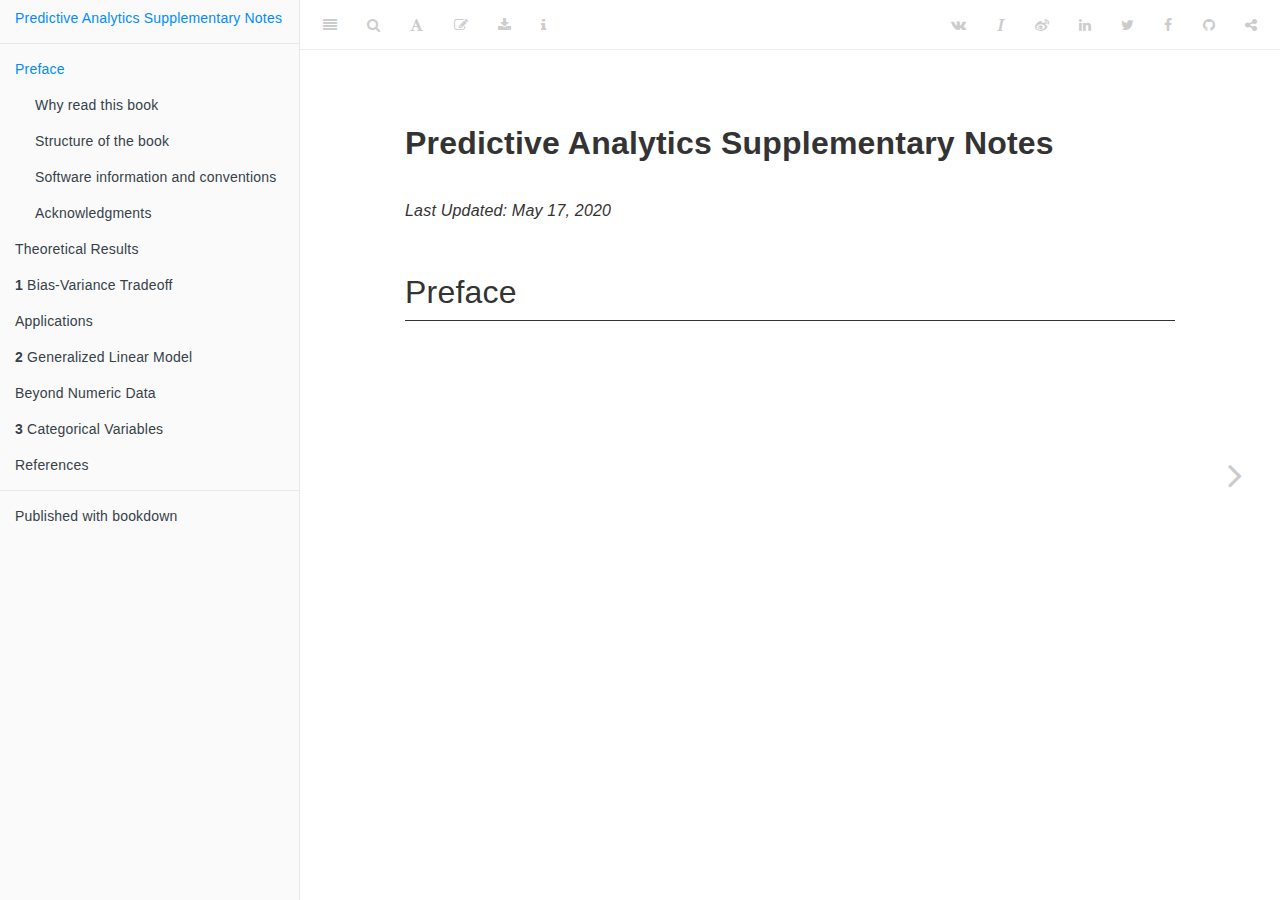
<file: index.html>
<!DOCTYPE html>
<html lang="" xml:lang="">
<head>

  <meta charset="utf-8" />
  <meta http-equiv="X-UA-Compatible" content="IE=edge" />
  <title>Predictive Analytics Supplementary Notes</title>
  <meta name="description" content="Supplementary notes to Daniel Linders’s lectures on predictive analytics with insurance and actuarial science applications" />
  <meta name="generator" content="bookdown 0.19 and GitBook 2.6.7" />

  <meta property="og:title" content="Predictive Analytics Supplementary Notes" />
  <meta property="og:type" content="book" />
  <meta property="og:url" content="https://daniellinders.github.io/predictive-analytics-supplementary-notes/" />
  
  <meta property="og:description" content="Supplementary notes to Daniel Linders’s lectures on predictive analytics with insurance and actuarial science applications" />
  <meta name="github-repo" content="daniellinders/predictive-analytics-supplementary-notes" />

  <meta name="twitter:card" content="summary" />
  <meta name="twitter:title" content="Predictive Analytics Supplementary Notes" />
  
  <meta name="twitter:description" content="Supplementary notes to Daniel Linders’s lectures on predictive analytics with insurance and actuarial science applications" />
  




  <meta name="viewport" content="width=device-width, initial-scale=1" />
  <meta name="apple-mobile-web-app-capable" content="yes" />
  <meta name="apple-mobile-web-app-status-bar-style" content="black" />
  
  

<link rel="next" href="why-read-this-book.html"/>
<script src="libs/header-attrs/header-attrs.js"></script>
<script src="libs/jquery/jquery.min.js"></script>
<link href="libs/gitbook/css/style.css" rel="stylesheet" />
<link href="libs/gitbook/css/plugin-table.css" rel="stylesheet" />
<link href="libs/gitbook/css/plugin-bookdown.css" rel="stylesheet" />
<link href="libs/gitbook/css/plugin-highlight.css" rel="stylesheet" />
<link href="libs/gitbook/css/plugin-search.css" rel="stylesheet" />
<link href="libs/gitbook/css/plugin-fontsettings.css" rel="stylesheet" />
<link href="libs/gitbook/css/plugin-clipboard.css" rel="stylesheet" />











<style type="text/css">
pre > code.sourceCode { white-space: pre; position: relative; }
pre > code.sourceCode > span { display: inline-block; line-height: 1.25; }
pre > code.sourceCode > span:empty { height: 1.2em; }
code.sourceCode > span { color: inherit; text-decoration: inherit; }
pre.sourceCode { margin: 0; }
@media screen {
div.sourceCode { overflow: auto; }
}
@media print {
pre > code.sourceCode { white-space: pre-wrap; }
pre > code.sourceCode > span { text-indent: -5em; padding-left: 5em; }
}
pre.numberSource code
  { counter-reset: source-line 0; }
pre.numberSource code > span
  { position: relative; left: -4em; counter-increment: source-line; }
pre.numberSource code > span > a:first-child::before
  { content: counter(source-line);
    position: relative; left: -1em; text-align: right; vertical-align: baseline;
    border: none; display: inline-block;
    -webkit-touch-callout: none; -webkit-user-select: none;
    -khtml-user-select: none; -moz-user-select: none;
    -ms-user-select: none; user-select: none;
    padding: 0 4px; width: 4em;
    color: #aaaaaa;
  }
pre.numberSource { margin-left: 3em; border-left: 1px solid #aaaaaa;  padding-left: 4px; }
div.sourceCode
  {   }
@media screen {
pre > code.sourceCode > span > a:first-child::before { text-decoration: underline; }
}
code span.al { color: #ff0000; font-weight: bold; } /* Alert */
code span.an { color: #60a0b0; font-weight: bold; font-style: italic; } /* Annotation */
code span.at { color: #7d9029; } /* Attribute */
code span.bn { color: #40a070; } /* BaseN */
code span.bu { } /* BuiltIn */
code span.cf { color: #007020; font-weight: bold; } /* ControlFlow */
code span.ch { color: #4070a0; } /* Char */
code span.cn { color: #880000; } /* Constant */
code span.co { color: #60a0b0; font-style: italic; } /* Comment */
code span.cv { color: #60a0b0; font-weight: bold; font-style: italic; } /* CommentVar */
code span.do { color: #ba2121; font-style: italic; } /* Documentation */
code span.dt { color: #902000; } /* DataType */
code span.dv { color: #40a070; } /* DecVal */
code span.er { color: #ff0000; font-weight: bold; } /* Error */
code span.ex { } /* Extension */
code span.fl { color: #40a070; } /* Float */
code span.fu { color: #06287e; } /* Function */
code span.im { } /* Import */
code span.in { color: #60a0b0; font-weight: bold; font-style: italic; } /* Information */
code span.kw { color: #007020; font-weight: bold; } /* Keyword */
code span.op { color: #666666; } /* Operator */
code span.ot { color: #007020; } /* Other */
code span.pp { color: #bc7a00; } /* Preprocessor */
code span.sc { color: #4070a0; } /* SpecialChar */
code span.ss { color: #bb6688; } /* SpecialString */
code span.st { color: #4070a0; } /* String */
code span.va { color: #19177c; } /* Variable */
code span.vs { color: #4070a0; } /* VerbatimString */
code span.wa { color: #60a0b0; font-weight: bold; font-style: italic; } /* Warning */
</style>

<link rel="stylesheet" href="css/style.css" type="text/css" />
</head>

<body>



  <div class="book without-animation with-summary font-size-2 font-family-1" data-basepath=".">

    <div class="book-summary">
      <nav role="navigation">

<ul class="summary">
<li><a href="./">Predictive Analytics Supplementary Notes</a></li>

<li class="divider"></li>
<li class="chapter" data-level="" data-path="index.html"><a href="index.html"><i class="fa fa-check"></i>Preface</a>
<ul>
<li class="chapter" data-level="" data-path="why-read-this-book.html"><a href="why-read-this-book.html"><i class="fa fa-check"></i>Why read this book</a></li>
<li class="chapter" data-level="" data-path="structure-of-the-book.html"><a href="structure-of-the-book.html"><i class="fa fa-check"></i>Structure of the book</a></li>
<li class="chapter" data-level="" data-path="software-information-and-conventions.html"><a href="software-information-and-conventions.html"><i class="fa fa-check"></i>Software information and conventions</a></li>
<li class="chapter" data-level="" data-path="acknowledgments.html"><a href="acknowledgments.html"><i class="fa fa-check"></i>Acknowledgments</a></li>
</ul></li>
<li class="chapter" data-level="" data-path="theoretical-results.html"><a href="theoretical-results.html"><i class="fa fa-check"></i>Theoretical Results</a></li>
<li class="chapter" data-level="1" data-path="bias-var-tradeoff.html"><a href="bias-var-tradeoff.html"><i class="fa fa-check"></i><b>1</b> Bias-Variance Tradeoff</a></li>
<li class="chapter" data-level="" data-path="applications.html"><a href="applications.html"><i class="fa fa-check"></i>Applications</a></li>
<li class="chapter" data-level="2" data-path="glm.html"><a href="glm.html"><i class="fa fa-check"></i><b>2</b> Generalized Linear Model</a></li>
<li class="chapter" data-level="" data-path="beyond-numeric-data.html"><a href="beyond-numeric-data.html"><i class="fa fa-check"></i>Beyond Numeric Data</a></li>
<li class="chapter" data-level="3" data-path="cat-vars.html"><a href="cat-vars.html"><i class="fa fa-check"></i><b>3</b> Categorical Variables</a></li>
<li class="chapter" data-level="" data-path="references.html"><a href="references.html"><i class="fa fa-check"></i>References</a></li>
<li class="divider"></li>
<li><a href="https://bookdown.org" target="_blank">Published with bookdown</a></li>

</ul>

      </nav>
    </div>

    <div class="book-body">
      <div class="body-inner">
        <div class="book-header" role="navigation">
          <h1>
            <i class="fa fa-circle-o-notch fa-spin"></i><a href="./">Predictive Analytics Supplementary Notes</a>
          </h1>
        </div>

        <div class="page-wrapper" tabindex="-1" role="main">
          <div class="page-inner">

            <section class="normal" id="section-">
<div id="header">
<h1 class="title">Predictive Analytics Supplementary Notes</h1>
<p class="date"><em>Last Updated: May 17, 2020</em></p>
</div>
<div id="preface" class="section level1 unnumbered" number="">
<h1>Preface</h1>
</div>
            </section>

          </div>
        </div>
      </div>

<a href="why-read-this-book.html" class="navigation navigation-next navigation-unique" aria-label="Next page"><i class="fa fa-angle-right"></i></a>
    </div>
  </div>
<script src="libs/gitbook/js/app.min.js"></script>
<script src="libs/gitbook/js/lunr.js"></script>
<script src="libs/gitbook/js/clipboard.min.js"></script>
<script src="libs/gitbook/js/plugin-search.js"></script>
<script src="libs/gitbook/js/plugin-sharing.js"></script>
<script src="libs/gitbook/js/plugin-fontsettings.js"></script>
<script src="libs/gitbook/js/plugin-bookdown.js"></script>
<script src="libs/gitbook/js/jquery.highlight.js"></script>
<script src="libs/gitbook/js/plugin-clipboard.js"></script>
<script>
gitbook.require(["gitbook"], function(gitbook) {
gitbook.start({
"sharing": {
"github": true,
"facebook": true,
"twitter": true,
"linkedin": true,
"weibo": true,
"instapaper": true,
"vk": true,
"all": ["facebook", "twitter", "linkedin", "weibo", "instapaper"]
},
"fontsettings": {
"theme": "white",
"family": "sans",
"size": 2
},
"edit": {
"link": "https://github.com/daniellinders/predictive-analytics-supplementary-notes/edit/master/index.Rmd",
"text": "Edit"
},
"history": {
"link": null,
"text": null
},
"view": {
"link": null,
"text": null
},
"download": ["predictive-analytics-supplementary-notes.pdf", "predictive-analytics-supplementary-notes.epub", "predictive-analytics-supplementary-notes.mobi"],
"toc": {
"collapse": "section",
"scroll_highlight": true
},
"toolbar": {
"position": "fixed"
},
"info": true
});
});
</script>

</body>

</html>
</file>
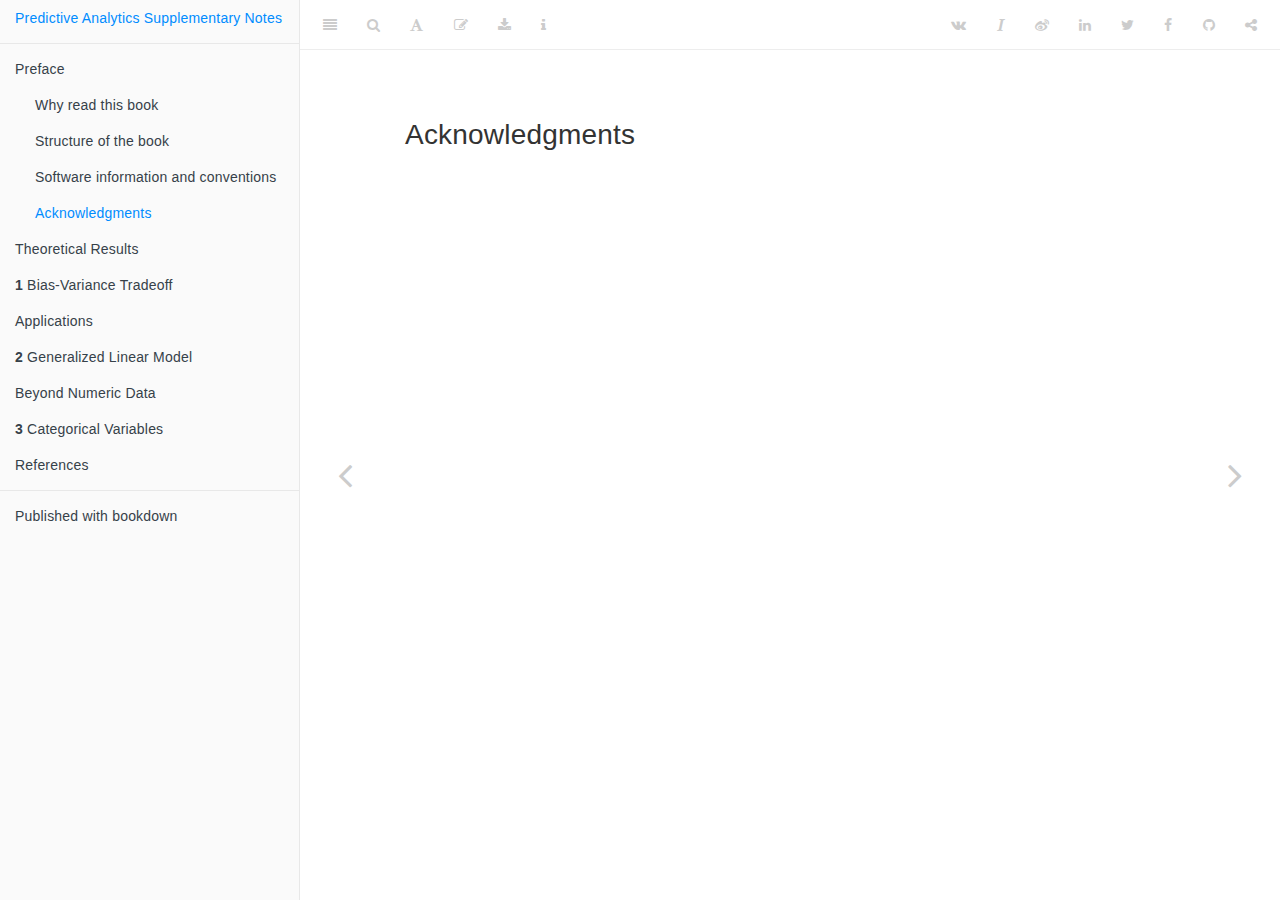
<file: acknowledgments.html>
<!DOCTYPE html>
<html lang="" xml:lang="">
<head>

  <meta charset="utf-8" />
  <meta http-equiv="X-UA-Compatible" content="IE=edge" />
  <title>Acknowledgments | Predictive Analytics Supplementary Notes</title>
  <meta name="description" content="Supplementary notes to Daniel Linders’s lectures on predictive analytics with insurance and actuarial science applications" />
  <meta name="generator" content="bookdown 0.19 and GitBook 2.6.7" />

  <meta property="og:title" content="Acknowledgments | Predictive Analytics Supplementary Notes" />
  <meta property="og:type" content="book" />
  <meta property="og:url" content="https://daniellinders.github.io/predictive-analytics-supplementary-notes/" />
  
  <meta property="og:description" content="Supplementary notes to Daniel Linders’s lectures on predictive analytics with insurance and actuarial science applications" />
  <meta name="github-repo" content="daniellinders/predictive-analytics-supplementary-notes" />

  <meta name="twitter:card" content="summary" />
  <meta name="twitter:title" content="Acknowledgments | Predictive Analytics Supplementary Notes" />
  
  <meta name="twitter:description" content="Supplementary notes to Daniel Linders’s lectures on predictive analytics with insurance and actuarial science applications" />
  




  <meta name="viewport" content="width=device-width, initial-scale=1" />
  <meta name="apple-mobile-web-app-capable" content="yes" />
  <meta name="apple-mobile-web-app-status-bar-style" content="black" />
  
  
<link rel="prev" href="software-information-and-conventions.html"/>
<link rel="next" href="theoretical-results.html"/>
<script src="libs/header-attrs/header-attrs.js"></script>
<script src="libs/jquery/jquery.min.js"></script>
<link href="libs/gitbook/css/style.css" rel="stylesheet" />
<link href="libs/gitbook/css/plugin-table.css" rel="stylesheet" />
<link href="libs/gitbook/css/plugin-bookdown.css" rel="stylesheet" />
<link href="libs/gitbook/css/plugin-highlight.css" rel="stylesheet" />
<link href="libs/gitbook/css/plugin-search.css" rel="stylesheet" />
<link href="libs/gitbook/css/plugin-fontsettings.css" rel="stylesheet" />
<link href="libs/gitbook/css/plugin-clipboard.css" rel="stylesheet" />











<style type="text/css">
pre > code.sourceCode { white-space: pre; position: relative; }
pre > code.sourceCode > span { display: inline-block; line-height: 1.25; }
pre > code.sourceCode > span:empty { height: 1.2em; }
code.sourceCode > span { color: inherit; text-decoration: inherit; }
pre.sourceCode { margin: 0; }
@media screen {
div.sourceCode { overflow: auto; }
}
@media print {
pre > code.sourceCode { white-space: pre-wrap; }
pre > code.sourceCode > span { text-indent: -5em; padding-left: 5em; }
}
pre.numberSource code
  { counter-reset: source-line 0; }
pre.numberSource code > span
  { position: relative; left: -4em; counter-increment: source-line; }
pre.numberSource code > span > a:first-child::before
  { content: counter(source-line);
    position: relative; left: -1em; text-align: right; vertical-align: baseline;
    border: none; display: inline-block;
    -webkit-touch-callout: none; -webkit-user-select: none;
    -khtml-user-select: none; -moz-user-select: none;
    -ms-user-select: none; user-select: none;
    padding: 0 4px; width: 4em;
    color: #aaaaaa;
  }
pre.numberSource { margin-left: 3em; border-left: 1px solid #aaaaaa;  padding-left: 4px; }
div.sourceCode
  {   }
@media screen {
pre > code.sourceCode > span > a:first-child::before { text-decoration: underline; }
}
code span.al { color: #ff0000; font-weight: bold; } /* Alert */
code span.an { color: #60a0b0; font-weight: bold; font-style: italic; } /* Annotation */
code span.at { color: #7d9029; } /* Attribute */
code span.bn { color: #40a070; } /* BaseN */
code span.bu { } /* BuiltIn */
code span.cf { color: #007020; font-weight: bold; } /* ControlFlow */
code span.ch { color: #4070a0; } /* Char */
code span.cn { color: #880000; } /* Constant */
code span.co { color: #60a0b0; font-style: italic; } /* Comment */
code span.cv { color: #60a0b0; font-weight: bold; font-style: italic; } /* CommentVar */
code span.do { color: #ba2121; font-style: italic; } /* Documentation */
code span.dt { color: #902000; } /* DataType */
code span.dv { color: #40a070; } /* DecVal */
code span.er { color: #ff0000; font-weight: bold; } /* Error */
code span.ex { } /* Extension */
code span.fl { color: #40a070; } /* Float */
code span.fu { color: #06287e; } /* Function */
code span.im { } /* Import */
code span.in { color: #60a0b0; font-weight: bold; font-style: italic; } /* Information */
code span.kw { color: #007020; font-weight: bold; } /* Keyword */
code span.op { color: #666666; } /* Operator */
code span.ot { color: #007020; } /* Other */
code span.pp { color: #bc7a00; } /* Preprocessor */
code span.sc { color: #4070a0; } /* SpecialChar */
code span.ss { color: #bb6688; } /* SpecialString */
code span.st { color: #4070a0; } /* String */
code span.va { color: #19177c; } /* Variable */
code span.vs { color: #4070a0; } /* VerbatimString */
code span.wa { color: #60a0b0; font-weight: bold; font-style: italic; } /* Warning */
</style>

<link rel="stylesheet" href="css/style.css" type="text/css" />
</head>

<body>



  <div class="book without-animation with-summary font-size-2 font-family-1" data-basepath=".">

    <div class="book-summary">
      <nav role="navigation">

<ul class="summary">
<li><a href="./">Predictive Analytics Supplementary Notes</a></li>

<li class="divider"></li>
<li class="chapter" data-level="" data-path="index.html"><a href="index.html"><i class="fa fa-check"></i>Preface</a>
<ul>
<li class="chapter" data-level="" data-path="why-read-this-book.html"><a href="why-read-this-book.html"><i class="fa fa-check"></i>Why read this book</a></li>
<li class="chapter" data-level="" data-path="structure-of-the-book.html"><a href="structure-of-the-book.html"><i class="fa fa-check"></i>Structure of the book</a></li>
<li class="chapter" data-level="" data-path="software-information-and-conventions.html"><a href="software-information-and-conventions.html"><i class="fa fa-check"></i>Software information and conventions</a></li>
<li class="chapter" data-level="" data-path="acknowledgments.html"><a href="acknowledgments.html"><i class="fa fa-check"></i>Acknowledgments</a></li>
</ul></li>
<li class="chapter" data-level="" data-path="theoretical-results.html"><a href="theoretical-results.html"><i class="fa fa-check"></i>Theoretical Results</a></li>
<li class="chapter" data-level="1" data-path="bias-var-tradeoff.html"><a href="bias-var-tradeoff.html"><i class="fa fa-check"></i><b>1</b> Bias-Variance Tradeoff</a></li>
<li class="chapter" data-level="" data-path="applications.html"><a href="applications.html"><i class="fa fa-check"></i>Applications</a></li>
<li class="chapter" data-level="2" data-path="glm.html"><a href="glm.html"><i class="fa fa-check"></i><b>2</b> Generalized Linear Model</a></li>
<li class="chapter" data-level="" data-path="beyond-numeric-data.html"><a href="beyond-numeric-data.html"><i class="fa fa-check"></i>Beyond Numeric Data</a></li>
<li class="chapter" data-level="3" data-path="cat-vars.html"><a href="cat-vars.html"><i class="fa fa-check"></i><b>3</b> Categorical Variables</a></li>
<li class="chapter" data-level="" data-path="references.html"><a href="references.html"><i class="fa fa-check"></i>References</a></li>
<li class="divider"></li>
<li><a href="https://bookdown.org" target="_blank">Published with bookdown</a></li>

</ul>

      </nav>
    </div>

    <div class="book-body">
      <div class="body-inner">
        <div class="book-header" role="navigation">
          <h1>
            <i class="fa fa-circle-o-notch fa-spin"></i><a href="./">Predictive Analytics Supplementary Notes</a>
          </h1>
        </div>

        <div class="page-wrapper" tabindex="-1" role="main">
          <div class="page-inner">

            <section class="normal" id="section-">
<div id="acknowledgments" class="section level2 unnumbered" number="">
<h2>Acknowledgments</h2>

</div>
<!-- </div> -->
            </section>

          </div>
        </div>
      </div>
<a href="software-information-and-conventions.html" class="navigation navigation-prev " aria-label="Previous page"><i class="fa fa-angle-left"></i></a>
<a href="theoretical-results.html" class="navigation navigation-next " aria-label="Next page"><i class="fa fa-angle-right"></i></a>
    </div>
  </div>
<script src="libs/gitbook/js/app.min.js"></script>
<script src="libs/gitbook/js/lunr.js"></script>
<script src="libs/gitbook/js/clipboard.min.js"></script>
<script src="libs/gitbook/js/plugin-search.js"></script>
<script src="libs/gitbook/js/plugin-sharing.js"></script>
<script src="libs/gitbook/js/plugin-fontsettings.js"></script>
<script src="libs/gitbook/js/plugin-bookdown.js"></script>
<script src="libs/gitbook/js/jquery.highlight.js"></script>
<script src="libs/gitbook/js/plugin-clipboard.js"></script>
<script>
gitbook.require(["gitbook"], function(gitbook) {
gitbook.start({
"sharing": {
"github": true,
"facebook": true,
"twitter": true,
"linkedin": true,
"weibo": true,
"instapaper": true,
"vk": true,
"all": ["facebook", "twitter", "linkedin", "weibo", "instapaper"]
},
"fontsettings": {
"theme": "white",
"family": "sans",
"size": 2
},
"edit": {
"link": "https://github.com/daniellinders/predictive-analytics-supplementary-notes/edit/master/index.Rmd",
"text": "Edit"
},
"history": {
"link": null,
"text": null
},
"view": {
"link": null,
"text": null
},
"download": ["predictive-analytics-supplementary-notes.pdf", "predictive-analytics-supplementary-notes.epub", "predictive-analytics-supplementary-notes.mobi"],
"toc": {
"collapse": "section",
"scroll_highlight": true
},
"toolbar": {
"position": "fixed"
},
"info": true
});
});
</script>

</body>

</html>
</file>
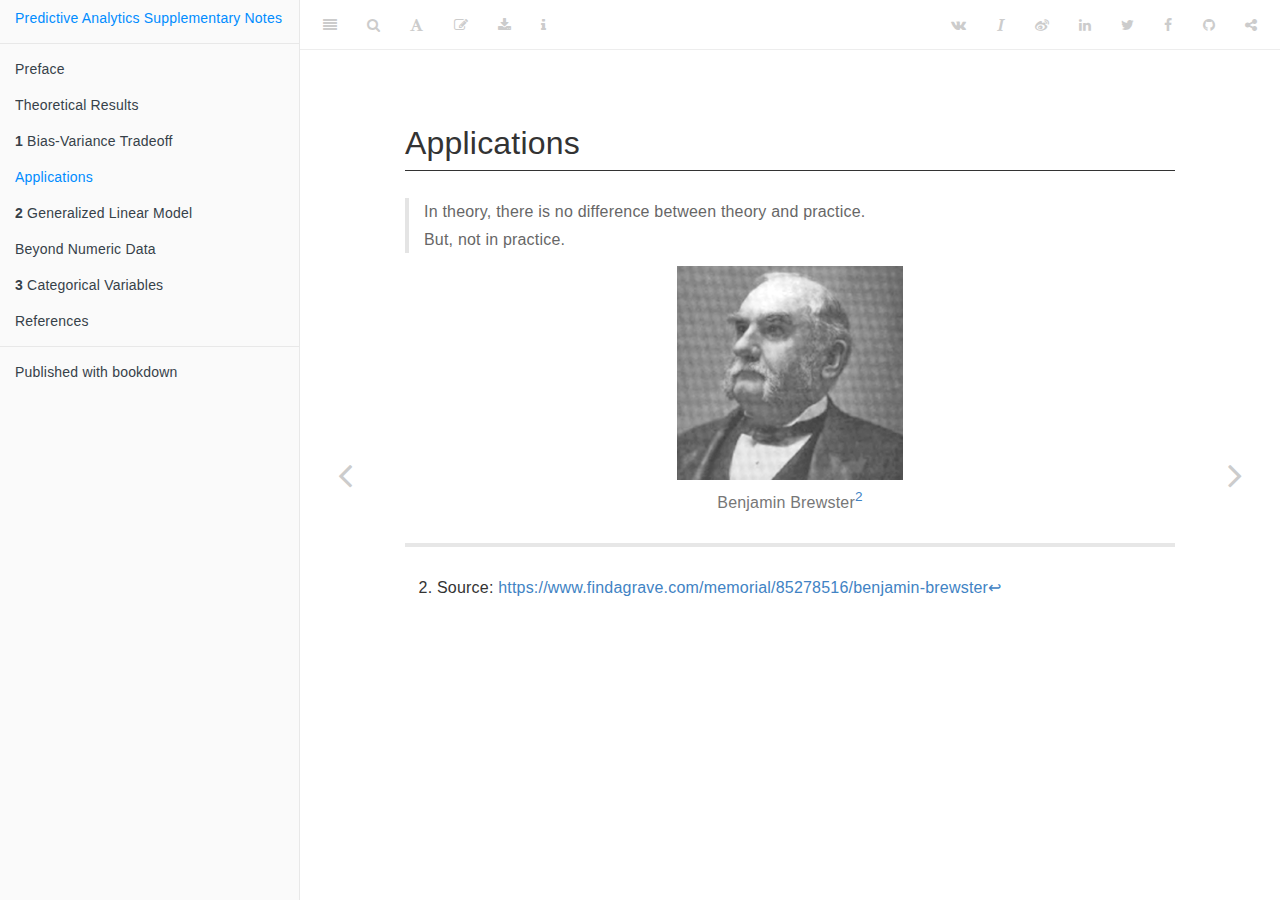
<file: applications.html>
<!DOCTYPE html>
<html lang="" xml:lang="">
<head>

  <meta charset="utf-8" />
  <meta http-equiv="X-UA-Compatible" content="IE=edge" />
  <title>Applications | Predictive Analytics Supplementary Notes</title>
  <meta name="description" content="Supplementary notes to Daniel Linders’s lectures on predictive analytics with insurance and actuarial science applications" />
  <meta name="generator" content="bookdown 0.19 and GitBook 2.6.7" />

  <meta property="og:title" content="Applications | Predictive Analytics Supplementary Notes" />
  <meta property="og:type" content="book" />
  <meta property="og:url" content="https://daniellinders.github.io/predictive-analytics-supplementary-notes/" />
  
  <meta property="og:description" content="Supplementary notes to Daniel Linders’s lectures on predictive analytics with insurance and actuarial science applications" />
  <meta name="github-repo" content="daniellinders/predictive-analytics-supplementary-notes" />

  <meta name="twitter:card" content="summary" />
  <meta name="twitter:title" content="Applications | Predictive Analytics Supplementary Notes" />
  
  <meta name="twitter:description" content="Supplementary notes to Daniel Linders’s lectures on predictive analytics with insurance and actuarial science applications" />
  




  <meta name="viewport" content="width=device-width, initial-scale=1" />
  <meta name="apple-mobile-web-app-capable" content="yes" />
  <meta name="apple-mobile-web-app-status-bar-style" content="black" />
  
  
<link rel="prev" href="bias-var-tradeoff.html"/>
<link rel="next" href="glm.html"/>
<script src="libs/header-attrs/header-attrs.js"></script>
<script src="libs/jquery/jquery.min.js"></script>
<link href="libs/gitbook/css/style.css" rel="stylesheet" />
<link href="libs/gitbook/css/plugin-table.css" rel="stylesheet" />
<link href="libs/gitbook/css/plugin-bookdown.css" rel="stylesheet" />
<link href="libs/gitbook/css/plugin-highlight.css" rel="stylesheet" />
<link href="libs/gitbook/css/plugin-search.css" rel="stylesheet" />
<link href="libs/gitbook/css/plugin-fontsettings.css" rel="stylesheet" />
<link href="libs/gitbook/css/plugin-clipboard.css" rel="stylesheet" />











<style type="text/css">
pre > code.sourceCode { white-space: pre; position: relative; }
pre > code.sourceCode > span { display: inline-block; line-height: 1.25; }
pre > code.sourceCode > span:empty { height: 1.2em; }
code.sourceCode > span { color: inherit; text-decoration: inherit; }
pre.sourceCode { margin: 0; }
@media screen {
div.sourceCode { overflow: auto; }
}
@media print {
pre > code.sourceCode { white-space: pre-wrap; }
pre > code.sourceCode > span { text-indent: -5em; padding-left: 5em; }
}
pre.numberSource code
  { counter-reset: source-line 0; }
pre.numberSource code > span
  { position: relative; left: -4em; counter-increment: source-line; }
pre.numberSource code > span > a:first-child::before
  { content: counter(source-line);
    position: relative; left: -1em; text-align: right; vertical-align: baseline;
    border: none; display: inline-block;
    -webkit-touch-callout: none; -webkit-user-select: none;
    -khtml-user-select: none; -moz-user-select: none;
    -ms-user-select: none; user-select: none;
    padding: 0 4px; width: 4em;
    color: #aaaaaa;
  }
pre.numberSource { margin-left: 3em; border-left: 1px solid #aaaaaa;  padding-left: 4px; }
div.sourceCode
  {   }
@media screen {
pre > code.sourceCode > span > a:first-child::before { text-decoration: underline; }
}
code span.al { color: #ff0000; font-weight: bold; } /* Alert */
code span.an { color: #60a0b0; font-weight: bold; font-style: italic; } /* Annotation */
code span.at { color: #7d9029; } /* Attribute */
code span.bn { color: #40a070; } /* BaseN */
code span.bu { } /* BuiltIn */
code span.cf { color: #007020; font-weight: bold; } /* ControlFlow */
code span.ch { color: #4070a0; } /* Char */
code span.cn { color: #880000; } /* Constant */
code span.co { color: #60a0b0; font-style: italic; } /* Comment */
code span.cv { color: #60a0b0; font-weight: bold; font-style: italic; } /* CommentVar */
code span.do { color: #ba2121; font-style: italic; } /* Documentation */
code span.dt { color: #902000; } /* DataType */
code span.dv { color: #40a070; } /* DecVal */
code span.er { color: #ff0000; font-weight: bold; } /* Error */
code span.ex { } /* Extension */
code span.fl { color: #40a070; } /* Float */
code span.fu { color: #06287e; } /* Function */
code span.im { } /* Import */
code span.in { color: #60a0b0; font-weight: bold; font-style: italic; } /* Information */
code span.kw { color: #007020; font-weight: bold; } /* Keyword */
code span.op { color: #666666; } /* Operator */
code span.ot { color: #007020; } /* Other */
code span.pp { color: #bc7a00; } /* Preprocessor */
code span.sc { color: #4070a0; } /* SpecialChar */
code span.ss { color: #bb6688; } /* SpecialString */
code span.st { color: #4070a0; } /* String */
code span.va { color: #19177c; } /* Variable */
code span.vs { color: #4070a0; } /* VerbatimString */
code span.wa { color: #60a0b0; font-weight: bold; font-style: italic; } /* Warning */
</style>

<link rel="stylesheet" href="css/style.css" type="text/css" />
</head>

<body>



  <div class="book without-animation with-summary font-size-2 font-family-1" data-basepath=".">

    <div class="book-summary">
      <nav role="navigation">

<ul class="summary">
<li><a href="./">Predictive Analytics Supplementary Notes</a></li>

<li class="divider"></li>
<li class="chapter" data-level="" data-path="index.html"><a href="index.html"><i class="fa fa-check"></i>Preface</a>
<ul>
<li class="chapter" data-level="" data-path="why-read-this-book.html"><a href="why-read-this-book.html"><i class="fa fa-check"></i>Why read this book</a></li>
<li class="chapter" data-level="" data-path="structure-of-the-book.html"><a href="structure-of-the-book.html"><i class="fa fa-check"></i>Structure of the book</a></li>
<li class="chapter" data-level="" data-path="software-information-and-conventions.html"><a href="software-information-and-conventions.html"><i class="fa fa-check"></i>Software information and conventions</a></li>
<li class="chapter" data-level="" data-path="acknowledgments.html"><a href="acknowledgments.html"><i class="fa fa-check"></i>Acknowledgments</a></li>
</ul></li>
<li class="chapter" data-level="" data-path="theoretical-results.html"><a href="theoretical-results.html"><i class="fa fa-check"></i>Theoretical Results</a></li>
<li class="chapter" data-level="1" data-path="bias-var-tradeoff.html"><a href="bias-var-tradeoff.html"><i class="fa fa-check"></i><b>1</b> Bias-Variance Tradeoff</a></li>
<li class="chapter" data-level="" data-path="applications.html"><a href="applications.html"><i class="fa fa-check"></i>Applications</a></li>
<li class="chapter" data-level="2" data-path="glm.html"><a href="glm.html"><i class="fa fa-check"></i><b>2</b> Generalized Linear Model</a></li>
<li class="chapter" data-level="" data-path="beyond-numeric-data.html"><a href="beyond-numeric-data.html"><i class="fa fa-check"></i>Beyond Numeric Data</a></li>
<li class="chapter" data-level="3" data-path="cat-vars.html"><a href="cat-vars.html"><i class="fa fa-check"></i><b>3</b> Categorical Variables</a></li>
<li class="chapter" data-level="" data-path="references.html"><a href="references.html"><i class="fa fa-check"></i>References</a></li>
<li class="divider"></li>
<li><a href="https://bookdown.org" target="_blank">Published with bookdown</a></li>

</ul>

      </nav>
    </div>

    <div class="book-body">
      <div class="body-inner">
        <div class="book-header" role="navigation">
          <h1>
            <i class="fa fa-circle-o-notch fa-spin"></i><a href="./">Predictive Analytics Supplementary Notes</a>
          </h1>
        </div>

        <div class="page-wrapper" tabindex="-1" role="main">
          <div class="page-inner">

            <section class="normal" id="section-">
<div id="applications" class="section level1 unnumbered" number="">
<h1>Applications</h1>
<blockquote>
<p>In theory, there is no difference between theory and practice.<br />
But, not in practice.</p>
</blockquote>
<center>
<div class="figure">
<img src="images/quotes/Benjamin-Brewster.jpg" alt="" />
<p class="caption">Benjamin Brewster<a href="#fn2" class="footnote-ref" id="fnref2"><sup>2</sup></a></p>
</div>
</center>

</div>
<div class="footnotes">
<hr />
<ol start="2">
<li id="fn2"><p>Source: <a href="https://www.findagrave.com/memorial/85278516/benjamin-brewster" class="uri">https://www.findagrave.com/memorial/85278516/benjamin-brewster</a><a href="applications.html#fnref2" class="footnote-back">↩︎</a></p></li>
</ol>
</div>
            </section>

          </div>
        </div>
      </div>
<a href="bias-var-tradeoff.html" class="navigation navigation-prev " aria-label="Previous page"><i class="fa fa-angle-left"></i></a>
<a href="glm.html" class="navigation navigation-next " aria-label="Next page"><i class="fa fa-angle-right"></i></a>
    </div>
  </div>
<script src="libs/gitbook/js/app.min.js"></script>
<script src="libs/gitbook/js/lunr.js"></script>
<script src="libs/gitbook/js/clipboard.min.js"></script>
<script src="libs/gitbook/js/plugin-search.js"></script>
<script src="libs/gitbook/js/plugin-sharing.js"></script>
<script src="libs/gitbook/js/plugin-fontsettings.js"></script>
<script src="libs/gitbook/js/plugin-bookdown.js"></script>
<script src="libs/gitbook/js/jquery.highlight.js"></script>
<script src="libs/gitbook/js/plugin-clipboard.js"></script>
<script>
gitbook.require(["gitbook"], function(gitbook) {
gitbook.start({
"sharing": {
"github": true,
"facebook": true,
"twitter": true,
"linkedin": true,
"weibo": true,
"instapaper": true,
"vk": true,
"all": ["facebook", "twitter", "linkedin", "weibo", "instapaper"]
},
"fontsettings": {
"theme": "white",
"family": "sans",
"size": 2
},
"edit": {
"link": "https://github.com/daniellinders/predictive-analytics-supplementary-notes/edit/master/020-application.Rmd",
"text": "Edit"
},
"history": {
"link": null,
"text": null
},
"view": {
"link": null,
"text": null
},
"download": ["predictive-analytics-supplementary-notes.pdf", "predictive-analytics-supplementary-notes.epub", "predictive-analytics-supplementary-notes.mobi"],
"toc": {
"collapse": "section",
"scroll_highlight": true
},
"toolbar": {
"position": "fixed"
},
"info": true
});
});
</script>

</body>

</html>
</file>
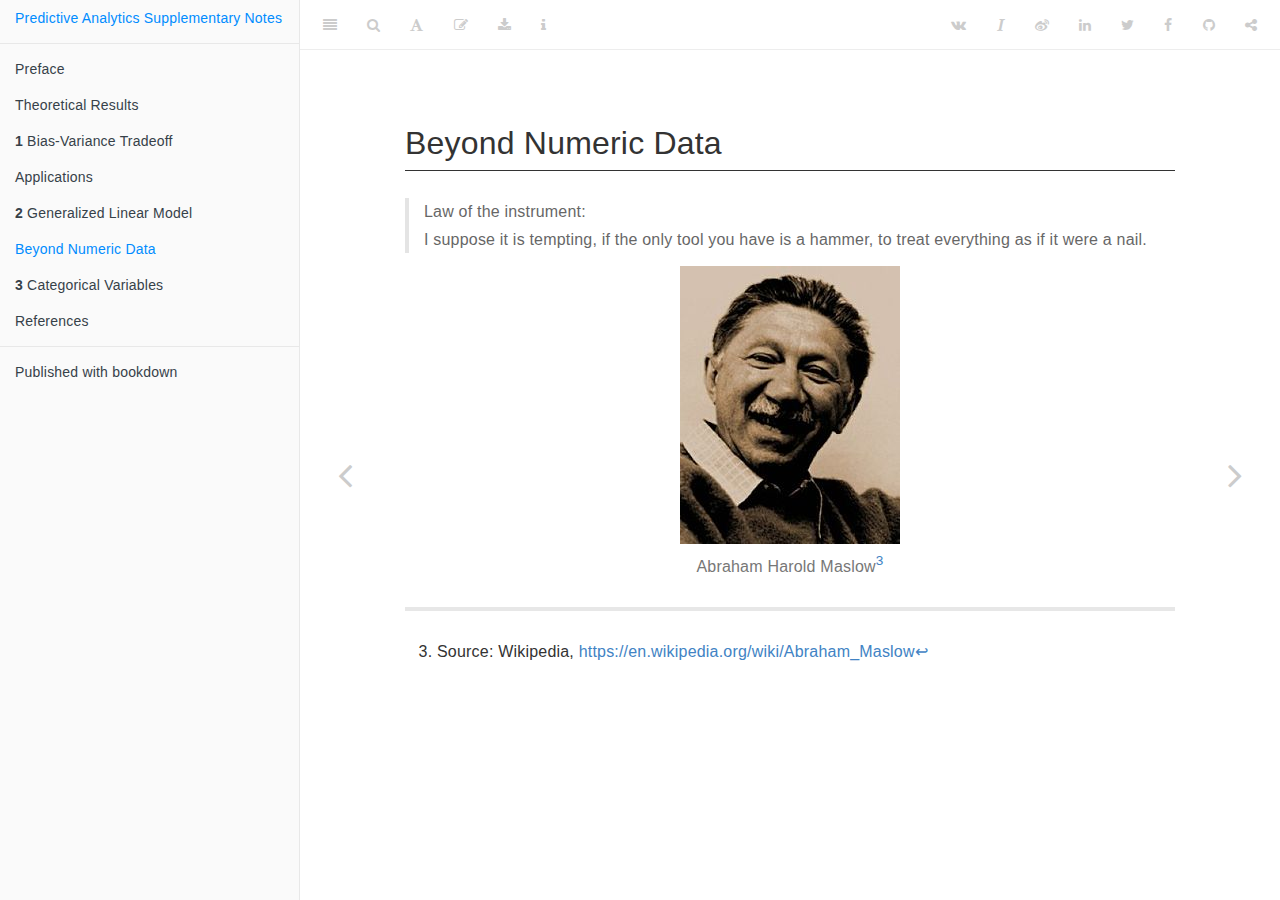
<file: beyond-numeric-data.html>
<!DOCTYPE html>
<html lang="" xml:lang="">
<head>

  <meta charset="utf-8" />
  <meta http-equiv="X-UA-Compatible" content="IE=edge" />
  <title>Beyond Numeric Data | Predictive Analytics Supplementary Notes</title>
  <meta name="description" content="Supplementary notes to Daniel Linders’s lectures on predictive analytics with insurance and actuarial science applications" />
  <meta name="generator" content="bookdown 0.19 and GitBook 2.6.7" />

  <meta property="og:title" content="Beyond Numeric Data | Predictive Analytics Supplementary Notes" />
  <meta property="og:type" content="book" />
  <meta property="og:url" content="https://daniellinders.github.io/predictive-analytics-supplementary-notes/" />
  
  <meta property="og:description" content="Supplementary notes to Daniel Linders’s lectures on predictive analytics with insurance and actuarial science applications" />
  <meta name="github-repo" content="daniellinders/predictive-analytics-supplementary-notes" />

  <meta name="twitter:card" content="summary" />
  <meta name="twitter:title" content="Beyond Numeric Data | Predictive Analytics Supplementary Notes" />
  
  <meta name="twitter:description" content="Supplementary notes to Daniel Linders’s lectures on predictive analytics with insurance and actuarial science applications" />
  




  <meta name="viewport" content="width=device-width, initial-scale=1" />
  <meta name="apple-mobile-web-app-capable" content="yes" />
  <meta name="apple-mobile-web-app-status-bar-style" content="black" />
  
  
<link rel="prev" href="glm.html"/>
<link rel="next" href="cat-vars.html"/>
<script src="libs/header-attrs/header-attrs.js"></script>
<script src="libs/jquery/jquery.min.js"></script>
<link href="libs/gitbook/css/style.css" rel="stylesheet" />
<link href="libs/gitbook/css/plugin-table.css" rel="stylesheet" />
<link href="libs/gitbook/css/plugin-bookdown.css" rel="stylesheet" />
<link href="libs/gitbook/css/plugin-highlight.css" rel="stylesheet" />
<link href="libs/gitbook/css/plugin-search.css" rel="stylesheet" />
<link href="libs/gitbook/css/plugin-fontsettings.css" rel="stylesheet" />
<link href="libs/gitbook/css/plugin-clipboard.css" rel="stylesheet" />











<style type="text/css">
pre > code.sourceCode { white-space: pre; position: relative; }
pre > code.sourceCode > span { display: inline-block; line-height: 1.25; }
pre > code.sourceCode > span:empty { height: 1.2em; }
code.sourceCode > span { color: inherit; text-decoration: inherit; }
pre.sourceCode { margin: 0; }
@media screen {
div.sourceCode { overflow: auto; }
}
@media print {
pre > code.sourceCode { white-space: pre-wrap; }
pre > code.sourceCode > span { text-indent: -5em; padding-left: 5em; }
}
pre.numberSource code
  { counter-reset: source-line 0; }
pre.numberSource code > span
  { position: relative; left: -4em; counter-increment: source-line; }
pre.numberSource code > span > a:first-child::before
  { content: counter(source-line);
    position: relative; left: -1em; text-align: right; vertical-align: baseline;
    border: none; display: inline-block;
    -webkit-touch-callout: none; -webkit-user-select: none;
    -khtml-user-select: none; -moz-user-select: none;
    -ms-user-select: none; user-select: none;
    padding: 0 4px; width: 4em;
    color: #aaaaaa;
  }
pre.numberSource { margin-left: 3em; border-left: 1px solid #aaaaaa;  padding-left: 4px; }
div.sourceCode
  {   }
@media screen {
pre > code.sourceCode > span > a:first-child::before { text-decoration: underline; }
}
code span.al { color: #ff0000; font-weight: bold; } /* Alert */
code span.an { color: #60a0b0; font-weight: bold; font-style: italic; } /* Annotation */
code span.at { color: #7d9029; } /* Attribute */
code span.bn { color: #40a070; } /* BaseN */
code span.bu { } /* BuiltIn */
code span.cf { color: #007020; font-weight: bold; } /* ControlFlow */
code span.ch { color: #4070a0; } /* Char */
code span.cn { color: #880000; } /* Constant */
code span.co { color: #60a0b0; font-style: italic; } /* Comment */
code span.cv { color: #60a0b0; font-weight: bold; font-style: italic; } /* CommentVar */
code span.do { color: #ba2121; font-style: italic; } /* Documentation */
code span.dt { color: #902000; } /* DataType */
code span.dv { color: #40a070; } /* DecVal */
code span.er { color: #ff0000; font-weight: bold; } /* Error */
code span.ex { } /* Extension */
code span.fl { color: #40a070; } /* Float */
code span.fu { color: #06287e; } /* Function */
code span.im { } /* Import */
code span.in { color: #60a0b0; font-weight: bold; font-style: italic; } /* Information */
code span.kw { color: #007020; font-weight: bold; } /* Keyword */
code span.op { color: #666666; } /* Operator */
code span.ot { color: #007020; } /* Other */
code span.pp { color: #bc7a00; } /* Preprocessor */
code span.sc { color: #4070a0; } /* SpecialChar */
code span.ss { color: #bb6688; } /* SpecialString */
code span.st { color: #4070a0; } /* String */
code span.va { color: #19177c; } /* Variable */
code span.vs { color: #4070a0; } /* VerbatimString */
code span.wa { color: #60a0b0; font-weight: bold; font-style: italic; } /* Warning */
</style>

<link rel="stylesheet" href="css/style.css" type="text/css" />
</head>

<body>



  <div class="book without-animation with-summary font-size-2 font-family-1" data-basepath=".">

    <div class="book-summary">
      <nav role="navigation">

<ul class="summary">
<li><a href="./">Predictive Analytics Supplementary Notes</a></li>

<li class="divider"></li>
<li class="chapter" data-level="" data-path="index.html"><a href="index.html"><i class="fa fa-check"></i>Preface</a>
<ul>
<li class="chapter" data-level="" data-path="why-read-this-book.html"><a href="why-read-this-book.html"><i class="fa fa-check"></i>Why read this book</a></li>
<li class="chapter" data-level="" data-path="structure-of-the-book.html"><a href="structure-of-the-book.html"><i class="fa fa-check"></i>Structure of the book</a></li>
<li class="chapter" data-level="" data-path="software-information-and-conventions.html"><a href="software-information-and-conventions.html"><i class="fa fa-check"></i>Software information and conventions</a></li>
<li class="chapter" data-level="" data-path="acknowledgments.html"><a href="acknowledgments.html"><i class="fa fa-check"></i>Acknowledgments</a></li>
</ul></li>
<li class="chapter" data-level="" data-path="theoretical-results.html"><a href="theoretical-results.html"><i class="fa fa-check"></i>Theoretical Results</a></li>
<li class="chapter" data-level="1" data-path="bias-var-tradeoff.html"><a href="bias-var-tradeoff.html"><i class="fa fa-check"></i><b>1</b> Bias-Variance Tradeoff</a></li>
<li class="chapter" data-level="" data-path="applications.html"><a href="applications.html"><i class="fa fa-check"></i>Applications</a></li>
<li class="chapter" data-level="2" data-path="glm.html"><a href="glm.html"><i class="fa fa-check"></i><b>2</b> Generalized Linear Model</a></li>
<li class="chapter" data-level="" data-path="beyond-numeric-data.html"><a href="beyond-numeric-data.html"><i class="fa fa-check"></i>Beyond Numeric Data</a></li>
<li class="chapter" data-level="3" data-path="cat-vars.html"><a href="cat-vars.html"><i class="fa fa-check"></i><b>3</b> Categorical Variables</a></li>
<li class="chapter" data-level="" data-path="references.html"><a href="references.html"><i class="fa fa-check"></i>References</a></li>
<li class="divider"></li>
<li><a href="https://bookdown.org" target="_blank">Published with bookdown</a></li>

</ul>

      </nav>
    </div>

    <div class="book-body">
      <div class="body-inner">
        <div class="book-header" role="navigation">
          <h1>
            <i class="fa fa-circle-o-notch fa-spin"></i><a href="./">Predictive Analytics Supplementary Notes</a>
          </h1>
        </div>

        <div class="page-wrapper" tabindex="-1" role="main">
          <div class="page-inner">

            <section class="normal" id="section-">
<div id="beyond-numeric-data" class="section level1 unnumbered" number="">
<h1>Beyond Numeric Data</h1>
<blockquote>
<p>Law of the instrument:<br />
I suppose it is tempting, if the only tool you have is a hammer, to treat everything as if it were a nail.</p>
</blockquote>
<center>
<div class="figure">
<img src="images/quotes/Abraham-Harold-Maslow.jpg" alt="" />
<p class="caption">Abraham Harold Maslow<a href="#fn3" class="footnote-ref" id="fnref3"><sup>3</sup></a></p>
</div>
</center>

</div>
<div class="footnotes">
<hr />
<ol start="3">
<li id="fn3"><p>Source: Wikipedia, <a href="https://en.wikipedia.org/wiki/Abraham_Maslow" class="uri">https://en.wikipedia.org/wiki/Abraham_Maslow</a><a href="beyond-numeric-data.html#fnref3" class="footnote-back">↩︎</a></p></li>
</ol>
</div>
            </section>

          </div>
        </div>
      </div>
<a href="glm.html" class="navigation navigation-prev " aria-label="Previous page"><i class="fa fa-angle-left"></i></a>
<a href="cat-vars.html" class="navigation navigation-next " aria-label="Next page"><i class="fa fa-angle-right"></i></a>
    </div>
  </div>
<script src="libs/gitbook/js/app.min.js"></script>
<script src="libs/gitbook/js/lunr.js"></script>
<script src="libs/gitbook/js/clipboard.min.js"></script>
<script src="libs/gitbook/js/plugin-search.js"></script>
<script src="libs/gitbook/js/plugin-sharing.js"></script>
<script src="libs/gitbook/js/plugin-fontsettings.js"></script>
<script src="libs/gitbook/js/plugin-bookdown.js"></script>
<script src="libs/gitbook/js/jquery.highlight.js"></script>
<script src="libs/gitbook/js/plugin-clipboard.js"></script>
<script>
gitbook.require(["gitbook"], function(gitbook) {
gitbook.start({
"sharing": {
"github": true,
"facebook": true,
"twitter": true,
"linkedin": true,
"weibo": true,
"instapaper": true,
"vk": true,
"all": ["facebook", "twitter", "linkedin", "weibo", "instapaper"]
},
"fontsettings": {
"theme": "white",
"family": "sans",
"size": 2
},
"edit": {
"link": "https://github.com/daniellinders/predictive-analytics-supplementary-notes/edit/master/030-data-types.Rmd",
"text": "Edit"
},
"history": {
"link": null,
"text": null
},
"view": {
"link": null,
"text": null
},
"download": ["predictive-analytics-supplementary-notes.pdf", "predictive-analytics-supplementary-notes.epub", "predictive-analytics-supplementary-notes.mobi"],
"toc": {
"collapse": "section",
"scroll_highlight": true
},
"toolbar": {
"position": "fixed"
},
"info": true
});
});
</script>

</body>

</html>
</file>
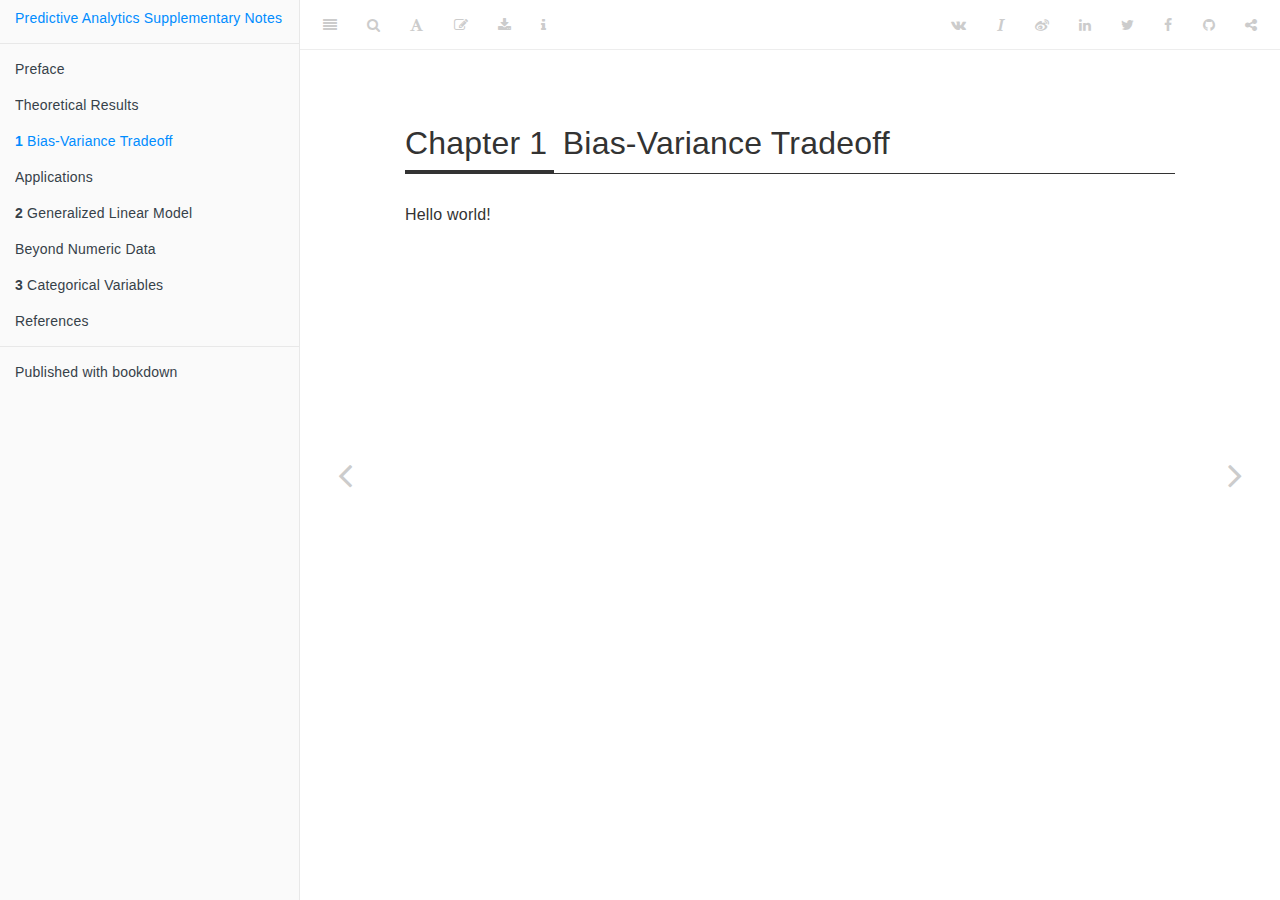
<file: bias-var-tradeoff.html>
<!DOCTYPE html>
<html lang="" xml:lang="">
<head>

  <meta charset="utf-8" />
  <meta http-equiv="X-UA-Compatible" content="IE=edge" />
  <title>Chapter 1 Bias-Variance Tradeoff | Predictive Analytics Supplementary Notes</title>
  <meta name="description" content="Supplementary notes to Daniel Linders’s lectures on predictive analytics with insurance and actuarial science applications" />
  <meta name="generator" content="bookdown 0.19 and GitBook 2.6.7" />

  <meta property="og:title" content="Chapter 1 Bias-Variance Tradeoff | Predictive Analytics Supplementary Notes" />
  <meta property="og:type" content="book" />
  <meta property="og:url" content="https://daniellinders.github.io/predictive-analytics-supplementary-notes/" />
  
  <meta property="og:description" content="Supplementary notes to Daniel Linders’s lectures on predictive analytics with insurance and actuarial science applications" />
  <meta name="github-repo" content="daniellinders/predictive-analytics-supplementary-notes" />

  <meta name="twitter:card" content="summary" />
  <meta name="twitter:title" content="Chapter 1 Bias-Variance Tradeoff | Predictive Analytics Supplementary Notes" />
  
  <meta name="twitter:description" content="Supplementary notes to Daniel Linders’s lectures on predictive analytics with insurance and actuarial science applications" />
  




  <meta name="viewport" content="width=device-width, initial-scale=1" />
  <meta name="apple-mobile-web-app-capable" content="yes" />
  <meta name="apple-mobile-web-app-status-bar-style" content="black" />
  
  
<link rel="prev" href="theoretical-results.html"/>
<link rel="next" href="applications.html"/>
<script src="libs/header-attrs/header-attrs.js"></script>
<script src="libs/jquery/jquery.min.js"></script>
<link href="libs/gitbook/css/style.css" rel="stylesheet" />
<link href="libs/gitbook/css/plugin-table.css" rel="stylesheet" />
<link href="libs/gitbook/css/plugin-bookdown.css" rel="stylesheet" />
<link href="libs/gitbook/css/plugin-highlight.css" rel="stylesheet" />
<link href="libs/gitbook/css/plugin-search.css" rel="stylesheet" />
<link href="libs/gitbook/css/plugin-fontsettings.css" rel="stylesheet" />
<link href="libs/gitbook/css/plugin-clipboard.css" rel="stylesheet" />











<style type="text/css">
pre > code.sourceCode { white-space: pre; position: relative; }
pre > code.sourceCode > span { display: inline-block; line-height: 1.25; }
pre > code.sourceCode > span:empty { height: 1.2em; }
code.sourceCode > span { color: inherit; text-decoration: inherit; }
pre.sourceCode { margin: 0; }
@media screen {
div.sourceCode { overflow: auto; }
}
@media print {
pre > code.sourceCode { white-space: pre-wrap; }
pre > code.sourceCode > span { text-indent: -5em; padding-left: 5em; }
}
pre.numberSource code
  { counter-reset: source-line 0; }
pre.numberSource code > span
  { position: relative; left: -4em; counter-increment: source-line; }
pre.numberSource code > span > a:first-child::before
  { content: counter(source-line);
    position: relative; left: -1em; text-align: right; vertical-align: baseline;
    border: none; display: inline-block;
    -webkit-touch-callout: none; -webkit-user-select: none;
    -khtml-user-select: none; -moz-user-select: none;
    -ms-user-select: none; user-select: none;
    padding: 0 4px; width: 4em;
    color: #aaaaaa;
  }
pre.numberSource { margin-left: 3em; border-left: 1px solid #aaaaaa;  padding-left: 4px; }
div.sourceCode
  {   }
@media screen {
pre > code.sourceCode > span > a:first-child::before { text-decoration: underline; }
}
code span.al { color: #ff0000; font-weight: bold; } /* Alert */
code span.an { color: #60a0b0; font-weight: bold; font-style: italic; } /* Annotation */
code span.at { color: #7d9029; } /* Attribute */
code span.bn { color: #40a070; } /* BaseN */
code span.bu { } /* BuiltIn */
code span.cf { color: #007020; font-weight: bold; } /* ControlFlow */
code span.ch { color: #4070a0; } /* Char */
code span.cn { color: #880000; } /* Constant */
code span.co { color: #60a0b0; font-style: italic; } /* Comment */
code span.cv { color: #60a0b0; font-weight: bold; font-style: italic; } /* CommentVar */
code span.do { color: #ba2121; font-style: italic; } /* Documentation */
code span.dt { color: #902000; } /* DataType */
code span.dv { color: #40a070; } /* DecVal */
code span.er { color: #ff0000; font-weight: bold; } /* Error */
code span.ex { } /* Extension */
code span.fl { color: #40a070; } /* Float */
code span.fu { color: #06287e; } /* Function */
code span.im { } /* Import */
code span.in { color: #60a0b0; font-weight: bold; font-style: italic; } /* Information */
code span.kw { color: #007020; font-weight: bold; } /* Keyword */
code span.op { color: #666666; } /* Operator */
code span.ot { color: #007020; } /* Other */
code span.pp { color: #bc7a00; } /* Preprocessor */
code span.sc { color: #4070a0; } /* SpecialChar */
code span.ss { color: #bb6688; } /* SpecialString */
code span.st { color: #4070a0; } /* String */
code span.va { color: #19177c; } /* Variable */
code span.vs { color: #4070a0; } /* VerbatimString */
code span.wa { color: #60a0b0; font-weight: bold; font-style: italic; } /* Warning */
</style>

<link rel="stylesheet" href="css/style.css" type="text/css" />
</head>

<body>



  <div class="book without-animation with-summary font-size-2 font-family-1" data-basepath=".">

    <div class="book-summary">
      <nav role="navigation">

<ul class="summary">
<li><a href="./">Predictive Analytics Supplementary Notes</a></li>

<li class="divider"></li>
<li class="chapter" data-level="" data-path="index.html"><a href="index.html"><i class="fa fa-check"></i>Preface</a>
<ul>
<li class="chapter" data-level="" data-path="why-read-this-book.html"><a href="why-read-this-book.html"><i class="fa fa-check"></i>Why read this book</a></li>
<li class="chapter" data-level="" data-path="structure-of-the-book.html"><a href="structure-of-the-book.html"><i class="fa fa-check"></i>Structure of the book</a></li>
<li class="chapter" data-level="" data-path="software-information-and-conventions.html"><a href="software-information-and-conventions.html"><i class="fa fa-check"></i>Software information and conventions</a></li>
<li class="chapter" data-level="" data-path="acknowledgments.html"><a href="acknowledgments.html"><i class="fa fa-check"></i>Acknowledgments</a></li>
</ul></li>
<li class="chapter" data-level="" data-path="theoretical-results.html"><a href="theoretical-results.html"><i class="fa fa-check"></i>Theoretical Results</a></li>
<li class="chapter" data-level="1" data-path="bias-var-tradeoff.html"><a href="bias-var-tradeoff.html"><i class="fa fa-check"></i><b>1</b> Bias-Variance Tradeoff</a></li>
<li class="chapter" data-level="" data-path="applications.html"><a href="applications.html"><i class="fa fa-check"></i>Applications</a></li>
<li class="chapter" data-level="2" data-path="glm.html"><a href="glm.html"><i class="fa fa-check"></i><b>2</b> Generalized Linear Model</a></li>
<li class="chapter" data-level="" data-path="beyond-numeric-data.html"><a href="beyond-numeric-data.html"><i class="fa fa-check"></i>Beyond Numeric Data</a></li>
<li class="chapter" data-level="3" data-path="cat-vars.html"><a href="cat-vars.html"><i class="fa fa-check"></i><b>3</b> Categorical Variables</a></li>
<li class="chapter" data-level="" data-path="references.html"><a href="references.html"><i class="fa fa-check"></i>References</a></li>
<li class="divider"></li>
<li><a href="https://bookdown.org" target="_blank">Published with bookdown</a></li>

</ul>

      </nav>
    </div>

    <div class="book-body">
      <div class="body-inner">
        <div class="book-header" role="navigation">
          <h1>
            <i class="fa fa-circle-o-notch fa-spin"></i><a href="./">Predictive Analytics Supplementary Notes</a>
          </h1>
        </div>

        <div class="page-wrapper" tabindex="-1" role="main">
          <div class="page-inner">

            <section class="normal" id="section-">
<div id="bias-var-tradeoff" class="section level1" number="1">
<h1><span class="header-section-number">Chapter 1</span> Bias-Variance Tradeoff</h1>
<p>Hello world!</p>

</div>
            </section>

          </div>
        </div>
      </div>
<a href="theoretical-results.html" class="navigation navigation-prev " aria-label="Previous page"><i class="fa fa-angle-left"></i></a>
<a href="applications.html" class="navigation navigation-next " aria-label="Next page"><i class="fa fa-angle-right"></i></a>
    </div>
  </div>
<script src="libs/gitbook/js/app.min.js"></script>
<script src="libs/gitbook/js/lunr.js"></script>
<script src="libs/gitbook/js/clipboard.min.js"></script>
<script src="libs/gitbook/js/plugin-search.js"></script>
<script src="libs/gitbook/js/plugin-sharing.js"></script>
<script src="libs/gitbook/js/plugin-fontsettings.js"></script>
<script src="libs/gitbook/js/plugin-bookdown.js"></script>
<script src="libs/gitbook/js/jquery.highlight.js"></script>
<script src="libs/gitbook/js/plugin-clipboard.js"></script>
<script>
gitbook.require(["gitbook"], function(gitbook) {
gitbook.start({
"sharing": {
"github": true,
"facebook": true,
"twitter": true,
"linkedin": true,
"weibo": true,
"instapaper": true,
"vk": true,
"all": ["facebook", "twitter", "linkedin", "weibo", "instapaper"]
},
"fontsettings": {
"theme": "white",
"family": "sans",
"size": 2
},
"edit": {
"link": "https://github.com/daniellinders/predictive-analytics-supplementary-notes/edit/master/011-bias-variance-tradeoff.Rmd",
"text": "Edit"
},
"history": {
"link": null,
"text": null
},
"view": {
"link": null,
"text": null
},
"download": ["predictive-analytics-supplementary-notes.pdf", "predictive-analytics-supplementary-notes.epub", "predictive-analytics-supplementary-notes.mobi"],
"toc": {
"collapse": "section",
"scroll_highlight": true
},
"toolbar": {
"position": "fixed"
},
"info": true
});
});
</script>

</body>

</html>
</file>
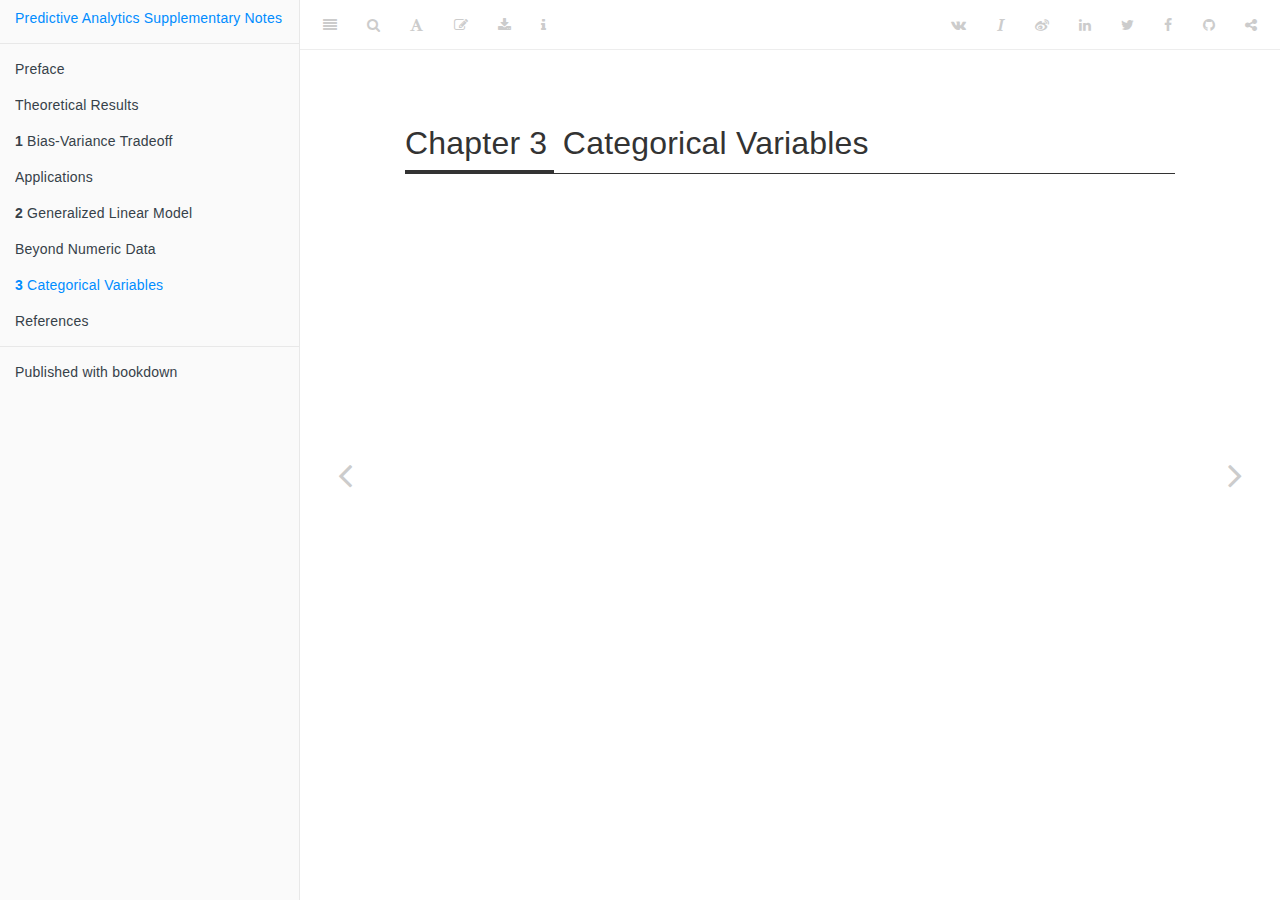
<file: cat-vars.html>
<!DOCTYPE html>
<html lang="" xml:lang="">
<head>

  <meta charset="utf-8" />
  <meta http-equiv="X-UA-Compatible" content="IE=edge" />
  <title>Chapter 3 Categorical Variables | Predictive Analytics Supplementary Notes</title>
  <meta name="description" content="Supplementary notes to Daniel Linders’s lectures on predictive analytics with insurance and actuarial science applications" />
  <meta name="generator" content="bookdown 0.19 and GitBook 2.6.7" />

  <meta property="og:title" content="Chapter 3 Categorical Variables | Predictive Analytics Supplementary Notes" />
  <meta property="og:type" content="book" />
  <meta property="og:url" content="https://daniellinders.github.io/predictive-analytics-supplementary-notes/" />
  
  <meta property="og:description" content="Supplementary notes to Daniel Linders’s lectures on predictive analytics with insurance and actuarial science applications" />
  <meta name="github-repo" content="daniellinders/predictive-analytics-supplementary-notes" />

  <meta name="twitter:card" content="summary" />
  <meta name="twitter:title" content="Chapter 3 Categorical Variables | Predictive Analytics Supplementary Notes" />
  
  <meta name="twitter:description" content="Supplementary notes to Daniel Linders’s lectures on predictive analytics with insurance and actuarial science applications" />
  




  <meta name="viewport" content="width=device-width, initial-scale=1" />
  <meta name="apple-mobile-web-app-capable" content="yes" />
  <meta name="apple-mobile-web-app-status-bar-style" content="black" />
  
  
<link rel="prev" href="beyond-numeric-data.html"/>
<link rel="next" href="references.html"/>
<script src="libs/header-attrs/header-attrs.js"></script>
<script src="libs/jquery/jquery.min.js"></script>
<link href="libs/gitbook/css/style.css" rel="stylesheet" />
<link href="libs/gitbook/css/plugin-table.css" rel="stylesheet" />
<link href="libs/gitbook/css/plugin-bookdown.css" rel="stylesheet" />
<link href="libs/gitbook/css/plugin-highlight.css" rel="stylesheet" />
<link href="libs/gitbook/css/plugin-search.css" rel="stylesheet" />
<link href="libs/gitbook/css/plugin-fontsettings.css" rel="stylesheet" />
<link href="libs/gitbook/css/plugin-clipboard.css" rel="stylesheet" />











<style type="text/css">
pre > code.sourceCode { white-space: pre; position: relative; }
pre > code.sourceCode > span { display: inline-block; line-height: 1.25; }
pre > code.sourceCode > span:empty { height: 1.2em; }
code.sourceCode > span { color: inherit; text-decoration: inherit; }
pre.sourceCode { margin: 0; }
@media screen {
div.sourceCode { overflow: auto; }
}
@media print {
pre > code.sourceCode { white-space: pre-wrap; }
pre > code.sourceCode > span { text-indent: -5em; padding-left: 5em; }
}
pre.numberSource code
  { counter-reset: source-line 0; }
pre.numberSource code > span
  { position: relative; left: -4em; counter-increment: source-line; }
pre.numberSource code > span > a:first-child::before
  { content: counter(source-line);
    position: relative; left: -1em; text-align: right; vertical-align: baseline;
    border: none; display: inline-block;
    -webkit-touch-callout: none; -webkit-user-select: none;
    -khtml-user-select: none; -moz-user-select: none;
    -ms-user-select: none; user-select: none;
    padding: 0 4px; width: 4em;
    color: #aaaaaa;
  }
pre.numberSource { margin-left: 3em; border-left: 1px solid #aaaaaa;  padding-left: 4px; }
div.sourceCode
  {   }
@media screen {
pre > code.sourceCode > span > a:first-child::before { text-decoration: underline; }
}
code span.al { color: #ff0000; font-weight: bold; } /* Alert */
code span.an { color: #60a0b0; font-weight: bold; font-style: italic; } /* Annotation */
code span.at { color: #7d9029; } /* Attribute */
code span.bn { color: #40a070; } /* BaseN */
code span.bu { } /* BuiltIn */
code span.cf { color: #007020; font-weight: bold; } /* ControlFlow */
code span.ch { color: #4070a0; } /* Char */
code span.cn { color: #880000; } /* Constant */
code span.co { color: #60a0b0; font-style: italic; } /* Comment */
code span.cv { color: #60a0b0; font-weight: bold; font-style: italic; } /* CommentVar */
code span.do { color: #ba2121; font-style: italic; } /* Documentation */
code span.dt { color: #902000; } /* DataType */
code span.dv { color: #40a070; } /* DecVal */
code span.er { color: #ff0000; font-weight: bold; } /* Error */
code span.ex { } /* Extension */
code span.fl { color: #40a070; } /* Float */
code span.fu { color: #06287e; } /* Function */
code span.im { } /* Import */
code span.in { color: #60a0b0; font-weight: bold; font-style: italic; } /* Information */
code span.kw { color: #007020; font-weight: bold; } /* Keyword */
code span.op { color: #666666; } /* Operator */
code span.ot { color: #007020; } /* Other */
code span.pp { color: #bc7a00; } /* Preprocessor */
code span.sc { color: #4070a0; } /* SpecialChar */
code span.ss { color: #bb6688; } /* SpecialString */
code span.st { color: #4070a0; } /* String */
code span.va { color: #19177c; } /* Variable */
code span.vs { color: #4070a0; } /* VerbatimString */
code span.wa { color: #60a0b0; font-weight: bold; font-style: italic; } /* Warning */
</style>

<link rel="stylesheet" href="css/style.css" type="text/css" />
</head>

<body>



  <div class="book without-animation with-summary font-size-2 font-family-1" data-basepath=".">

    <div class="book-summary">
      <nav role="navigation">

<ul class="summary">
<li><a href="./">Predictive Analytics Supplementary Notes</a></li>

<li class="divider"></li>
<li class="chapter" data-level="" data-path="index.html"><a href="index.html"><i class="fa fa-check"></i>Preface</a>
<ul>
<li class="chapter" data-level="" data-path="why-read-this-book.html"><a href="why-read-this-book.html"><i class="fa fa-check"></i>Why read this book</a></li>
<li class="chapter" data-level="" data-path="structure-of-the-book.html"><a href="structure-of-the-book.html"><i class="fa fa-check"></i>Structure of the book</a></li>
<li class="chapter" data-level="" data-path="software-information-and-conventions.html"><a href="software-information-and-conventions.html"><i class="fa fa-check"></i>Software information and conventions</a></li>
<li class="chapter" data-level="" data-path="acknowledgments.html"><a href="acknowledgments.html"><i class="fa fa-check"></i>Acknowledgments</a></li>
</ul></li>
<li class="chapter" data-level="" data-path="theoretical-results.html"><a href="theoretical-results.html"><i class="fa fa-check"></i>Theoretical Results</a></li>
<li class="chapter" data-level="1" data-path="bias-var-tradeoff.html"><a href="bias-var-tradeoff.html"><i class="fa fa-check"></i><b>1</b> Bias-Variance Tradeoff</a></li>
<li class="chapter" data-level="" data-path="applications.html"><a href="applications.html"><i class="fa fa-check"></i>Applications</a></li>
<li class="chapter" data-level="2" data-path="glm.html"><a href="glm.html"><i class="fa fa-check"></i><b>2</b> Generalized Linear Model</a></li>
<li class="chapter" data-level="" data-path="beyond-numeric-data.html"><a href="beyond-numeric-data.html"><i class="fa fa-check"></i>Beyond Numeric Data</a></li>
<li class="chapter" data-level="3" data-path="cat-vars.html"><a href="cat-vars.html"><i class="fa fa-check"></i><b>3</b> Categorical Variables</a></li>
<li class="chapter" data-level="" data-path="references.html"><a href="references.html"><i class="fa fa-check"></i>References</a></li>
<li class="divider"></li>
<li><a href="https://bookdown.org" target="_blank">Published with bookdown</a></li>

</ul>

      </nav>
    </div>

    <div class="book-body">
      <div class="body-inner">
        <div class="book-header" role="navigation">
          <h1>
            <i class="fa fa-circle-o-notch fa-spin"></i><a href="./">Predictive Analytics Supplementary Notes</a>
          </h1>
        </div>

        <div class="page-wrapper" tabindex="-1" role="main">
          <div class="page-inner">

            <section class="normal" id="section-">
<div id="cat-vars" class="section level1" number="3">
<h1><span class="header-section-number">Chapter 3</span> Categorical Variables</h1>

</div>
            </section>

          </div>
        </div>
      </div>
<a href="beyond-numeric-data.html" class="navigation navigation-prev " aria-label="Previous page"><i class="fa fa-angle-left"></i></a>
<a href="references.html" class="navigation navigation-next " aria-label="Next page"><i class="fa fa-angle-right"></i></a>
    </div>
  </div>
<script src="libs/gitbook/js/app.min.js"></script>
<script src="libs/gitbook/js/lunr.js"></script>
<script src="libs/gitbook/js/clipboard.min.js"></script>
<script src="libs/gitbook/js/plugin-search.js"></script>
<script src="libs/gitbook/js/plugin-sharing.js"></script>
<script src="libs/gitbook/js/plugin-fontsettings.js"></script>
<script src="libs/gitbook/js/plugin-bookdown.js"></script>
<script src="libs/gitbook/js/jquery.highlight.js"></script>
<script src="libs/gitbook/js/plugin-clipboard.js"></script>
<script>
gitbook.require(["gitbook"], function(gitbook) {
gitbook.start({
"sharing": {
"github": true,
"facebook": true,
"twitter": true,
"linkedin": true,
"weibo": true,
"instapaper": true,
"vk": true,
"all": ["facebook", "twitter", "linkedin", "weibo", "instapaper"]
},
"fontsettings": {
"theme": "white",
"family": "sans",
"size": 2
},
"edit": {
"link": "https://github.com/daniellinders/predictive-analytics-supplementary-notes/edit/master/031-categorical.Rmd",
"text": "Edit"
},
"history": {
"link": null,
"text": null
},
"view": {
"link": null,
"text": null
},
"download": ["predictive-analytics-supplementary-notes.pdf", "predictive-analytics-supplementary-notes.epub", "predictive-analytics-supplementary-notes.mobi"],
"toc": {
"collapse": "section",
"scroll_highlight": true
},
"toolbar": {
"position": "fixed"
},
"info": true
});
});
</script>

</body>

</html>
</file>
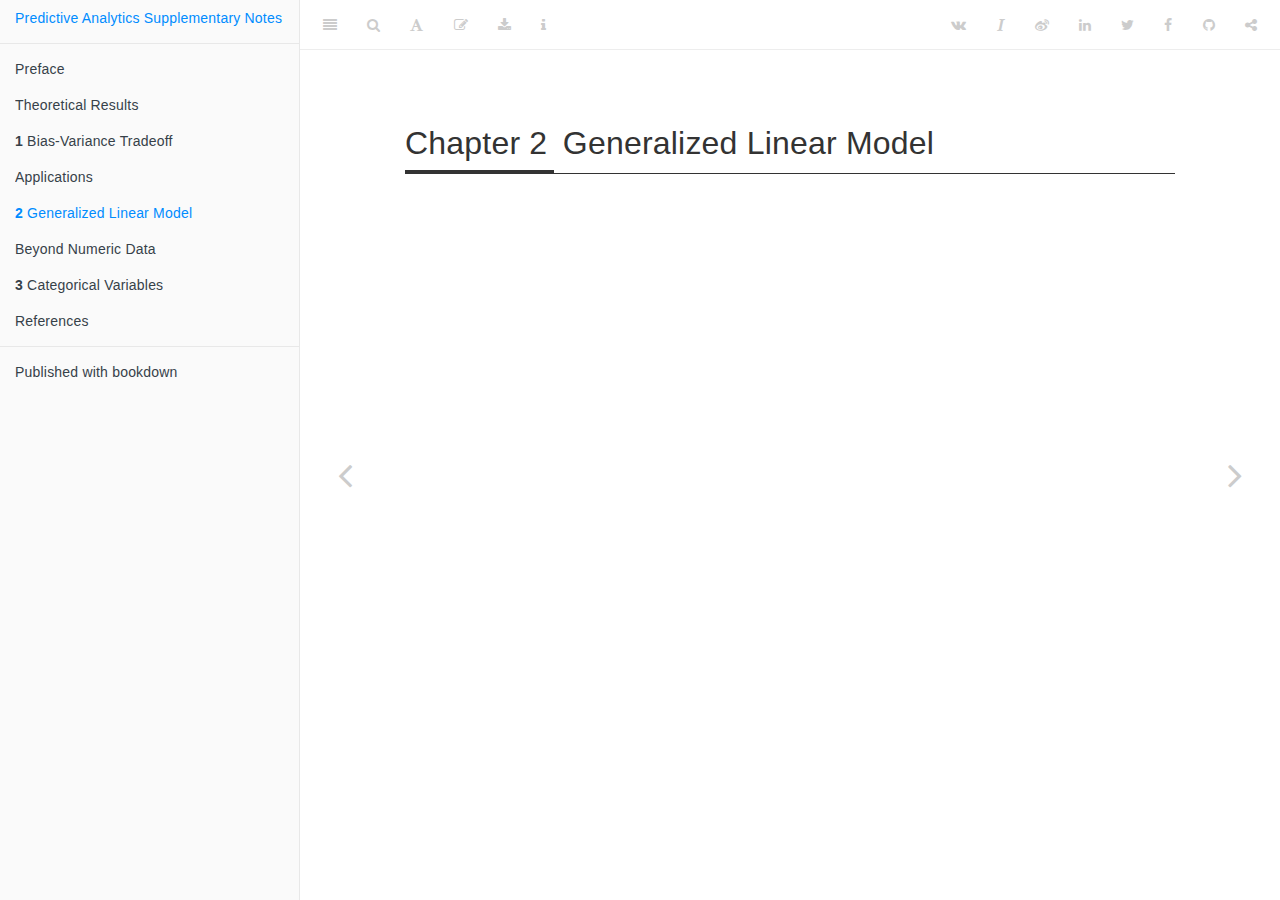
<file: glm.html>
<!DOCTYPE html>
<html lang="" xml:lang="">
<head>

  <meta charset="utf-8" />
  <meta http-equiv="X-UA-Compatible" content="IE=edge" />
  <title>Chapter 2 Generalized Linear Model | Predictive Analytics Supplementary Notes</title>
  <meta name="description" content="Supplementary notes to Daniel Linders’s lectures on predictive analytics with insurance and actuarial science applications" />
  <meta name="generator" content="bookdown 0.19 and GitBook 2.6.7" />

  <meta property="og:title" content="Chapter 2 Generalized Linear Model | Predictive Analytics Supplementary Notes" />
  <meta property="og:type" content="book" />
  <meta property="og:url" content="https://daniellinders.github.io/predictive-analytics-supplementary-notes/" />
  
  <meta property="og:description" content="Supplementary notes to Daniel Linders’s lectures on predictive analytics with insurance and actuarial science applications" />
  <meta name="github-repo" content="daniellinders/predictive-analytics-supplementary-notes" />

  <meta name="twitter:card" content="summary" />
  <meta name="twitter:title" content="Chapter 2 Generalized Linear Model | Predictive Analytics Supplementary Notes" />
  
  <meta name="twitter:description" content="Supplementary notes to Daniel Linders’s lectures on predictive analytics with insurance and actuarial science applications" />
  




  <meta name="viewport" content="width=device-width, initial-scale=1" />
  <meta name="apple-mobile-web-app-capable" content="yes" />
  <meta name="apple-mobile-web-app-status-bar-style" content="black" />
  
  
<link rel="prev" href="applications.html"/>
<link rel="next" href="beyond-numeric-data.html"/>
<script src="libs/header-attrs/header-attrs.js"></script>
<script src="libs/jquery/jquery.min.js"></script>
<link href="libs/gitbook/css/style.css" rel="stylesheet" />
<link href="libs/gitbook/css/plugin-table.css" rel="stylesheet" />
<link href="libs/gitbook/css/plugin-bookdown.css" rel="stylesheet" />
<link href="libs/gitbook/css/plugin-highlight.css" rel="stylesheet" />
<link href="libs/gitbook/css/plugin-search.css" rel="stylesheet" />
<link href="libs/gitbook/css/plugin-fontsettings.css" rel="stylesheet" />
<link href="libs/gitbook/css/plugin-clipboard.css" rel="stylesheet" />











<style type="text/css">
pre > code.sourceCode { white-space: pre; position: relative; }
pre > code.sourceCode > span { display: inline-block; line-height: 1.25; }
pre > code.sourceCode > span:empty { height: 1.2em; }
code.sourceCode > span { color: inherit; text-decoration: inherit; }
pre.sourceCode { margin: 0; }
@media screen {
div.sourceCode { overflow: auto; }
}
@media print {
pre > code.sourceCode { white-space: pre-wrap; }
pre > code.sourceCode > span { text-indent: -5em; padding-left: 5em; }
}
pre.numberSource code
  { counter-reset: source-line 0; }
pre.numberSource code > span
  { position: relative; left: -4em; counter-increment: source-line; }
pre.numberSource code > span > a:first-child::before
  { content: counter(source-line);
    position: relative; left: -1em; text-align: right; vertical-align: baseline;
    border: none; display: inline-block;
    -webkit-touch-callout: none; -webkit-user-select: none;
    -khtml-user-select: none; -moz-user-select: none;
    -ms-user-select: none; user-select: none;
    padding: 0 4px; width: 4em;
    color: #aaaaaa;
  }
pre.numberSource { margin-left: 3em; border-left: 1px solid #aaaaaa;  padding-left: 4px; }
div.sourceCode
  {   }
@media screen {
pre > code.sourceCode > span > a:first-child::before { text-decoration: underline; }
}
code span.al { color: #ff0000; font-weight: bold; } /* Alert */
code span.an { color: #60a0b0; font-weight: bold; font-style: italic; } /* Annotation */
code span.at { color: #7d9029; } /* Attribute */
code span.bn { color: #40a070; } /* BaseN */
code span.bu { } /* BuiltIn */
code span.cf { color: #007020; font-weight: bold; } /* ControlFlow */
code span.ch { color: #4070a0; } /* Char */
code span.cn { color: #880000; } /* Constant */
code span.co { color: #60a0b0; font-style: italic; } /* Comment */
code span.cv { color: #60a0b0; font-weight: bold; font-style: italic; } /* CommentVar */
code span.do { color: #ba2121; font-style: italic; } /* Documentation */
code span.dt { color: #902000; } /* DataType */
code span.dv { color: #40a070; } /* DecVal */
code span.er { color: #ff0000; font-weight: bold; } /* Error */
code span.ex { } /* Extension */
code span.fl { color: #40a070; } /* Float */
code span.fu { color: #06287e; } /* Function */
code span.im { } /* Import */
code span.in { color: #60a0b0; font-weight: bold; font-style: italic; } /* Information */
code span.kw { color: #007020; font-weight: bold; } /* Keyword */
code span.op { color: #666666; } /* Operator */
code span.ot { color: #007020; } /* Other */
code span.pp { color: #bc7a00; } /* Preprocessor */
code span.sc { color: #4070a0; } /* SpecialChar */
code span.ss { color: #bb6688; } /* SpecialString */
code span.st { color: #4070a0; } /* String */
code span.va { color: #19177c; } /* Variable */
code span.vs { color: #4070a0; } /* VerbatimString */
code span.wa { color: #60a0b0; font-weight: bold; font-style: italic; } /* Warning */
</style>

<link rel="stylesheet" href="css/style.css" type="text/css" />
</head>

<body>



  <div class="book without-animation with-summary font-size-2 font-family-1" data-basepath=".">

    <div class="book-summary">
      <nav role="navigation">

<ul class="summary">
<li><a href="./">Predictive Analytics Supplementary Notes</a></li>

<li class="divider"></li>
<li class="chapter" data-level="" data-path="index.html"><a href="index.html"><i class="fa fa-check"></i>Preface</a>
<ul>
<li class="chapter" data-level="" data-path="why-read-this-book.html"><a href="why-read-this-book.html"><i class="fa fa-check"></i>Why read this book</a></li>
<li class="chapter" data-level="" data-path="structure-of-the-book.html"><a href="structure-of-the-book.html"><i class="fa fa-check"></i>Structure of the book</a></li>
<li class="chapter" data-level="" data-path="software-information-and-conventions.html"><a href="software-information-and-conventions.html"><i class="fa fa-check"></i>Software information and conventions</a></li>
<li class="chapter" data-level="" data-path="acknowledgments.html"><a href="acknowledgments.html"><i class="fa fa-check"></i>Acknowledgments</a></li>
</ul></li>
<li class="chapter" data-level="" data-path="theoretical-results.html"><a href="theoretical-results.html"><i class="fa fa-check"></i>Theoretical Results</a></li>
<li class="chapter" data-level="1" data-path="bias-var-tradeoff.html"><a href="bias-var-tradeoff.html"><i class="fa fa-check"></i><b>1</b> Bias-Variance Tradeoff</a></li>
<li class="chapter" data-level="" data-path="applications.html"><a href="applications.html"><i class="fa fa-check"></i>Applications</a></li>
<li class="chapter" data-level="2" data-path="glm.html"><a href="glm.html"><i class="fa fa-check"></i><b>2</b> Generalized Linear Model</a></li>
<li class="chapter" data-level="" data-path="beyond-numeric-data.html"><a href="beyond-numeric-data.html"><i class="fa fa-check"></i>Beyond Numeric Data</a></li>
<li class="chapter" data-level="3" data-path="cat-vars.html"><a href="cat-vars.html"><i class="fa fa-check"></i><b>3</b> Categorical Variables</a></li>
<li class="chapter" data-level="" data-path="references.html"><a href="references.html"><i class="fa fa-check"></i>References</a></li>
<li class="divider"></li>
<li><a href="https://bookdown.org" target="_blank">Published with bookdown</a></li>

</ul>

      </nav>
    </div>

    <div class="book-body">
      <div class="body-inner">
        <div class="book-header" role="navigation">
          <h1>
            <i class="fa fa-circle-o-notch fa-spin"></i><a href="./">Predictive Analytics Supplementary Notes</a>
          </h1>
        </div>

        <div class="page-wrapper" tabindex="-1" role="main">
          <div class="page-inner">

            <section class="normal" id="section-">
<div id="glm" class="section level1" number="2">
<h1><span class="header-section-number">Chapter 2</span> Generalized Linear Model</h1>

</div>
            </section>

          </div>
        </div>
      </div>
<a href="applications.html" class="navigation navigation-prev " aria-label="Previous page"><i class="fa fa-angle-left"></i></a>
<a href="beyond-numeric-data.html" class="navigation navigation-next " aria-label="Next page"><i class="fa fa-angle-right"></i></a>
    </div>
  </div>
<script src="libs/gitbook/js/app.min.js"></script>
<script src="libs/gitbook/js/lunr.js"></script>
<script src="libs/gitbook/js/clipboard.min.js"></script>
<script src="libs/gitbook/js/plugin-search.js"></script>
<script src="libs/gitbook/js/plugin-sharing.js"></script>
<script src="libs/gitbook/js/plugin-fontsettings.js"></script>
<script src="libs/gitbook/js/plugin-bookdown.js"></script>
<script src="libs/gitbook/js/jquery.highlight.js"></script>
<script src="libs/gitbook/js/plugin-clipboard.js"></script>
<script>
gitbook.require(["gitbook"], function(gitbook) {
gitbook.start({
"sharing": {
"github": true,
"facebook": true,
"twitter": true,
"linkedin": true,
"weibo": true,
"instapaper": true,
"vk": true,
"all": ["facebook", "twitter", "linkedin", "weibo", "instapaper"]
},
"fontsettings": {
"theme": "white",
"family": "sans",
"size": 2
},
"edit": {
"link": "https://github.com/daniellinders/predictive-analytics-supplementary-notes/edit/master/021-generalized-linear-model.Rmd",
"text": "Edit"
},
"history": {
"link": null,
"text": null
},
"view": {
"link": null,
"text": null
},
"download": ["predictive-analytics-supplementary-notes.pdf", "predictive-analytics-supplementary-notes.epub", "predictive-analytics-supplementary-notes.mobi"],
"toc": {
"collapse": "section",
"scroll_highlight": true
},
"toolbar": {
"position": "fixed"
},
"info": true
});
});
</script>

</body>

</html>
</file>
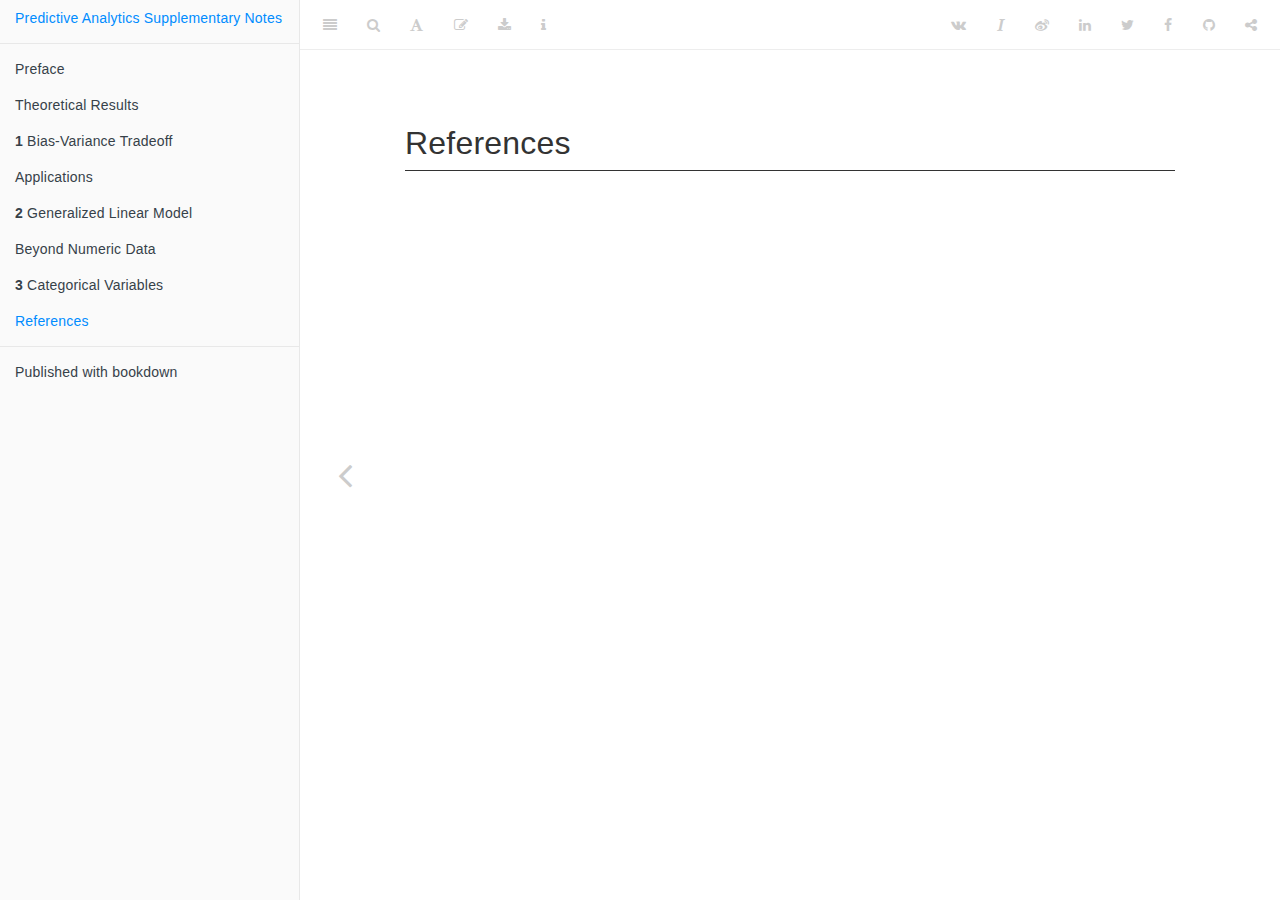
<file: references.html>
<!DOCTYPE html>
<html lang="" xml:lang="">
<head>

  <meta charset="utf-8" />
  <meta http-equiv="X-UA-Compatible" content="IE=edge" />
  <title>References | Predictive Analytics Supplementary Notes</title>
  <meta name="description" content="Supplementary notes to Daniel Linders’s lectures on predictive analytics with insurance and actuarial science applications" />
  <meta name="generator" content="bookdown 0.19 and GitBook 2.6.7" />

  <meta property="og:title" content="References | Predictive Analytics Supplementary Notes" />
  <meta property="og:type" content="book" />
  <meta property="og:url" content="https://daniellinders.github.io/predictive-analytics-supplementary-notes/" />
  
  <meta property="og:description" content="Supplementary notes to Daniel Linders’s lectures on predictive analytics with insurance and actuarial science applications" />
  <meta name="github-repo" content="daniellinders/predictive-analytics-supplementary-notes" />

  <meta name="twitter:card" content="summary" />
  <meta name="twitter:title" content="References | Predictive Analytics Supplementary Notes" />
  
  <meta name="twitter:description" content="Supplementary notes to Daniel Linders’s lectures on predictive analytics with insurance and actuarial science applications" />
  




  <meta name="viewport" content="width=device-width, initial-scale=1" />
  <meta name="apple-mobile-web-app-capable" content="yes" />
  <meta name="apple-mobile-web-app-status-bar-style" content="black" />
  
  
<link rel="prev" href="cat-vars.html"/>

<script src="libs/header-attrs/header-attrs.js"></script>
<script src="libs/jquery/jquery.min.js"></script>
<link href="libs/gitbook/css/style.css" rel="stylesheet" />
<link href="libs/gitbook/css/plugin-table.css" rel="stylesheet" />
<link href="libs/gitbook/css/plugin-bookdown.css" rel="stylesheet" />
<link href="libs/gitbook/css/plugin-highlight.css" rel="stylesheet" />
<link href="libs/gitbook/css/plugin-search.css" rel="stylesheet" />
<link href="libs/gitbook/css/plugin-fontsettings.css" rel="stylesheet" />
<link href="libs/gitbook/css/plugin-clipboard.css" rel="stylesheet" />











<style type="text/css">
pre > code.sourceCode { white-space: pre; position: relative; }
pre > code.sourceCode > span { display: inline-block; line-height: 1.25; }
pre > code.sourceCode > span:empty { height: 1.2em; }
code.sourceCode > span { color: inherit; text-decoration: inherit; }
pre.sourceCode { margin: 0; }
@media screen {
div.sourceCode { overflow: auto; }
}
@media print {
pre > code.sourceCode { white-space: pre-wrap; }
pre > code.sourceCode > span { text-indent: -5em; padding-left: 5em; }
}
pre.numberSource code
  { counter-reset: source-line 0; }
pre.numberSource code > span
  { position: relative; left: -4em; counter-increment: source-line; }
pre.numberSource code > span > a:first-child::before
  { content: counter(source-line);
    position: relative; left: -1em; text-align: right; vertical-align: baseline;
    border: none; display: inline-block;
    -webkit-touch-callout: none; -webkit-user-select: none;
    -khtml-user-select: none; -moz-user-select: none;
    -ms-user-select: none; user-select: none;
    padding: 0 4px; width: 4em;
    color: #aaaaaa;
  }
pre.numberSource { margin-left: 3em; border-left: 1px solid #aaaaaa;  padding-left: 4px; }
div.sourceCode
  {   }
@media screen {
pre > code.sourceCode > span > a:first-child::before { text-decoration: underline; }
}
code span.al { color: #ff0000; font-weight: bold; } /* Alert */
code span.an { color: #60a0b0; font-weight: bold; font-style: italic; } /* Annotation */
code span.at { color: #7d9029; } /* Attribute */
code span.bn { color: #40a070; } /* BaseN */
code span.bu { } /* BuiltIn */
code span.cf { color: #007020; font-weight: bold; } /* ControlFlow */
code span.ch { color: #4070a0; } /* Char */
code span.cn { color: #880000; } /* Constant */
code span.co { color: #60a0b0; font-style: italic; } /* Comment */
code span.cv { color: #60a0b0; font-weight: bold; font-style: italic; } /* CommentVar */
code span.do { color: #ba2121; font-style: italic; } /* Documentation */
code span.dt { color: #902000; } /* DataType */
code span.dv { color: #40a070; } /* DecVal */
code span.er { color: #ff0000; font-weight: bold; } /* Error */
code span.ex { } /* Extension */
code span.fl { color: #40a070; } /* Float */
code span.fu { color: #06287e; } /* Function */
code span.im { } /* Import */
code span.in { color: #60a0b0; font-weight: bold; font-style: italic; } /* Information */
code span.kw { color: #007020; font-weight: bold; } /* Keyword */
code span.op { color: #666666; } /* Operator */
code span.ot { color: #007020; } /* Other */
code span.pp { color: #bc7a00; } /* Preprocessor */
code span.sc { color: #4070a0; } /* SpecialChar */
code span.ss { color: #bb6688; } /* SpecialString */
code span.st { color: #4070a0; } /* String */
code span.va { color: #19177c; } /* Variable */
code span.vs { color: #4070a0; } /* VerbatimString */
code span.wa { color: #60a0b0; font-weight: bold; font-style: italic; } /* Warning */
</style>

<link rel="stylesheet" href="css/style.css" type="text/css" />
</head>

<body>



  <div class="book without-animation with-summary font-size-2 font-family-1" data-basepath=".">

    <div class="book-summary">
      <nav role="navigation">

<ul class="summary">
<li><a href="./">Predictive Analytics Supplementary Notes</a></li>

<li class="divider"></li>
<li class="chapter" data-level="" data-path="index.html"><a href="index.html"><i class="fa fa-check"></i>Preface</a>
<ul>
<li class="chapter" data-level="" data-path="why-read-this-book.html"><a href="why-read-this-book.html"><i class="fa fa-check"></i>Why read this book</a></li>
<li class="chapter" data-level="" data-path="structure-of-the-book.html"><a href="structure-of-the-book.html"><i class="fa fa-check"></i>Structure of the book</a></li>
<li class="chapter" data-level="" data-path="software-information-and-conventions.html"><a href="software-information-and-conventions.html"><i class="fa fa-check"></i>Software information and conventions</a></li>
<li class="chapter" data-level="" data-path="acknowledgments.html"><a href="acknowledgments.html"><i class="fa fa-check"></i>Acknowledgments</a></li>
</ul></li>
<li class="chapter" data-level="" data-path="theoretical-results.html"><a href="theoretical-results.html"><i class="fa fa-check"></i>Theoretical Results</a></li>
<li class="chapter" data-level="1" data-path="bias-var-tradeoff.html"><a href="bias-var-tradeoff.html"><i class="fa fa-check"></i><b>1</b> Bias-Variance Tradeoff</a></li>
<li class="chapter" data-level="" data-path="applications.html"><a href="applications.html"><i class="fa fa-check"></i>Applications</a></li>
<li class="chapter" data-level="2" data-path="glm.html"><a href="glm.html"><i class="fa fa-check"></i><b>2</b> Generalized Linear Model</a></li>
<li class="chapter" data-level="" data-path="beyond-numeric-data.html"><a href="beyond-numeric-data.html"><i class="fa fa-check"></i>Beyond Numeric Data</a></li>
<li class="chapter" data-level="3" data-path="cat-vars.html"><a href="cat-vars.html"><i class="fa fa-check"></i><b>3</b> Categorical Variables</a></li>
<li class="chapter" data-level="" data-path="references.html"><a href="references.html"><i class="fa fa-check"></i>References</a></li>
<li class="divider"></li>
<li><a href="https://bookdown.org" target="_blank">Published with bookdown</a></li>

</ul>

      </nav>
    </div>

    <div class="book-body">
      <div class="body-inner">
        <div class="book-header" role="navigation">
          <h1>
            <i class="fa fa-circle-o-notch fa-spin"></i><a href="./">Predictive Analytics Supplementary Notes</a>
          </h1>
        </div>

        <div class="page-wrapper" tabindex="-1" role="main">
          <div class="page-inner">

            <section class="normal" id="section-">
<div id="references" class="section level1 unnumbered" number="">
<h1>References</h1>

</div>








            </section>

          </div>
        </div>
      </div>
<a href="cat-vars.html" class="navigation navigation-prev navigation-unique" aria-label="Previous page"><i class="fa fa-angle-left"></i></a>

    </div>
  </div>
<script src="libs/gitbook/js/app.min.js"></script>
<script src="libs/gitbook/js/lunr.js"></script>
<script src="libs/gitbook/js/clipboard.min.js"></script>
<script src="libs/gitbook/js/plugin-search.js"></script>
<script src="libs/gitbook/js/plugin-sharing.js"></script>
<script src="libs/gitbook/js/plugin-fontsettings.js"></script>
<script src="libs/gitbook/js/plugin-bookdown.js"></script>
<script src="libs/gitbook/js/jquery.highlight.js"></script>
<script src="libs/gitbook/js/plugin-clipboard.js"></script>
<script>
gitbook.require(["gitbook"], function(gitbook) {
gitbook.start({
"sharing": {
"github": true,
"facebook": true,
"twitter": true,
"linkedin": true,
"weibo": true,
"instapaper": true,
"vk": true,
"all": ["facebook", "twitter", "linkedin", "weibo", "instapaper"]
},
"fontsettings": {
"theme": "white",
"family": "sans",
"size": 2
},
"edit": {
"link": "https://github.com/daniellinders/predictive-analytics-supplementary-notes/edit/master/999-references.Rmd",
"text": "Edit"
},
"history": {
"link": null,
"text": null
},
"view": {
"link": null,
"text": null
},
"download": ["predictive-analytics-supplementary-notes.pdf", "predictive-analytics-supplementary-notes.epub", "predictive-analytics-supplementary-notes.mobi"],
"toc": {
"collapse": "section",
"scroll_highlight": true
},
"toolbar": {
"position": "fixed"
},
"info": true
});
});
</script>

</body>

</html>
</file>
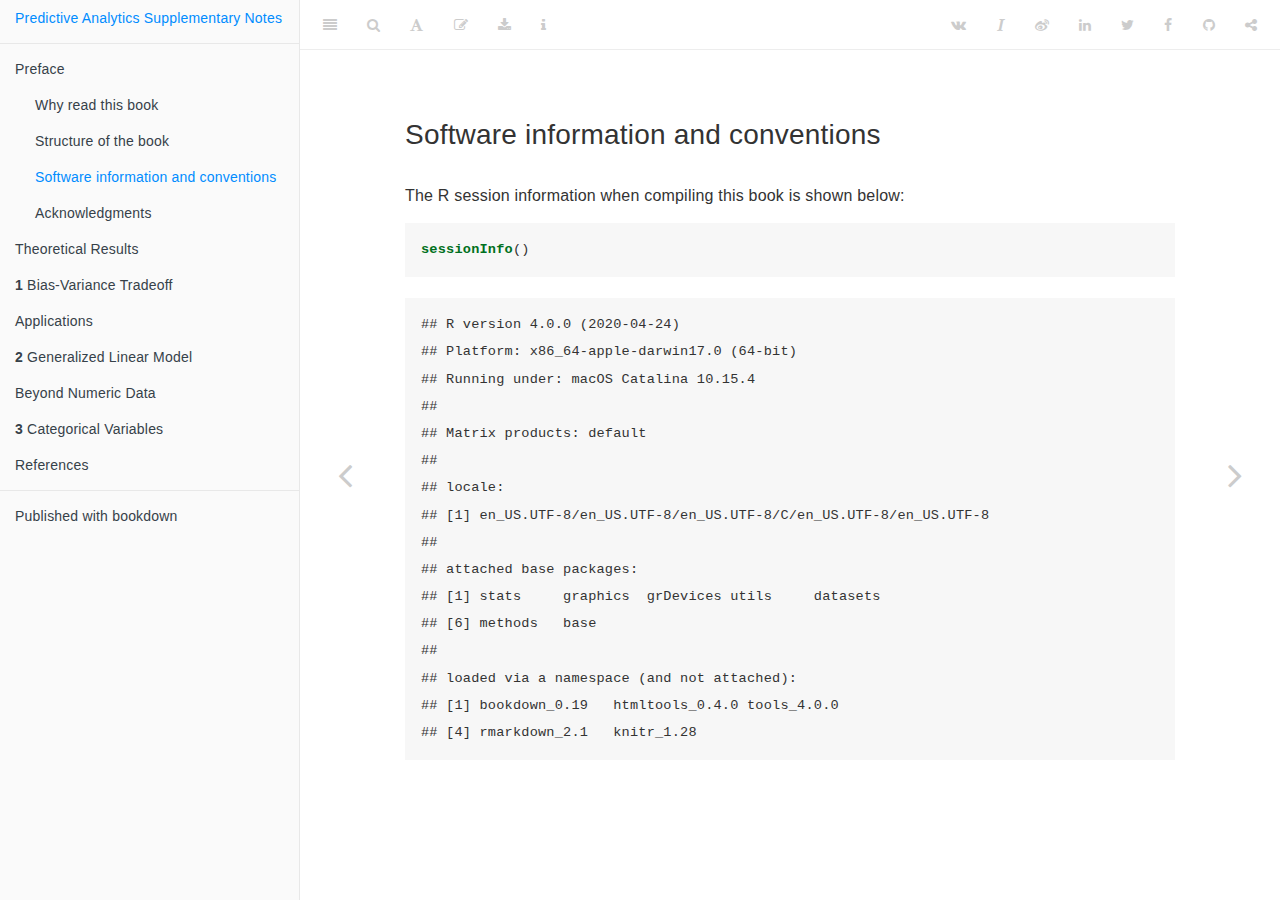
<file: software-information-and-conventions.html>
<!DOCTYPE html>
<html lang="" xml:lang="">
<head>

  <meta charset="utf-8" />
  <meta http-equiv="X-UA-Compatible" content="IE=edge" />
  <title>Software information and conventions | Predictive Analytics Supplementary Notes</title>
  <meta name="description" content="Supplementary notes to Daniel Linders’s lectures on predictive analytics with insurance and actuarial science applications" />
  <meta name="generator" content="bookdown 0.19 and GitBook 2.6.7" />

  <meta property="og:title" content="Software information and conventions | Predictive Analytics Supplementary Notes" />
  <meta property="og:type" content="book" />
  <meta property="og:url" content="https://daniellinders.github.io/predictive-analytics-supplementary-notes/" />
  
  <meta property="og:description" content="Supplementary notes to Daniel Linders’s lectures on predictive analytics with insurance and actuarial science applications" />
  <meta name="github-repo" content="daniellinders/predictive-analytics-supplementary-notes" />

  <meta name="twitter:card" content="summary" />
  <meta name="twitter:title" content="Software information and conventions | Predictive Analytics Supplementary Notes" />
  
  <meta name="twitter:description" content="Supplementary notes to Daniel Linders’s lectures on predictive analytics with insurance and actuarial science applications" />
  




  <meta name="viewport" content="width=device-width, initial-scale=1" />
  <meta name="apple-mobile-web-app-capable" content="yes" />
  <meta name="apple-mobile-web-app-status-bar-style" content="black" />
  
  
<link rel="prev" href="structure-of-the-book.html"/>
<link rel="next" href="acknowledgments.html"/>
<script src="libs/header-attrs/header-attrs.js"></script>
<script src="libs/jquery/jquery.min.js"></script>
<link href="libs/gitbook/css/style.css" rel="stylesheet" />
<link href="libs/gitbook/css/plugin-table.css" rel="stylesheet" />
<link href="libs/gitbook/css/plugin-bookdown.css" rel="stylesheet" />
<link href="libs/gitbook/css/plugin-highlight.css" rel="stylesheet" />
<link href="libs/gitbook/css/plugin-search.css" rel="stylesheet" />
<link href="libs/gitbook/css/plugin-fontsettings.css" rel="stylesheet" />
<link href="libs/gitbook/css/plugin-clipboard.css" rel="stylesheet" />











<style type="text/css">
pre > code.sourceCode { white-space: pre; position: relative; }
pre > code.sourceCode > span { display: inline-block; line-height: 1.25; }
pre > code.sourceCode > span:empty { height: 1.2em; }
code.sourceCode > span { color: inherit; text-decoration: inherit; }
pre.sourceCode { margin: 0; }
@media screen {
div.sourceCode { overflow: auto; }
}
@media print {
pre > code.sourceCode { white-space: pre-wrap; }
pre > code.sourceCode > span { text-indent: -5em; padding-left: 5em; }
}
pre.numberSource code
  { counter-reset: source-line 0; }
pre.numberSource code > span
  { position: relative; left: -4em; counter-increment: source-line; }
pre.numberSource code > span > a:first-child::before
  { content: counter(source-line);
    position: relative; left: -1em; text-align: right; vertical-align: baseline;
    border: none; display: inline-block;
    -webkit-touch-callout: none; -webkit-user-select: none;
    -khtml-user-select: none; -moz-user-select: none;
    -ms-user-select: none; user-select: none;
    padding: 0 4px; width: 4em;
    color: #aaaaaa;
  }
pre.numberSource { margin-left: 3em; border-left: 1px solid #aaaaaa;  padding-left: 4px; }
div.sourceCode
  {   }
@media screen {
pre > code.sourceCode > span > a:first-child::before { text-decoration: underline; }
}
code span.al { color: #ff0000; font-weight: bold; } /* Alert */
code span.an { color: #60a0b0; font-weight: bold; font-style: italic; } /* Annotation */
code span.at { color: #7d9029; } /* Attribute */
code span.bn { color: #40a070; } /* BaseN */
code span.bu { } /* BuiltIn */
code span.cf { color: #007020; font-weight: bold; } /* ControlFlow */
code span.ch { color: #4070a0; } /* Char */
code span.cn { color: #880000; } /* Constant */
code span.co { color: #60a0b0; font-style: italic; } /* Comment */
code span.cv { color: #60a0b0; font-weight: bold; font-style: italic; } /* CommentVar */
code span.do { color: #ba2121; font-style: italic; } /* Documentation */
code span.dt { color: #902000; } /* DataType */
code span.dv { color: #40a070; } /* DecVal */
code span.er { color: #ff0000; font-weight: bold; } /* Error */
code span.ex { } /* Extension */
code span.fl { color: #40a070; } /* Float */
code span.fu { color: #06287e; } /* Function */
code span.im { } /* Import */
code span.in { color: #60a0b0; font-weight: bold; font-style: italic; } /* Information */
code span.kw { color: #007020; font-weight: bold; } /* Keyword */
code span.op { color: #666666; } /* Operator */
code span.ot { color: #007020; } /* Other */
code span.pp { color: #bc7a00; } /* Preprocessor */
code span.sc { color: #4070a0; } /* SpecialChar */
code span.ss { color: #bb6688; } /* SpecialString */
code span.st { color: #4070a0; } /* String */
code span.va { color: #19177c; } /* Variable */
code span.vs { color: #4070a0; } /* VerbatimString */
code span.wa { color: #60a0b0; font-weight: bold; font-style: italic; } /* Warning */
</style>

<link rel="stylesheet" href="css/style.css" type="text/css" />
</head>

<body>



  <div class="book without-animation with-summary font-size-2 font-family-1" data-basepath=".">

    <div class="book-summary">
      <nav role="navigation">

<ul class="summary">
<li><a href="./">Predictive Analytics Supplementary Notes</a></li>

<li class="divider"></li>
<li class="chapter" data-level="" data-path="index.html"><a href="index.html"><i class="fa fa-check"></i>Preface</a>
<ul>
<li class="chapter" data-level="" data-path="why-read-this-book.html"><a href="why-read-this-book.html"><i class="fa fa-check"></i>Why read this book</a></li>
<li class="chapter" data-level="" data-path="structure-of-the-book.html"><a href="structure-of-the-book.html"><i class="fa fa-check"></i>Structure of the book</a></li>
<li class="chapter" data-level="" data-path="software-information-and-conventions.html"><a href="software-information-and-conventions.html"><i class="fa fa-check"></i>Software information and conventions</a></li>
<li class="chapter" data-level="" data-path="acknowledgments.html"><a href="acknowledgments.html"><i class="fa fa-check"></i>Acknowledgments</a></li>
</ul></li>
<li class="chapter" data-level="" data-path="theoretical-results.html"><a href="theoretical-results.html"><i class="fa fa-check"></i>Theoretical Results</a></li>
<li class="chapter" data-level="1" data-path="bias-var-tradeoff.html"><a href="bias-var-tradeoff.html"><i class="fa fa-check"></i><b>1</b> Bias-Variance Tradeoff</a></li>
<li class="chapter" data-level="" data-path="applications.html"><a href="applications.html"><i class="fa fa-check"></i>Applications</a></li>
<li class="chapter" data-level="2" data-path="glm.html"><a href="glm.html"><i class="fa fa-check"></i><b>2</b> Generalized Linear Model</a></li>
<li class="chapter" data-level="" data-path="beyond-numeric-data.html"><a href="beyond-numeric-data.html"><i class="fa fa-check"></i>Beyond Numeric Data</a></li>
<li class="chapter" data-level="3" data-path="cat-vars.html"><a href="cat-vars.html"><i class="fa fa-check"></i><b>3</b> Categorical Variables</a></li>
<li class="chapter" data-level="" data-path="references.html"><a href="references.html"><i class="fa fa-check"></i>References</a></li>
<li class="divider"></li>
<li><a href="https://bookdown.org" target="_blank">Published with bookdown</a></li>

</ul>

      </nav>
    </div>

    <div class="book-body">
      <div class="body-inner">
        <div class="book-header" role="navigation">
          <h1>
            <i class="fa fa-circle-o-notch fa-spin"></i><a href="./">Predictive Analytics Supplementary Notes</a>
          </h1>
        </div>

        <div class="page-wrapper" tabindex="-1" role="main">
          <div class="page-inner">

            <section class="normal" id="section-">
<div id="software-information-and-conventions" class="section level2 unnumbered" number="">
<h2>Software information and conventions</h2>
<p>The R session information when compiling this book is shown below:</p>
<div class="sourceCode" id="cb1"><pre class="sourceCode r"><code class="sourceCode r"><span id="cb1-1"><a href="software-information-and-conventions.html#cb1-1"></a><span class="kw">sessionInfo</span>()</span></code></pre></div>
<pre><code>## R version 4.0.0 (2020-04-24)
## Platform: x86_64-apple-darwin17.0 (64-bit)
## Running under: macOS Catalina 10.15.4
## 
## Matrix products: default
## 
## locale:
## [1] en_US.UTF-8/en_US.UTF-8/en_US.UTF-8/C/en_US.UTF-8/en_US.UTF-8
## 
## attached base packages:
## [1] stats     graphics  grDevices utils     datasets 
## [6] methods   base     
## 
## loaded via a namespace (and not attached):
## [1] bookdown_0.19   htmltools_0.4.0 tools_4.0.0    
## [4] rmarkdown_2.1   knitr_1.28</code></pre>
</div>
            </section>

          </div>
        </div>
      </div>
<a href="structure-of-the-book.html" class="navigation navigation-prev " aria-label="Previous page"><i class="fa fa-angle-left"></i></a>
<a href="acknowledgments.html" class="navigation navigation-next " aria-label="Next page"><i class="fa fa-angle-right"></i></a>
    </div>
  </div>
<script src="libs/gitbook/js/app.min.js"></script>
<script src="libs/gitbook/js/lunr.js"></script>
<script src="libs/gitbook/js/clipboard.min.js"></script>
<script src="libs/gitbook/js/plugin-search.js"></script>
<script src="libs/gitbook/js/plugin-sharing.js"></script>
<script src="libs/gitbook/js/plugin-fontsettings.js"></script>
<script src="libs/gitbook/js/plugin-bookdown.js"></script>
<script src="libs/gitbook/js/jquery.highlight.js"></script>
<script src="libs/gitbook/js/plugin-clipboard.js"></script>
<script>
gitbook.require(["gitbook"], function(gitbook) {
gitbook.start({
"sharing": {
"github": true,
"facebook": true,
"twitter": true,
"linkedin": true,
"weibo": true,
"instapaper": true,
"vk": true,
"all": ["facebook", "twitter", "linkedin", "weibo", "instapaper"]
},
"fontsettings": {
"theme": "white",
"family": "sans",
"size": 2
},
"edit": {
"link": "https://github.com/daniellinders/predictive-analytics-supplementary-notes/edit/master/index.Rmd",
"text": "Edit"
},
"history": {
"link": null,
"text": null
},
"view": {
"link": null,
"text": null
},
"download": ["predictive-analytics-supplementary-notes.pdf", "predictive-analytics-supplementary-notes.epub", "predictive-analytics-supplementary-notes.mobi"],
"toc": {
"collapse": "section",
"scroll_highlight": true
},
"toolbar": {
"position": "fixed"
},
"info": true
});
});
</script>

</body>

</html>
</file>
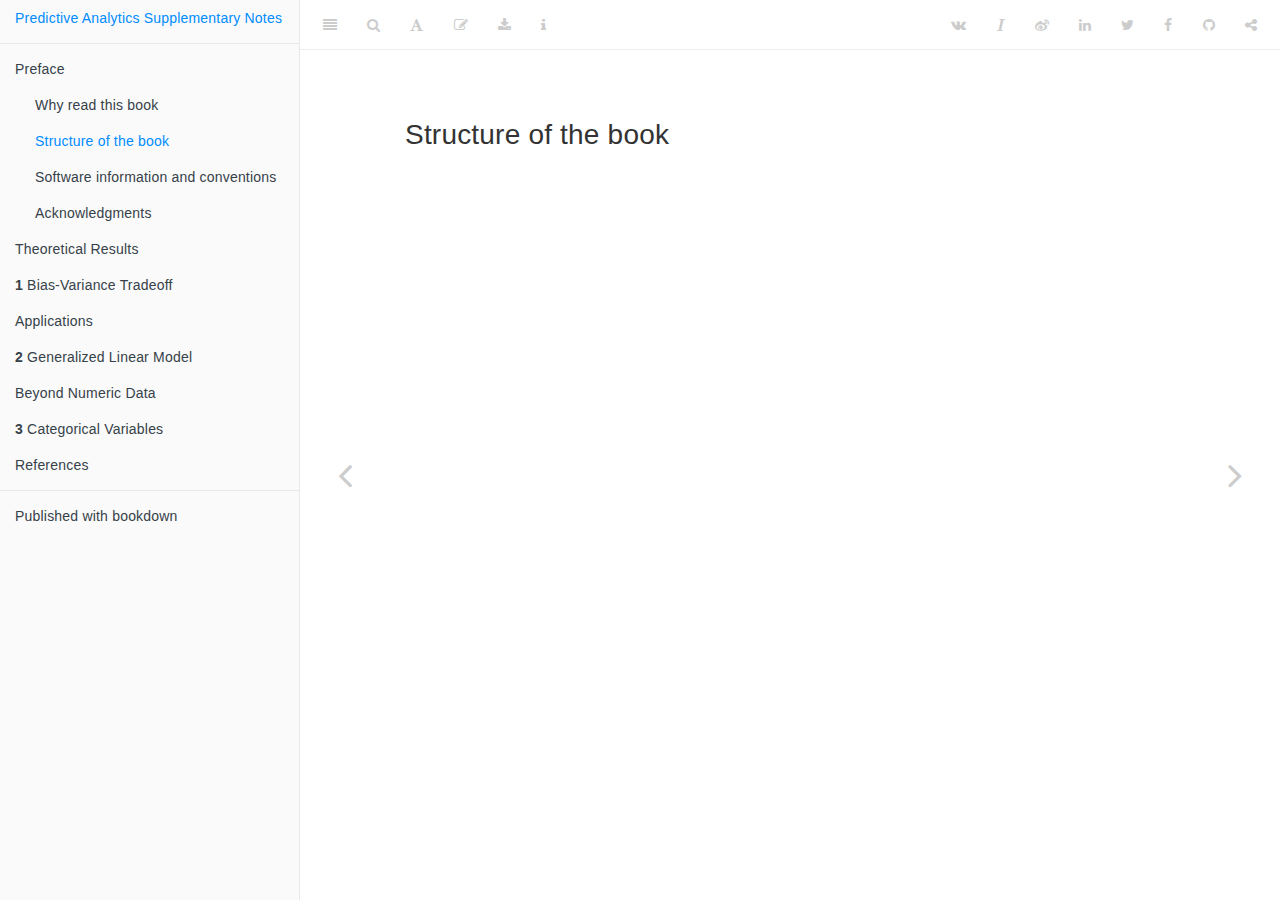
<file: structure-of-the-book.html>
<!DOCTYPE html>
<html lang="" xml:lang="">
<head>

  <meta charset="utf-8" />
  <meta http-equiv="X-UA-Compatible" content="IE=edge" />
  <title>Structure of the book | Predictive Analytics Supplementary Notes</title>
  <meta name="description" content="Supplementary notes to Daniel Linders’s lectures on predictive analytics with insurance and actuarial science applications" />
  <meta name="generator" content="bookdown 0.19 and GitBook 2.6.7" />

  <meta property="og:title" content="Structure of the book | Predictive Analytics Supplementary Notes" />
  <meta property="og:type" content="book" />
  <meta property="og:url" content="https://daniellinders.github.io/predictive-analytics-supplementary-notes/" />
  
  <meta property="og:description" content="Supplementary notes to Daniel Linders’s lectures on predictive analytics with insurance and actuarial science applications" />
  <meta name="github-repo" content="daniellinders/predictive-analytics-supplementary-notes" />

  <meta name="twitter:card" content="summary" />
  <meta name="twitter:title" content="Structure of the book | Predictive Analytics Supplementary Notes" />
  
  <meta name="twitter:description" content="Supplementary notes to Daniel Linders’s lectures on predictive analytics with insurance and actuarial science applications" />
  




  <meta name="viewport" content="width=device-width, initial-scale=1" />
  <meta name="apple-mobile-web-app-capable" content="yes" />
  <meta name="apple-mobile-web-app-status-bar-style" content="black" />
  
  
<link rel="prev" href="why-read-this-book.html"/>
<link rel="next" href="software-information-and-conventions.html"/>
<script src="libs/header-attrs/header-attrs.js"></script>
<script src="libs/jquery/jquery.min.js"></script>
<link href="libs/gitbook/css/style.css" rel="stylesheet" />
<link href="libs/gitbook/css/plugin-table.css" rel="stylesheet" />
<link href="libs/gitbook/css/plugin-bookdown.css" rel="stylesheet" />
<link href="libs/gitbook/css/plugin-highlight.css" rel="stylesheet" />
<link href="libs/gitbook/css/plugin-search.css" rel="stylesheet" />
<link href="libs/gitbook/css/plugin-fontsettings.css" rel="stylesheet" />
<link href="libs/gitbook/css/plugin-clipboard.css" rel="stylesheet" />











<style type="text/css">
pre > code.sourceCode { white-space: pre; position: relative; }
pre > code.sourceCode > span { display: inline-block; line-height: 1.25; }
pre > code.sourceCode > span:empty { height: 1.2em; }
code.sourceCode > span { color: inherit; text-decoration: inherit; }
pre.sourceCode { margin: 0; }
@media screen {
div.sourceCode { overflow: auto; }
}
@media print {
pre > code.sourceCode { white-space: pre-wrap; }
pre > code.sourceCode > span { text-indent: -5em; padding-left: 5em; }
}
pre.numberSource code
  { counter-reset: source-line 0; }
pre.numberSource code > span
  { position: relative; left: -4em; counter-increment: source-line; }
pre.numberSource code > span > a:first-child::before
  { content: counter(source-line);
    position: relative; left: -1em; text-align: right; vertical-align: baseline;
    border: none; display: inline-block;
    -webkit-touch-callout: none; -webkit-user-select: none;
    -khtml-user-select: none; -moz-user-select: none;
    -ms-user-select: none; user-select: none;
    padding: 0 4px; width: 4em;
    color: #aaaaaa;
  }
pre.numberSource { margin-left: 3em; border-left: 1px solid #aaaaaa;  padding-left: 4px; }
div.sourceCode
  {   }
@media screen {
pre > code.sourceCode > span > a:first-child::before { text-decoration: underline; }
}
code span.al { color: #ff0000; font-weight: bold; } /* Alert */
code span.an { color: #60a0b0; font-weight: bold; font-style: italic; } /* Annotation */
code span.at { color: #7d9029; } /* Attribute */
code span.bn { color: #40a070; } /* BaseN */
code span.bu { } /* BuiltIn */
code span.cf { color: #007020; font-weight: bold; } /* ControlFlow */
code span.ch { color: #4070a0; } /* Char */
code span.cn { color: #880000; } /* Constant */
code span.co { color: #60a0b0; font-style: italic; } /* Comment */
code span.cv { color: #60a0b0; font-weight: bold; font-style: italic; } /* CommentVar */
code span.do { color: #ba2121; font-style: italic; } /* Documentation */
code span.dt { color: #902000; } /* DataType */
code span.dv { color: #40a070; } /* DecVal */
code span.er { color: #ff0000; font-weight: bold; } /* Error */
code span.ex { } /* Extension */
code span.fl { color: #40a070; } /* Float */
code span.fu { color: #06287e; } /* Function */
code span.im { } /* Import */
code span.in { color: #60a0b0; font-weight: bold; font-style: italic; } /* Information */
code span.kw { color: #007020; font-weight: bold; } /* Keyword */
code span.op { color: #666666; } /* Operator */
code span.ot { color: #007020; } /* Other */
code span.pp { color: #bc7a00; } /* Preprocessor */
code span.sc { color: #4070a0; } /* SpecialChar */
code span.ss { color: #bb6688; } /* SpecialString */
code span.st { color: #4070a0; } /* String */
code span.va { color: #19177c; } /* Variable */
code span.vs { color: #4070a0; } /* VerbatimString */
code span.wa { color: #60a0b0; font-weight: bold; font-style: italic; } /* Warning */
</style>

<link rel="stylesheet" href="css/style.css" type="text/css" />
</head>

<body>



  <div class="book without-animation with-summary font-size-2 font-family-1" data-basepath=".">

    <div class="book-summary">
      <nav role="navigation">

<ul class="summary">
<li><a href="./">Predictive Analytics Supplementary Notes</a></li>

<li class="divider"></li>
<li class="chapter" data-level="" data-path="index.html"><a href="index.html"><i class="fa fa-check"></i>Preface</a>
<ul>
<li class="chapter" data-level="" data-path="why-read-this-book.html"><a href="why-read-this-book.html"><i class="fa fa-check"></i>Why read this book</a></li>
<li class="chapter" data-level="" data-path="structure-of-the-book.html"><a href="structure-of-the-book.html"><i class="fa fa-check"></i>Structure of the book</a></li>
<li class="chapter" data-level="" data-path="software-information-and-conventions.html"><a href="software-information-and-conventions.html"><i class="fa fa-check"></i>Software information and conventions</a></li>
<li class="chapter" data-level="" data-path="acknowledgments.html"><a href="acknowledgments.html"><i class="fa fa-check"></i>Acknowledgments</a></li>
</ul></li>
<li class="chapter" data-level="" data-path="theoretical-results.html"><a href="theoretical-results.html"><i class="fa fa-check"></i>Theoretical Results</a></li>
<li class="chapter" data-level="1" data-path="bias-var-tradeoff.html"><a href="bias-var-tradeoff.html"><i class="fa fa-check"></i><b>1</b> Bias-Variance Tradeoff</a></li>
<li class="chapter" data-level="" data-path="applications.html"><a href="applications.html"><i class="fa fa-check"></i>Applications</a></li>
<li class="chapter" data-level="2" data-path="glm.html"><a href="glm.html"><i class="fa fa-check"></i><b>2</b> Generalized Linear Model</a></li>
<li class="chapter" data-level="" data-path="beyond-numeric-data.html"><a href="beyond-numeric-data.html"><i class="fa fa-check"></i>Beyond Numeric Data</a></li>
<li class="chapter" data-level="3" data-path="cat-vars.html"><a href="cat-vars.html"><i class="fa fa-check"></i><b>3</b> Categorical Variables</a></li>
<li class="chapter" data-level="" data-path="references.html"><a href="references.html"><i class="fa fa-check"></i>References</a></li>
<li class="divider"></li>
<li><a href="https://bookdown.org" target="_blank">Published with bookdown</a></li>

</ul>

      </nav>
    </div>

    <div class="book-body">
      <div class="body-inner">
        <div class="book-header" role="navigation">
          <h1>
            <i class="fa fa-circle-o-notch fa-spin"></i><a href="./">Predictive Analytics Supplementary Notes</a>
          </h1>
        </div>

        <div class="page-wrapper" tabindex="-1" role="main">
          <div class="page-inner">

            <section class="normal" id="section-">
<div id="structure-of-the-book" class="section level2 unnumbered" number="">
<h2>Structure of the book</h2>
</div>
            </section>

          </div>
        </div>
      </div>
<a href="why-read-this-book.html" class="navigation navigation-prev " aria-label="Previous page"><i class="fa fa-angle-left"></i></a>
<a href="software-information-and-conventions.html" class="navigation navigation-next " aria-label="Next page"><i class="fa fa-angle-right"></i></a>
    </div>
  </div>
<script src="libs/gitbook/js/app.min.js"></script>
<script src="libs/gitbook/js/lunr.js"></script>
<script src="libs/gitbook/js/clipboard.min.js"></script>
<script src="libs/gitbook/js/plugin-search.js"></script>
<script src="libs/gitbook/js/plugin-sharing.js"></script>
<script src="libs/gitbook/js/plugin-fontsettings.js"></script>
<script src="libs/gitbook/js/plugin-bookdown.js"></script>
<script src="libs/gitbook/js/jquery.highlight.js"></script>
<script src="libs/gitbook/js/plugin-clipboard.js"></script>
<script>
gitbook.require(["gitbook"], function(gitbook) {
gitbook.start({
"sharing": {
"github": true,
"facebook": true,
"twitter": true,
"linkedin": true,
"weibo": true,
"instapaper": true,
"vk": true,
"all": ["facebook", "twitter", "linkedin", "weibo", "instapaper"]
},
"fontsettings": {
"theme": "white",
"family": "sans",
"size": 2
},
"edit": {
"link": "https://github.com/daniellinders/predictive-analytics-supplementary-notes/edit/master/index.Rmd",
"text": "Edit"
},
"history": {
"link": null,
"text": null
},
"view": {
"link": null,
"text": null
},
"download": ["predictive-analytics-supplementary-notes.pdf", "predictive-analytics-supplementary-notes.epub", "predictive-analytics-supplementary-notes.mobi"],
"toc": {
"collapse": "section",
"scroll_highlight": true
},
"toolbar": {
"position": "fixed"
},
"info": true
});
});
</script>

</body>

</html>
</file>
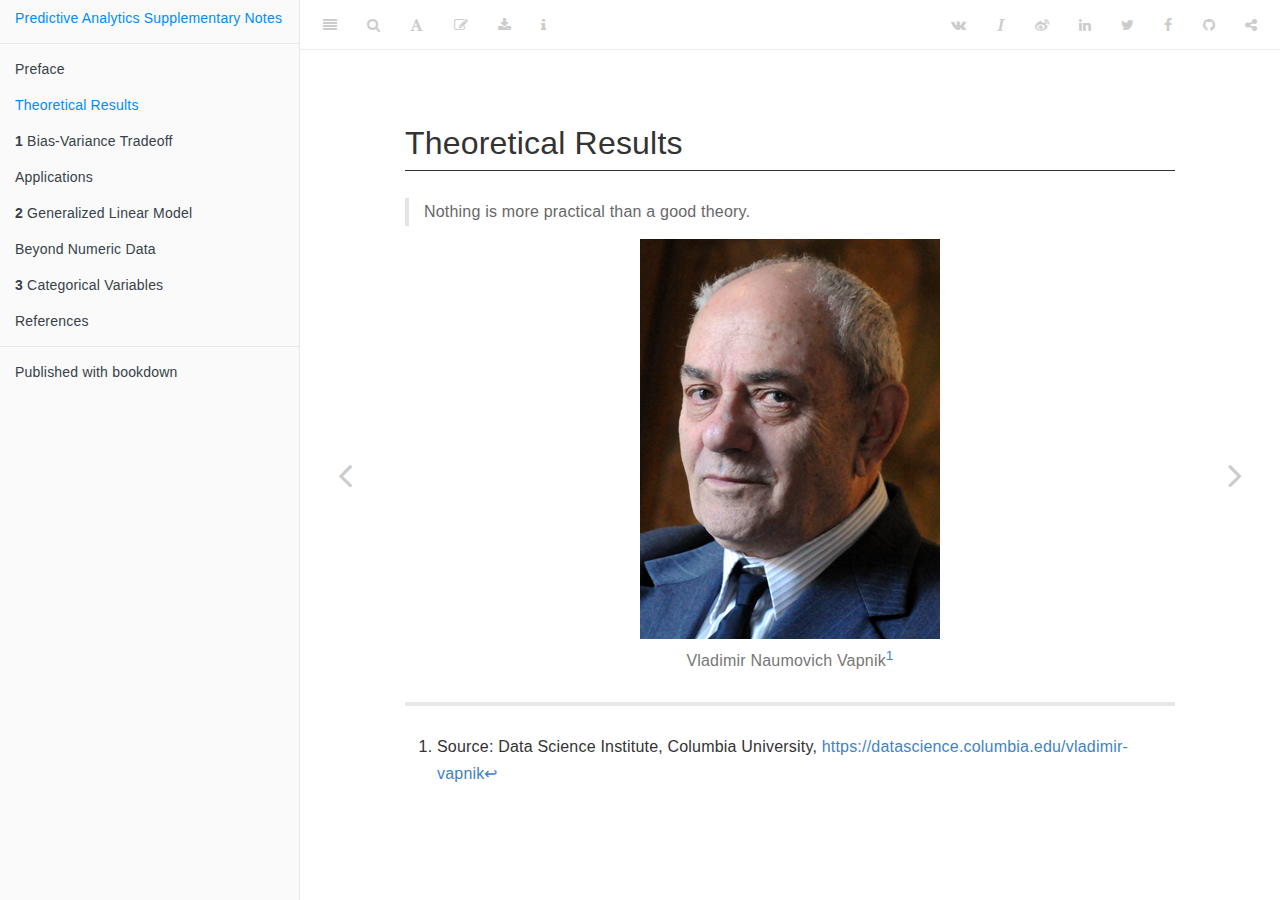
<file: theoretical-results.html>
<!DOCTYPE html>
<html lang="" xml:lang="">
<head>

  <meta charset="utf-8" />
  <meta http-equiv="X-UA-Compatible" content="IE=edge" />
  <title>Theoretical Results | Predictive Analytics Supplementary Notes</title>
  <meta name="description" content="Supplementary notes to Daniel Linders’s lectures on predictive analytics with insurance and actuarial science applications" />
  <meta name="generator" content="bookdown 0.19 and GitBook 2.6.7" />

  <meta property="og:title" content="Theoretical Results | Predictive Analytics Supplementary Notes" />
  <meta property="og:type" content="book" />
  <meta property="og:url" content="https://daniellinders.github.io/predictive-analytics-supplementary-notes/" />
  
  <meta property="og:description" content="Supplementary notes to Daniel Linders’s lectures on predictive analytics with insurance and actuarial science applications" />
  <meta name="github-repo" content="daniellinders/predictive-analytics-supplementary-notes" />

  <meta name="twitter:card" content="summary" />
  <meta name="twitter:title" content="Theoretical Results | Predictive Analytics Supplementary Notes" />
  
  <meta name="twitter:description" content="Supplementary notes to Daniel Linders’s lectures on predictive analytics with insurance and actuarial science applications" />
  




  <meta name="viewport" content="width=device-width, initial-scale=1" />
  <meta name="apple-mobile-web-app-capable" content="yes" />
  <meta name="apple-mobile-web-app-status-bar-style" content="black" />
  
  
<link rel="prev" href="acknowledgments.html"/>
<link rel="next" href="bias-var-tradeoff.html"/>
<script src="libs/header-attrs/header-attrs.js"></script>
<script src="libs/jquery/jquery.min.js"></script>
<link href="libs/gitbook/css/style.css" rel="stylesheet" />
<link href="libs/gitbook/css/plugin-table.css" rel="stylesheet" />
<link href="libs/gitbook/css/plugin-bookdown.css" rel="stylesheet" />
<link href="libs/gitbook/css/plugin-highlight.css" rel="stylesheet" />
<link href="libs/gitbook/css/plugin-search.css" rel="stylesheet" />
<link href="libs/gitbook/css/plugin-fontsettings.css" rel="stylesheet" />
<link href="libs/gitbook/css/plugin-clipboard.css" rel="stylesheet" />











<style type="text/css">
pre > code.sourceCode { white-space: pre; position: relative; }
pre > code.sourceCode > span { display: inline-block; line-height: 1.25; }
pre > code.sourceCode > span:empty { height: 1.2em; }
code.sourceCode > span { color: inherit; text-decoration: inherit; }
pre.sourceCode { margin: 0; }
@media screen {
div.sourceCode { overflow: auto; }
}
@media print {
pre > code.sourceCode { white-space: pre-wrap; }
pre > code.sourceCode > span { text-indent: -5em; padding-left: 5em; }
}
pre.numberSource code
  { counter-reset: source-line 0; }
pre.numberSource code > span
  { position: relative; left: -4em; counter-increment: source-line; }
pre.numberSource code > span > a:first-child::before
  { content: counter(source-line);
    position: relative; left: -1em; text-align: right; vertical-align: baseline;
    border: none; display: inline-block;
    -webkit-touch-callout: none; -webkit-user-select: none;
    -khtml-user-select: none; -moz-user-select: none;
    -ms-user-select: none; user-select: none;
    padding: 0 4px; width: 4em;
    color: #aaaaaa;
  }
pre.numberSource { margin-left: 3em; border-left: 1px solid #aaaaaa;  padding-left: 4px; }
div.sourceCode
  {   }
@media screen {
pre > code.sourceCode > span > a:first-child::before { text-decoration: underline; }
}
code span.al { color: #ff0000; font-weight: bold; } /* Alert */
code span.an { color: #60a0b0; font-weight: bold; font-style: italic; } /* Annotation */
code span.at { color: #7d9029; } /* Attribute */
code span.bn { color: #40a070; } /* BaseN */
code span.bu { } /* BuiltIn */
code span.cf { color: #007020; font-weight: bold; } /* ControlFlow */
code span.ch { color: #4070a0; } /* Char */
code span.cn { color: #880000; } /* Constant */
code span.co { color: #60a0b0; font-style: italic; } /* Comment */
code span.cv { color: #60a0b0; font-weight: bold; font-style: italic; } /* CommentVar */
code span.do { color: #ba2121; font-style: italic; } /* Documentation */
code span.dt { color: #902000; } /* DataType */
code span.dv { color: #40a070; } /* DecVal */
code span.er { color: #ff0000; font-weight: bold; } /* Error */
code span.ex { } /* Extension */
code span.fl { color: #40a070; } /* Float */
code span.fu { color: #06287e; } /* Function */
code span.im { } /* Import */
code span.in { color: #60a0b0; font-weight: bold; font-style: italic; } /* Information */
code span.kw { color: #007020; font-weight: bold; } /* Keyword */
code span.op { color: #666666; } /* Operator */
code span.ot { color: #007020; } /* Other */
code span.pp { color: #bc7a00; } /* Preprocessor */
code span.sc { color: #4070a0; } /* SpecialChar */
code span.ss { color: #bb6688; } /* SpecialString */
code span.st { color: #4070a0; } /* String */
code span.va { color: #19177c; } /* Variable */
code span.vs { color: #4070a0; } /* VerbatimString */
code span.wa { color: #60a0b0; font-weight: bold; font-style: italic; } /* Warning */
</style>

<link rel="stylesheet" href="css/style.css" type="text/css" />
</head>

<body>



  <div class="book without-animation with-summary font-size-2 font-family-1" data-basepath=".">

    <div class="book-summary">
      <nav role="navigation">

<ul class="summary">
<li><a href="./">Predictive Analytics Supplementary Notes</a></li>

<li class="divider"></li>
<li class="chapter" data-level="" data-path="index.html"><a href="index.html"><i class="fa fa-check"></i>Preface</a>
<ul>
<li class="chapter" data-level="" data-path="why-read-this-book.html"><a href="why-read-this-book.html"><i class="fa fa-check"></i>Why read this book</a></li>
<li class="chapter" data-level="" data-path="structure-of-the-book.html"><a href="structure-of-the-book.html"><i class="fa fa-check"></i>Structure of the book</a></li>
<li class="chapter" data-level="" data-path="software-information-and-conventions.html"><a href="software-information-and-conventions.html"><i class="fa fa-check"></i>Software information and conventions</a></li>
<li class="chapter" data-level="" data-path="acknowledgments.html"><a href="acknowledgments.html"><i class="fa fa-check"></i>Acknowledgments</a></li>
</ul></li>
<li class="chapter" data-level="" data-path="theoretical-results.html"><a href="theoretical-results.html"><i class="fa fa-check"></i>Theoretical Results</a></li>
<li class="chapter" data-level="1" data-path="bias-var-tradeoff.html"><a href="bias-var-tradeoff.html"><i class="fa fa-check"></i><b>1</b> Bias-Variance Tradeoff</a></li>
<li class="chapter" data-level="" data-path="applications.html"><a href="applications.html"><i class="fa fa-check"></i>Applications</a></li>
<li class="chapter" data-level="2" data-path="glm.html"><a href="glm.html"><i class="fa fa-check"></i><b>2</b> Generalized Linear Model</a></li>
<li class="chapter" data-level="" data-path="beyond-numeric-data.html"><a href="beyond-numeric-data.html"><i class="fa fa-check"></i>Beyond Numeric Data</a></li>
<li class="chapter" data-level="3" data-path="cat-vars.html"><a href="cat-vars.html"><i class="fa fa-check"></i><b>3</b> Categorical Variables</a></li>
<li class="chapter" data-level="" data-path="references.html"><a href="references.html"><i class="fa fa-check"></i>References</a></li>
<li class="divider"></li>
<li><a href="https://bookdown.org" target="_blank">Published with bookdown</a></li>

</ul>

      </nav>
    </div>

    <div class="book-body">
      <div class="body-inner">
        <div class="book-header" role="navigation">
          <h1>
            <i class="fa fa-circle-o-notch fa-spin"></i><a href="./">Predictive Analytics Supplementary Notes</a>
          </h1>
        </div>

        <div class="page-wrapper" tabindex="-1" role="main">
          <div class="page-inner">

            <section class="normal" id="section-">
<div id="theoretical-results" class="section level1 unnumbered" number="">
<h1>Theoretical Results</h1>
<blockquote>
<p>Nothing is more practical than a good theory.</p>
</blockquote>
<center>
<div class="figure">
<img src="images/quotes/Vladimir-Naumovich-Vapnik.png" alt="" />
<p class="caption">Vladimir Naumovich Vapnik<a href="#fn1" class="footnote-ref" id="fnref1"><sup>1</sup></a></p>
</div>
</center>

</div>
<div class="footnotes">
<hr />
<ol start="1">
<li id="fn1"><p>Source: Data Science Institute, Columbia University, <a href="https://datascience.columbia.edu/vladimir-vapnik" class="uri">https://datascience.columbia.edu/vladimir-vapnik</a><a href="theoretical-results.html#fnref1" class="footnote-back">↩︎</a></p></li>
</ol>
</div>
            </section>

          </div>
        </div>
      </div>
<a href="acknowledgments.html" class="navigation navigation-prev " aria-label="Previous page"><i class="fa fa-angle-left"></i></a>
<a href="bias-var-tradeoff.html" class="navigation navigation-next " aria-label="Next page"><i class="fa fa-angle-right"></i></a>
    </div>
  </div>
<script src="libs/gitbook/js/app.min.js"></script>
<script src="libs/gitbook/js/lunr.js"></script>
<script src="libs/gitbook/js/clipboard.min.js"></script>
<script src="libs/gitbook/js/plugin-search.js"></script>
<script src="libs/gitbook/js/plugin-sharing.js"></script>
<script src="libs/gitbook/js/plugin-fontsettings.js"></script>
<script src="libs/gitbook/js/plugin-bookdown.js"></script>
<script src="libs/gitbook/js/jquery.highlight.js"></script>
<script src="libs/gitbook/js/plugin-clipboard.js"></script>
<script>
gitbook.require(["gitbook"], function(gitbook) {
gitbook.start({
"sharing": {
"github": true,
"facebook": true,
"twitter": true,
"linkedin": true,
"weibo": true,
"instapaper": true,
"vk": true,
"all": ["facebook", "twitter", "linkedin", "weibo", "instapaper"]
},
"fontsettings": {
"theme": "white",
"family": "sans",
"size": 2
},
"edit": {
"link": "https://github.com/daniellinders/predictive-analytics-supplementary-notes/edit/master/010-theory.Rmd",
"text": "Edit"
},
"history": {
"link": null,
"text": null
},
"view": {
"link": null,
"text": null
},
"download": ["predictive-analytics-supplementary-notes.pdf", "predictive-analytics-supplementary-notes.epub", "predictive-analytics-supplementary-notes.mobi"],
"toc": {
"collapse": "section",
"scroll_highlight": true
},
"toolbar": {
"position": "fixed"
},
"info": true
});
});
</script>

</body>

</html>
</file>
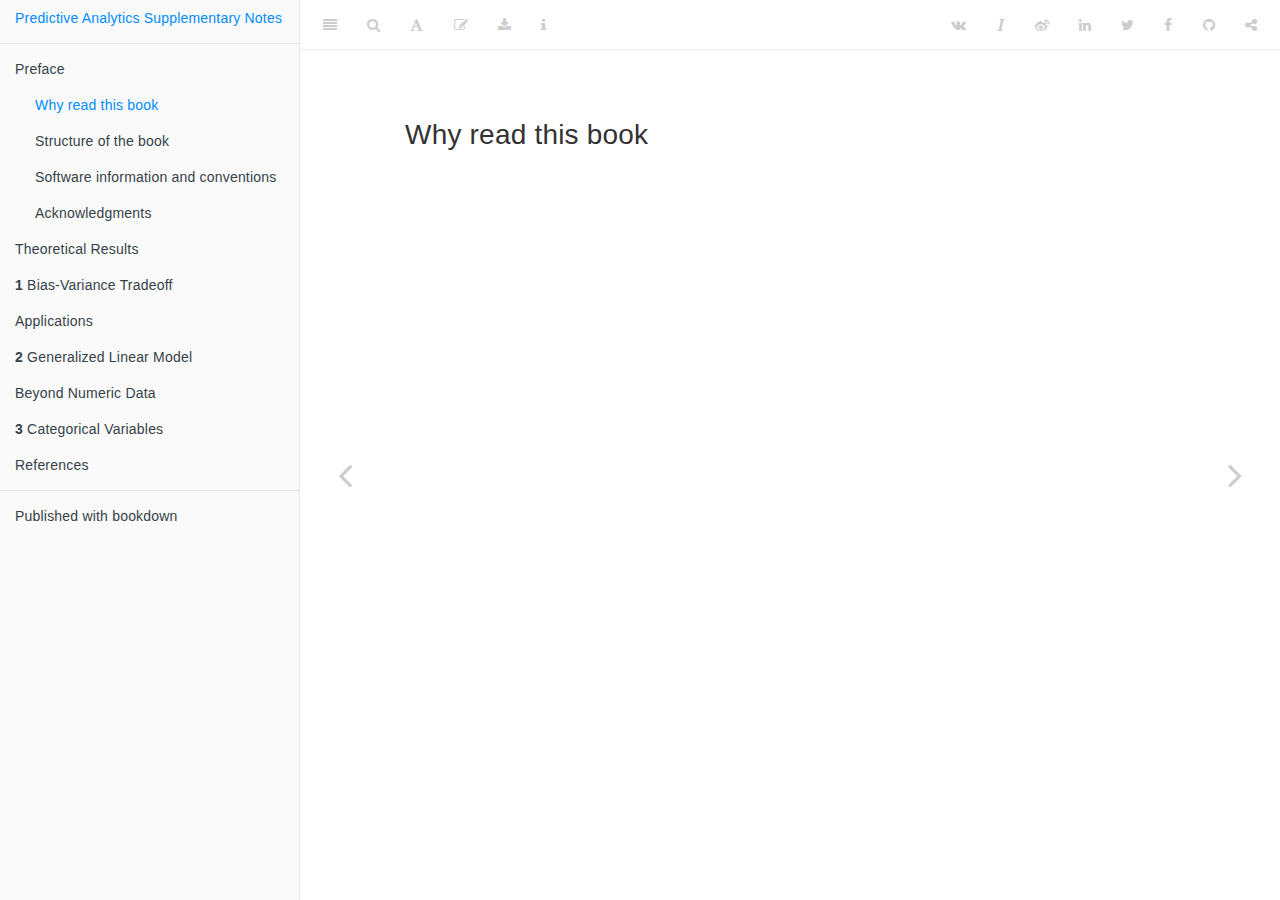
<file: why-read-this-book.html>
<!DOCTYPE html>
<html lang="" xml:lang="">
<head>

  <meta charset="utf-8" />
  <meta http-equiv="X-UA-Compatible" content="IE=edge" />
  <title>Why read this book | Predictive Analytics Supplementary Notes</title>
  <meta name="description" content="Supplementary notes to Daniel Linders’s lectures on predictive analytics with insurance and actuarial science applications" />
  <meta name="generator" content="bookdown 0.19 and GitBook 2.6.7" />

  <meta property="og:title" content="Why read this book | Predictive Analytics Supplementary Notes" />
  <meta property="og:type" content="book" />
  <meta property="og:url" content="https://daniellinders.github.io/predictive-analytics-supplementary-notes/" />
  
  <meta property="og:description" content="Supplementary notes to Daniel Linders’s lectures on predictive analytics with insurance and actuarial science applications" />
  <meta name="github-repo" content="daniellinders/predictive-analytics-supplementary-notes" />

  <meta name="twitter:card" content="summary" />
  <meta name="twitter:title" content="Why read this book | Predictive Analytics Supplementary Notes" />
  
  <meta name="twitter:description" content="Supplementary notes to Daniel Linders’s lectures on predictive analytics with insurance and actuarial science applications" />
  




  <meta name="viewport" content="width=device-width, initial-scale=1" />
  <meta name="apple-mobile-web-app-capable" content="yes" />
  <meta name="apple-mobile-web-app-status-bar-style" content="black" />
  
  
<link rel="prev" href="index.html"/>
<link rel="next" href="structure-of-the-book.html"/>
<script src="libs/header-attrs/header-attrs.js"></script>
<script src="libs/jquery/jquery.min.js"></script>
<link href="libs/gitbook/css/style.css" rel="stylesheet" />
<link href="libs/gitbook/css/plugin-table.css" rel="stylesheet" />
<link href="libs/gitbook/css/plugin-bookdown.css" rel="stylesheet" />
<link href="libs/gitbook/css/plugin-highlight.css" rel="stylesheet" />
<link href="libs/gitbook/css/plugin-search.css" rel="stylesheet" />
<link href="libs/gitbook/css/plugin-fontsettings.css" rel="stylesheet" />
<link href="libs/gitbook/css/plugin-clipboard.css" rel="stylesheet" />











<style type="text/css">
pre > code.sourceCode { white-space: pre; position: relative; }
pre > code.sourceCode > span { display: inline-block; line-height: 1.25; }
pre > code.sourceCode > span:empty { height: 1.2em; }
code.sourceCode > span { color: inherit; text-decoration: inherit; }
pre.sourceCode { margin: 0; }
@media screen {
div.sourceCode { overflow: auto; }
}
@media print {
pre > code.sourceCode { white-space: pre-wrap; }
pre > code.sourceCode > span { text-indent: -5em; padding-left: 5em; }
}
pre.numberSource code
  { counter-reset: source-line 0; }
pre.numberSource code > span
  { position: relative; left: -4em; counter-increment: source-line; }
pre.numberSource code > span > a:first-child::before
  { content: counter(source-line);
    position: relative; left: -1em; text-align: right; vertical-align: baseline;
    border: none; display: inline-block;
    -webkit-touch-callout: none; -webkit-user-select: none;
    -khtml-user-select: none; -moz-user-select: none;
    -ms-user-select: none; user-select: none;
    padding: 0 4px; width: 4em;
    color: #aaaaaa;
  }
pre.numberSource { margin-left: 3em; border-left: 1px solid #aaaaaa;  padding-left: 4px; }
div.sourceCode
  {   }
@media screen {
pre > code.sourceCode > span > a:first-child::before { text-decoration: underline; }
}
code span.al { color: #ff0000; font-weight: bold; } /* Alert */
code span.an { color: #60a0b0; font-weight: bold; font-style: italic; } /* Annotation */
code span.at { color: #7d9029; } /* Attribute */
code span.bn { color: #40a070; } /* BaseN */
code span.bu { } /* BuiltIn */
code span.cf { color: #007020; font-weight: bold; } /* ControlFlow */
code span.ch { color: #4070a0; } /* Char */
code span.cn { color: #880000; } /* Constant */
code span.co { color: #60a0b0; font-style: italic; } /* Comment */
code span.cv { color: #60a0b0; font-weight: bold; font-style: italic; } /* CommentVar */
code span.do { color: #ba2121; font-style: italic; } /* Documentation */
code span.dt { color: #902000; } /* DataType */
code span.dv { color: #40a070; } /* DecVal */
code span.er { color: #ff0000; font-weight: bold; } /* Error */
code span.ex { } /* Extension */
code span.fl { color: #40a070; } /* Float */
code span.fu { color: #06287e; } /* Function */
code span.im { } /* Import */
code span.in { color: #60a0b0; font-weight: bold; font-style: italic; } /* Information */
code span.kw { color: #007020; font-weight: bold; } /* Keyword */
code span.op { color: #666666; } /* Operator */
code span.ot { color: #007020; } /* Other */
code span.pp { color: #bc7a00; } /* Preprocessor */
code span.sc { color: #4070a0; } /* SpecialChar */
code span.ss { color: #bb6688; } /* SpecialString */
code span.st { color: #4070a0; } /* String */
code span.va { color: #19177c; } /* Variable */
code span.vs { color: #4070a0; } /* VerbatimString */
code span.wa { color: #60a0b0; font-weight: bold; font-style: italic; } /* Warning */
</style>

<link rel="stylesheet" href="css/style.css" type="text/css" />
</head>

<body>



  <div class="book without-animation with-summary font-size-2 font-family-1" data-basepath=".">

    <div class="book-summary">
      <nav role="navigation">

<ul class="summary">
<li><a href="./">Predictive Analytics Supplementary Notes</a></li>

<li class="divider"></li>
<li class="chapter" data-level="" data-path="index.html"><a href="index.html"><i class="fa fa-check"></i>Preface</a>
<ul>
<li class="chapter" data-level="" data-path="why-read-this-book.html"><a href="why-read-this-book.html"><i class="fa fa-check"></i>Why read this book</a></li>
<li class="chapter" data-level="" data-path="structure-of-the-book.html"><a href="structure-of-the-book.html"><i class="fa fa-check"></i>Structure of the book</a></li>
<li class="chapter" data-level="" data-path="software-information-and-conventions.html"><a href="software-information-and-conventions.html"><i class="fa fa-check"></i>Software information and conventions</a></li>
<li class="chapter" data-level="" data-path="acknowledgments.html"><a href="acknowledgments.html"><i class="fa fa-check"></i>Acknowledgments</a></li>
</ul></li>
<li class="chapter" data-level="" data-path="theoretical-results.html"><a href="theoretical-results.html"><i class="fa fa-check"></i>Theoretical Results</a></li>
<li class="chapter" data-level="1" data-path="bias-var-tradeoff.html"><a href="bias-var-tradeoff.html"><i class="fa fa-check"></i><b>1</b> Bias-Variance Tradeoff</a></li>
<li class="chapter" data-level="" data-path="applications.html"><a href="applications.html"><i class="fa fa-check"></i>Applications</a></li>
<li class="chapter" data-level="2" data-path="glm.html"><a href="glm.html"><i class="fa fa-check"></i><b>2</b> Generalized Linear Model</a></li>
<li class="chapter" data-level="" data-path="beyond-numeric-data.html"><a href="beyond-numeric-data.html"><i class="fa fa-check"></i>Beyond Numeric Data</a></li>
<li class="chapter" data-level="3" data-path="cat-vars.html"><a href="cat-vars.html"><i class="fa fa-check"></i><b>3</b> Categorical Variables</a></li>
<li class="chapter" data-level="" data-path="references.html"><a href="references.html"><i class="fa fa-check"></i>References</a></li>
<li class="divider"></li>
<li><a href="https://bookdown.org" target="_blank">Published with bookdown</a></li>

</ul>

      </nav>
    </div>

    <div class="book-body">
      <div class="body-inner">
        <div class="book-header" role="navigation">
          <h1>
            <i class="fa fa-circle-o-notch fa-spin"></i><a href="./">Predictive Analytics Supplementary Notes</a>
          </h1>
        </div>

        <div class="page-wrapper" tabindex="-1" role="main">
          <div class="page-inner">

            <section class="normal" id="section-">
<div id="why-read-this-book" class="section level2 unnumbered" number="">
<h2>Why read this book</h2>
</div>
            </section>

          </div>
        </div>
      </div>
<a href="index.html" class="navigation navigation-prev " aria-label="Previous page"><i class="fa fa-angle-left"></i></a>
<a href="structure-of-the-book.html" class="navigation navigation-next " aria-label="Next page"><i class="fa fa-angle-right"></i></a>
    </div>
  </div>
<script src="libs/gitbook/js/app.min.js"></script>
<script src="libs/gitbook/js/lunr.js"></script>
<script src="libs/gitbook/js/clipboard.min.js"></script>
<script src="libs/gitbook/js/plugin-search.js"></script>
<script src="libs/gitbook/js/plugin-sharing.js"></script>
<script src="libs/gitbook/js/plugin-fontsettings.js"></script>
<script src="libs/gitbook/js/plugin-bookdown.js"></script>
<script src="libs/gitbook/js/jquery.highlight.js"></script>
<script src="libs/gitbook/js/plugin-clipboard.js"></script>
<script>
gitbook.require(["gitbook"], function(gitbook) {
gitbook.start({
"sharing": {
"github": true,
"facebook": true,
"twitter": true,
"linkedin": true,
"weibo": true,
"instapaper": true,
"vk": true,
"all": ["facebook", "twitter", "linkedin", "weibo", "instapaper"]
},
"fontsettings": {
"theme": "white",
"family": "sans",
"size": 2
},
"edit": {
"link": "https://github.com/daniellinders/predictive-analytics-supplementary-notes/edit/master/index.Rmd",
"text": "Edit"
},
"history": {
"link": null,
"text": null
},
"view": {
"link": null,
"text": null
},
"download": ["predictive-analytics-supplementary-notes.pdf", "predictive-analytics-supplementary-notes.epub", "predictive-analytics-supplementary-notes.mobi"],
"toc": {
"collapse": "section",
"scroll_highlight": true
},
"toolbar": {
"position": "fixed"
},
"info": true
});
});
</script>

</body>

</html>
</file>
<file: libs/gitbook/css/plugin-table.css>
.book .book-body .page-wrapper .page-inner section.normal table{display:table;width:100%;border-collapse:collapse;border-spacing:0;overflow:auto}.book .book-body .page-wrapper .page-inner section.normal table td,.book .book-body .page-wrapper .page-inner section.normal table th{padding:6px 13px;border:1px solid #ddd}.book .book-body .page-wrapper .page-inner section.normal table tr{background-color:#fff;border-top:1px solid #ccc}.book .book-body .page-wrapper .page-inner section.normal table tr:nth-child(2n){background-color:#f8f8f8}.book .book-body .page-wrapper .page-inner section.normal table th{font-weight:700}
</file>
<file: libs/gitbook/css/plugin-bookdown.css>
.book .book-header h1 {
  padding-left: 20px;
  padding-right: 20px;
}
.book .book-header.fixed {
  position: fixed;
  right: 0;
  top: 0;
  left: 0;
  border-bottom: 1px solid rgba(0,0,0,.07);
}
span.search-highlight {
  background-color: #ffff88;
}
@media (min-width: 600px) {
  .book.with-summary .book-header.fixed {
    left: 300px;
  }
}
@media (max-width: 1240px) {
  .book .book-body.fixed {
    top: 50px;
  }
  .book .book-body.fixed .body-inner {
    top: auto;
  }
}
@media (max-width: 600px) {
  .book.with-summary .book-header.fixed {
    left: calc(100% - 60px);
    min-width: 300px;
  }
  .book.with-summary .book-body {
    transform: none;
    left: calc(100% - 60px);
    min-width: 300px;
  }
  .book .book-body.fixed {
    top: 0;
  }
}

.book .book-body.fixed .body-inner {
  top: 50px;
}
.book .book-body .page-wrapper .page-inner section.normal sub, .book .book-body .page-wrapper .page-inner section.normal sup {
  font-size: 85%;
}

@media print {
  .book .book-summary, .book .book-body .book-header, .fa {
    display: none !important;
  }
  .book .book-body.fixed {
    left: 0px;
  }
  .book .book-body,.book .book-body .body-inner, .book.with-summary {
    overflow: visible !important;
  }
}
.kable_wrapper {
  border-spacing: 20px 0;
  border-collapse: separate;
  border: none;
  margin: auto;
}
.kable_wrapper > tbody > tr > td {
  vertical-align: top;
}
.book .book-body .page-wrapper .page-inner section.normal table tr.header {
  border-top-width: 2px;
}
.book .book-body .page-wrapper .page-inner section.normal table tr:last-child td {
  border-bottom-width: 2px;
}
.book .book-body .page-wrapper .page-inner section.normal table td, .book .book-body .page-wrapper .page-inner section.normal table th {
  border-left: none;
  border-right: none;
}
.book .book-body .page-wrapper .page-inner section.normal table.kable_wrapper > tbody > tr, .book .book-body .page-wrapper .page-inner section.normal table.kable_wrapper > tbody > tr > td {
  border-top: none;
}
.book .book-body .page-wrapper .page-inner section.normal table.kable_wrapper > tbody > tr:last-child > td {
    border-bottom: none;
}

div.theorem, div.lemma, div.corollary, div.proposition, div.conjecture {
  font-style: italic;
}
span.theorem, span.lemma, span.corollary, span.proposition, span.conjecture {
  font-style: normal;
}
div.proof:after {
  content: "\25a2";
  float: right;
}
.header-section-number {
  padding-right: .5em;
}
</file>
<file: libs/gitbook/css/plugin-highlight.css>
.book .book-body .page-wrapper .page-inner section.normal pre,
.book .book-body .page-wrapper .page-inner section.normal code {
  /* http://jmblog.github.com/color-themes-for-google-code-highlightjs */
  /* Tomorrow Comment */
  /* Tomorrow Red */
  /* Tomorrow Orange */
  /* Tomorrow Yellow */
  /* Tomorrow Green */
  /* Tomorrow Aqua */
  /* Tomorrow Blue */
  /* Tomorrow Purple */
}
.book .book-body .page-wrapper .page-inner section.normal pre .hljs-comment,
.book .book-body .page-wrapper .page-inner section.normal code .hljs-comment,
.book .book-body .page-wrapper .page-inner section.normal pre .hljs-title,
.book .book-body .page-wrapper .page-inner section.normal code .hljs-title {
  color: #8e908c;
}
.book .book-body .page-wrapper .page-inner section.normal pre .hljs-variable,
.book .book-body .page-wrapper .page-inner section.normal code .hljs-variable,
.book .book-body .page-wrapper .page-inner section.normal pre .hljs-attribute,
.book .book-body .page-wrapper .page-inner section.normal code .hljs-attribute,
.book .book-body .page-wrapper .page-inner section.normal pre .hljs-tag,
.book .book-body .page-wrapper .page-inner section.normal code .hljs-tag,
.book .book-body .page-wrapper .page-inner section.normal pre .hljs-regexp,
.book .book-body .page-wrapper .page-inner section.normal code .hljs-regexp,
.book .book-body .page-wrapper .page-inner section.normal pre .ruby .hljs-constant,
.book .book-body .page-wrapper .page-inner section.normal code .ruby .hljs-constant,
.book .book-body .page-wrapper .page-inner section.normal pre .xml .hljs-tag .hljs-title,
.book .book-body .page-wrapper .page-inner section.normal code .xml .hljs-tag .hljs-title,
.book .book-body .page-wrapper .page-inner section.normal pre .xml .hljs-pi,
.book .book-body .page-wrapper .page-inner section.normal code .xml .hljs-pi,
.book .book-body .page-wrapper .page-inner section.normal pre .xml .hljs-doctype,
.book .book-body .page-wrapper .page-inner section.normal code .xml .hljs-doctype,
.book .book-body .page-wrapper .page-inner section.normal pre .html .hljs-doctype,
.book .book-body .page-wrapper .page-inner section.normal code .html .hljs-doctype,
.book .book-body .page-wrapper .page-inner section.normal pre .css .hljs-id,
.book .book-body .page-wrapper .page-inner section.normal code .css .hljs-id,
.book .book-body .page-wrapper .page-inner section.normal pre .css .hljs-class,
.book .book-body .page-wrapper .page-inner section.normal code .css .hljs-class,
.book .book-body .page-wrapper .page-inner section.normal pre .css .hljs-pseudo,
.book .book-body .page-wrapper .page-inner section.normal code .css .hljs-pseudo {
  color: #c82829;
}
.book .book-body .page-wrapper .page-inner section.normal pre .hljs-number,
.book .book-body .page-wrapper .page-inner section.normal code .hljs-number,
.book .book-body .page-wrapper .page-inner section.normal pre .hljs-preprocessor,
.book .book-body .page-wrapper .page-inner section.normal code .hljs-preprocessor,
.book .book-body .page-wrapper .page-inner section.normal pre .hljs-pragma,
.book .book-body .page-wrapper .page-inner section.normal code .hljs-pragma,
.book .book-body .page-wrapper .page-inner section.normal pre .hljs-built_in,
.book .book-body .page-wrapper .page-inner section.normal code .hljs-built_in,
.book .book-body .page-wrapper .page-inner section.normal pre .hljs-literal,
.book .book-body .page-wrapper .page-inner section.normal code .hljs-literal,
.book .book-body .page-wrapper .page-inner section.normal pre .hljs-params,
.book .book-body .page-wrapper .page-inner section.normal code .hljs-params,
.book .book-body .page-wrapper .page-inner section.normal pre .hljs-constant,
.book .book-body .page-wrapper .page-inner section.normal code .hljs-constant {
  color: #f5871f;
}
.book .book-body .page-wrapper .page-inner section.normal pre .ruby .hljs-class .hljs-title,
.book .book-body .page-wrapper .page-inner section.normal code .ruby .hljs-class .hljs-title,
.book .book-body .page-wrapper .page-inner section.normal pre .css .hljs-rules .hljs-attribute,
.book .book-body .page-wrapper .page-inner section.normal code .css .hljs-rules .hljs-attribute {
  color: #eab700;
}
.book .book-body .page-wrapper .page-inner section.normal pre .hljs-string,
.book .book-body .page-wrapper .page-inner section.normal code .hljs-string,
.book .book-body .page-wrapper .page-inner section.normal pre .hljs-value,
.book .book-body .page-wrapper .page-inner section.normal code .hljs-value,
.book .book-body .page-wrapper .page-inner section.normal pre .hljs-inheritance,
.book .book-body .page-wrapper .page-inner section.normal code .hljs-inheritance,
.book .book-body .page-wrapper .page-inner section.normal pre .hljs-header,
.book .book-body .page-wrapper .page-inner section.normal code .hljs-header,
.book .book-body .page-wrapper .page-inner section.normal pre .ruby .hljs-symbol,
.book .book-body .page-wrapper .page-inner section.normal code .ruby .hljs-symbol,
.book .book-body .page-wrapper .page-inner section.normal pre .xml .hljs-cdata,
.book .book-body .page-wrapper .page-inner section.normal code .xml .hljs-cdata {
  color: #718c00;
}
.book .book-body .page-wrapper .page-inner section.normal pre .css .hljs-hexcolor,
.book .book-body .page-wrapper .page-inner section.normal code .css .hljs-hexcolor {
  color: #3e999f;
}
.book .book-body .page-wrapper .page-inner section.normal pre .hljs-function,
.book .book-body .page-wrapper .page-inner section.normal code .hljs-function,
.book .book-body .page-wrapper .page-inner section.normal pre .python .hljs-decorator,
.book .book-body .page-wrapper .page-inner section.normal code .python .hljs-decorator,
.book .book-body .page-wrapper .page-inner section.normal pre .python .hljs-title,
.book .book-body .page-wrapper .page-inner section.normal code .python .hljs-title,
.book .book-body .page-wrapper .page-inner section.normal pre .ruby .hljs-function .hljs-title,
.book .book-body .page-wrapper .page-inner section.normal code .ruby .hljs-function .hljs-title,
.book .book-body .page-wrapper .page-inner section.normal pre .ruby .hljs-title .hljs-keyword,
.book .book-body .page-wrapper .page-inner section.normal code .ruby .hljs-title .hljs-keyword,
.book .book-body .page-wrapper .page-inner section.normal pre .perl .hljs-sub,
.book .book-body .page-wrapper .page-inner section.normal code .perl .hljs-sub,
.book .book-body .page-wrapper .page-inner section.normal pre .javascript .hljs-title,
.book .book-body .page-wrapper .page-inner section.normal code .javascript .hljs-title,
.book .book-body .page-wrapper .page-inner section.normal pre .coffeescript .hljs-title,
.book .book-body .page-wrapper .page-inner section.normal code .coffeescript .hljs-title {
  color: #4271ae;
}
.book .book-body .page-wrapper .page-inner section.normal pre .hljs-keyword,
.book .book-body .page-wrapper .page-inner section.normal code .hljs-keyword,
.book .book-body .page-wrapper .page-inner section.normal pre .javascript .hljs-function,
.book .book-body .page-wrapper .page-inner section.normal code .javascript .hljs-function {
  color: #8959a8;
}
.book .book-body .page-wrapper .page-inner section.normal pre .hljs,
.book .book-body .page-wrapper .page-inner section.normal code .hljs {
  display: block;
  background: white;
  color: #4d4d4c;
  padding: 0.5em;
}
.book .book-body .page-wrapper .page-inner section.normal pre .coffeescript .javascript,
.book .book-body .page-wrapper .page-inner section.normal code .coffeescript .javascript,
.book .book-body .page-wrapper .page-inner section.normal pre .javascript .xml,
.book .book-body .page-wrapper .page-inner section.normal code .javascript .xml,
.book .book-body .page-wrapper .page-inner section.normal pre .tex .hljs-formula,
.book .book-body .page-wrapper .page-inner section.normal code .tex .hljs-formula,
.book .book-body .page-wrapper .page-inner section.normal pre .xml .javascript,
.book .book-body .page-wrapper .page-inner section.normal code .xml .javascript,
.book .book-body .page-wrapper .page-inner section.normal pre .xml .vbscript,
.book .book-body .page-wrapper .page-inner section.normal code .xml .vbscript,
.book .book-body .page-wrapper .page-inner section.normal pre .xml .css,
.book .book-body .page-wrapper .page-inner section.normal code .xml .css,
.book .book-body .page-wrapper .page-inner section.normal pre .xml .hljs-cdata,
.book .book-body .page-wrapper .page-inner section.normal code .xml .hljs-cdata {
  opacity: 0.5;
}
.book.color-theme-1 .book-body .page-wrapper .page-inner section.normal pre,
.book.color-theme-1 .book-body .page-wrapper .page-inner section.normal code {
  /*

Orginal Style from ethanschoonover.com/solarized (c) Jeremy Hull <sourdrums@gmail.com>

*/
  /* Solarized Green */
  /* Solarized Cyan */
  /* Solarized Blue */
  /* Solarized Yellow */
  /* Solarized Orange */
  /* Solarized Red */
  /* Solarized Violet */
}
.book.color-theme-1 .book-body .page-wrapper .page-inner section.normal pre .hljs,
.book.color-theme-1 .book-body .page-wrapper .page-inner section.normal code .hljs {
  display: block;
  padding: 0.5em;
  background: #fdf6e3;
  color: #657b83;
}
.book.color-theme-1 .book-body .page-wrapper .page-inner section.normal pre .hljs-comment,
.book.color-theme-1 .book-body .page-wrapper .page-inner section.normal code .hljs-comment,
.book.color-theme-1 .book-body .page-wrapper .page-inner section.normal pre .hljs-template_comment,
.book.color-theme-1 .book-body .page-wrapper .page-inner section.normal code .hljs-template_comment,
.book.color-theme-1 .book-body .page-wrapper .page-inner section.normal pre .diff .hljs-header,
.book.color-theme-1 .book-body .page-wrapper .page-inner section.normal code .diff .hljs-header,
.book.color-theme-1 .book-body .page-wrapper .page-inner section.normal pre .hljs-doctype,
.book.color-theme-1 .book-body .page-wrapper .page-inner section.normal code .hljs-doctype,
.book.color-theme-1 .book-body .page-wrapper .page-inner section.normal pre .hljs-pi,
.book.color-theme-1 .book-body .page-wrapper .page-inner section.normal code .hljs-pi,
.book.color-theme-1 .book-body .page-wrapper .page-inner section.normal pre .lisp .hljs-string,
.book.color-theme-1 .book-body .page-wrapper .page-inner section.normal code .lisp .hljs-string,
.book.color-theme-1 .book-body .page-wrapper .page-inner section.normal pre .hljs-javadoc,
.book.color-theme-1 .book-body .page-wrapper .page-inner section.normal code .hljs-javadoc {
  color: #93a1a1;
}
.book.color-theme-1 .book-body .page-wrapper .page-inner section.normal pre .hljs-keyword,
.book.color-theme-1 .book-body .page-wrapper .page-inner section.normal code .hljs-keyword,
.book.color-theme-1 .book-body .page-wrapper .page-inner section.normal pre .hljs-winutils,
.book.color-theme-1 .book-body .page-wrapper .page-inner section.normal code .hljs-winutils,
.book.color-theme-1 .book-body .page-wrapper .page-inner section.normal pre .method,
.book.color-theme-1 .book-body .page-wrapper .page-inner section.normal code .method,
.book.color-theme-1 .book-body .page-wrapper .page-inner section.normal pre .hljs-addition,
.book.color-theme-1 .book-body .page-wrapper .page-inner section.normal code .hljs-addition,
.book.color-theme-1 .book-body .page-wrapper .page-inner section.normal pre .css .hljs-tag,
.book.color-theme-1 .book-body .page-wrapper .page-inner section.normal code .css .hljs-tag,
.book.color-theme-1 .book-body .page-wrapper .page-inner section.normal pre .hljs-request,
.book.color-theme-1 .book-body .page-wrapper .page-inner section.normal code .hljs-request,
.book.color-theme-1 .book-body .page-wrapper .page-inner section.normal pre .hljs-status,
.book.color-theme-1 .book-body .page-wrapper .page-inner section.normal code .hljs-status,
.book.color-theme-1 .book-body .page-wrapper .page-inner section.normal pre .nginx .hljs-title,
.book.color-theme-1 .book-body .page-wrapper .page-inner section.normal code .nginx .hljs-title {
  color: #859900;
}
.book.color-theme-1 .book-body .page-wrapper .page-inner section.normal pre .hljs-number,
.book.color-theme-1 .book-body .page-wrapper .page-inner section.normal code .hljs-number,
.book.color-theme-1 .book-body .page-wrapper .page-inner section.normal pre .hljs-command,
.book.color-theme-1 .book-body .page-wrapper .page-inner section.normal code .hljs-command,
.book.color-theme-1 .book-body .page-wrapper .page-inner section.normal pre .hljs-string,
.book.color-theme-1 .book-body .page-wrapper .page-inner section.normal code .hljs-string,
.book.color-theme-1 .book-body .page-wrapper .page-inner section.normal pre .hljs-tag .hljs-value,
.book.color-theme-1 .book-body .page-wrapper .page-inner section.normal code .hljs-tag .hljs-value,
.book.color-theme-1 .book-body .page-wrapper .page-inner section.normal pre .hljs-rules .hljs-value,
.book.color-theme-1 .book-body .page-wrapper .page-inner section.normal code .hljs-rules .hljs-value,
.book.color-theme-1 .book-body .page-wrapper .page-inner section.normal pre .hljs-phpdoc,
.book.color-theme-1 .book-body .page-wrapper .page-inner section.normal code .hljs-phpdoc,
.book.color-theme-1 .book-body .page-wrapper .page-inner section.normal pre .tex .hljs-formula,
.book.color-theme-1 .book-body .page-wrapper .page-inner section.normal code .tex .hljs-formula,
.book.color-theme-1 .book-body .page-wrapper .page-inner section.normal pre .hljs-regexp,
.book.color-theme-1 .book-body .page-wrapper .page-inner section.normal code .hljs-regexp,
.book.color-theme-1 .book-body .page-wrapper .page-inner section.normal pre .hljs-hexcolor,
.book.color-theme-1 .book-body .page-wrapper .page-inner section.normal code .hljs-hexcolor,
.book.color-theme-1 .book-body .page-wrapper .page-inner section.normal pre .hljs-link_url,
.book.color-theme-1 .book-body .page-wrapper .page-inner section.normal code .hljs-link_url {
  color: #2aa198;
}
.book.color-theme-1 .book-body .page-wrapper .page-inner section.normal pre .hljs-title,
.book.color-theme-1 .book-body .page-wrapper .page-inner section.normal code .hljs-title,
.book.color-theme-1 .book-body .page-wrapper .page-inner section.normal pre .hljs-localvars,
.book.color-theme-1 .book-body .page-wrapper .page-inner section.normal code .hljs-localvars,
.book.color-theme-1 .book-body .page-wrapper .page-inner section.normal pre .hljs-chunk,
.book.color-theme-1 .book-body .page-wrapper .page-inner section.normal code .hljs-chunk,
.book.color-theme-1 .book-body .page-wrapper .page-inner section.normal pre .hljs-decorator,
.book.color-theme-1 .book-body .page-wrapper .page-inner section.normal code .hljs-decorator,
.book.color-theme-1 .book-body .page-wrapper .page-inner section.normal pre .hljs-built_in,
.book.color-theme-1 .book-body .page-wrapper .page-inner section.normal code .hljs-built_in,
.book.color-theme-1 .book-body .page-wrapper .page-inner section.normal pre .hljs-identifier,
.book.color-theme-1 .book-body .page-wrapper .page-inner section.normal code .hljs-identifier,
.book.color-theme-1 .book-body .page-wrapper .page-inner section.normal pre .vhdl .hljs-literal,
.book.color-theme-1 .book-body .page-wrapper .page-inner section.normal code .vhdl .hljs-literal,
.book.color-theme-1 .book-body .page-wrapper .page-inner section.normal pre .hljs-id,
.book.color-theme-1 .book-body .page-wrapper .page-inner section.normal code .hljs-id,
.book.color-theme-1 .book-body .page-wrapper .page-inner section.normal pre .css .hljs-function,
.book.color-theme-1 .book-body .page-wrapper .page-inner section.normal code .css .hljs-function {
  color: #268bd2;
}
.book.color-theme-1 .book-body .page-wrapper .page-inner section.normal pre .hljs-attribute,
.book.color-theme-1 .book-body .page-wrapper .page-inner section.normal code .hljs-attribute,
.book.color-theme-1 .book-body .page-wrapper .page-inner section.normal pre .hljs-variable,
.book.color-theme-1 .book-body .page-wrapper .page-inner section.normal code .hljs-variable,
.book.color-theme-1 .book-body .page-wrapper .page-inner section.normal pre .lisp .hljs-body,
.book.color-theme-1 .book-body .page-wrapper .page-inner section.normal code .lisp .hljs-body,
.book.color-theme-1 .book-body .page-wrapper .page-inner section.normal pre .smalltalk .hljs-number,
.book.color-theme-1 .book-body .page-wrapper .page-inner section.normal code .smalltalk .hljs-number,
.book.color-theme-1 .book-body .page-wrapper .page-inner section.normal pre .hljs-constant,
.book.color-theme-1 .book-body .page-wrapper .page-inner section.normal code .hljs-constant,
.book.color-theme-1 .book-body .page-wrapper .page-inner section.normal pre .hljs-class .hljs-title,
.book.color-theme-1 .book-body .page-wrapper .page-inner section.normal code .hljs-class .hljs-title,
.book.color-theme-1 .book-body .page-wrapper .page-inner section.normal pre .hljs-parent,
.book.color-theme-1 .book-body .page-wrapper .page-inner section.normal code .hljs-parent,
.book.color-theme-1 .book-body .page-wrapper .page-inner section.normal pre .haskell .hljs-type,
.book.color-theme-1 .book-body .page-wrapper .page-inner section.normal code .haskell .hljs-type,
.book.color-theme-1 .book-body .page-wrapper .page-inner section.normal pre .hljs-link_reference,
.book.color-theme-1 .book-body .page-wrapper .page-inner section.normal code .hljs-link_reference {
  color: #b58900;
}
.book.color-theme-1 .book-body .page-wrapper .page-inner section.normal pre .hljs-preprocessor,
.book.color-theme-1 .book-body .page-wrapper .page-inner section.normal code .hljs-preprocessor,
.book.color-theme-1 .book-body .page-wrapper .page-inner section.normal pre .hljs-preprocessor .hljs-keyword,
.book.color-theme-1 .book-body .page-wrapper .page-inner section.normal code .hljs-preprocessor .hljs-keyword,
.book.color-theme-1 .book-body .page-wrapper .page-inner section.normal pre .hljs-pragma,
.book.color-theme-1 .book-body .page-wrapper .page-inner section.normal code .hljs-pragma,
.book.color-theme-1 .book-body .page-wrapper .page-inner section.normal pre .hljs-shebang,
.book.color-theme-1 .book-body .page-wrapper .page-inner section.normal code .hljs-shebang,
.book.color-theme-1 .book-body .page-wrapper .page-inner section.normal pre .hljs-symbol,
.book.color-theme-1 .book-body .page-wrapper .page-inner section.normal code .hljs-symbol,
.book.color-theme-1 .book-body .page-wrapper .page-inner section.normal pre .hljs-symbol .hljs-string,
.book.color-theme-1 .book-body .page-wrapper .page-inner section.normal code .hljs-symbol .hljs-string,
.book.color-theme-1 .book-body .page-wrapper .page-inner section.normal pre .diff .hljs-change,
.book.color-theme-1 .book-body .page-wrapper .page-inner section.normal code .diff .hljs-change,
.book.color-theme-1 .book-body .page-wrapper .page-inner section.normal pre .hljs-special,
.book.color-theme-1 .book-body .page-wrapper .page-inner section.normal code .hljs-special,
.book.color-theme-1 .book-body .page-wrapper .page-inner section.normal pre .hljs-attr_selector,
.book.color-theme-1 .book-body .page-wrapper .page-inner section.normal code .hljs-attr_selector,
.book.color-theme-1 .book-body .page-wrapper .page-inner section.normal pre .hljs-subst,
.book.color-theme-1 .book-body .page-wrapper .page-inner section.normal code .hljs-subst,
.book.color-theme-1 .book-body .page-wrapper .page-inner section.normal pre .hljs-cdata,
.book.color-theme-1 .book-body .page-wrapper .page-inner section.normal code .hljs-cdata,
.book.color-theme-1 .book-body .page-wrapper .page-inner section.normal pre .clojure .hljs-title,
.book.color-theme-1 .book-body .page-wrapper .page-inner section.normal code .clojure .hljs-title,
.book.color-theme-1 .book-body .page-wrapper .page-inner section.normal pre .css .hljs-pseudo,
.book.color-theme-1 .book-body .page-wrapper .page-inner section.normal code .css .hljs-pseudo,
.book.color-theme-1 .book-body .page-wrapper .page-inner section.normal pre .hljs-header,
.book.color-theme-1 .book-body .page-wrapper .page-inner section.normal code .hljs-header {
  color: #cb4b16;
}
.book.color-theme-1 .book-body .page-wrapper .page-inner section.normal pre .hljs-deletion,
.book.color-theme-1 .book-body .page-wrapper .page-inner section.normal code .hljs-deletion,
.book.color-theme-1 .book-body .page-wrapper .page-inner section.normal pre .hljs-important,
.book.color-theme-1 .book-body .page-wrapper .page-inner section.normal code .hljs-important {
  color: #dc322f;
}
.book.color-theme-1 .book-body .page-wrapper .page-inner section.normal pre .hljs-link_label,
.book.color-theme-1 .book-body .page-wrapper .page-inner section.normal code .hljs-link_label {
  color: #6c71c4;
}
.book.color-theme-1 .book-body .page-wrapper .page-inner section.normal pre .tex .hljs-formula,
.book.color-theme-1 .book-body .page-wrapper .page-inner section.normal code .tex .hljs-formula {
  background: #eee8d5;
}
.book.color-theme-2 .book-body .page-wrapper .page-inner section.normal pre,
.book.color-theme-2 .book-body .page-wrapper .page-inner section.normal code {
  /* Tomorrow Night Bright Theme */
  /* Original theme - https://github.com/chriskempson/tomorrow-theme */
  /* http://jmblog.github.com/color-themes-for-google-code-highlightjs */
  /* Tomorrow Comment */
  /* Tomorrow Red */
  /* Tomorrow Orange */
  /* Tomorrow Yellow */
  /* Tomorrow Green */
  /* Tomorrow Aqua */
  /* Tomorrow Blue */
  /* Tomorrow Purple */
}
.book.color-theme-2 .book-body .page-wrapper .page-inner section.normal pre .hljs-comment,
.book.color-theme-2 .book-body .page-wrapper .page-inner section.normal code .hljs-comment,
.book.color-theme-2 .book-body .page-wrapper .page-inner section.normal pre .hljs-title,
.book.color-theme-2 .book-body .page-wrapper .page-inner section.normal code .hljs-title {
  color: #969896;
}
.book.color-theme-2 .book-body .page-wrapper .page-inner section.normal pre .hljs-variable,
.book.color-theme-2 .book-body .page-wrapper .page-inner section.normal code .hljs-variable,
.book.color-theme-2 .book-body .page-wrapper .page-inner section.normal pre .hljs-attribute,
.book.color-theme-2 .book-body .page-wrapper .page-inner section.normal code .hljs-attribute,
.book.color-theme-2 .book-body .page-wrapper .page-inner section.normal pre .hljs-tag,
.book.color-theme-2 .book-body .page-wrapper .page-inner section.normal code .hljs-tag,
.book.color-theme-2 .book-body .page-wrapper .page-inner section.normal pre .hljs-regexp,
.book.color-theme-2 .book-body .page-wrapper .page-inner section.normal code .hljs-regexp,
.book.color-theme-2 .book-body .page-wrapper .page-inner section.normal pre .ruby .hljs-constant,
.book.color-theme-2 .book-body .page-wrapper .page-inner section.normal code .ruby .hljs-constant,
.book.color-theme-2 .book-body .page-wrapper .page-inner section.normal pre .xml .hljs-tag .hljs-title,
.book.color-theme-2 .book-body .page-wrapper .page-inner section.normal code .xml .hljs-tag .hljs-title,
.book.color-theme-2 .book-body .page-wrapper .page-inner section.normal pre .xml .hljs-pi,
.book.color-theme-2 .book-body .page-wrapper .page-inner section.normal code .xml .hljs-pi,
.book.color-theme-2 .book-body .page-wrapper .page-inner section.normal pre .xml .hljs-doctype,
.book.color-theme-2 .book-body .page-wrapper .page-inner section.normal code .xml .hljs-doctype,
.book.color-theme-2 .book-body .page-wrapper .page-inner section.normal pre .html .hljs-doctype,
.book.color-theme-2 .book-body .page-wrapper .page-inner section.normal code .html .hljs-doctype,
.book.color-theme-2 .book-body .page-wrapper .page-inner section.normal pre .css .hljs-id,
.book.color-theme-2 .book-body .page-wrapper .page-inner section.normal code .css .hljs-id,
.book.color-theme-2 .book-body .page-wrapper .page-inner section.normal pre .css .hljs-class,
.book.color-theme-2 .book-body .page-wrapper .page-inner section.normal code .css .hljs-class,
.book.color-theme-2 .book-body .page-wrapper .page-inner section.normal pre .css .hljs-pseudo,
.book.color-theme-2 .book-body .page-wrapper .page-inner section.normal code .css .hljs-pseudo {
  color: #d54e53;
}
.book.color-theme-2 .book-body .page-wrapper .page-inner section.normal pre .hljs-number,
.book.color-theme-2 .book-body .page-wrapper .page-inner section.normal code .hljs-number,
.book.color-theme-2 .book-body .page-wrapper .page-inner section.normal pre .hljs-preprocessor,
.book.color-theme-2 .book-body .page-wrapper .page-inner section.normal code .hljs-preprocessor,
.book.color-theme-2 .book-body .page-wrapper .page-inner section.normal pre .hljs-pragma,
.book.color-theme-2 .book-body .page-wrapper .page-inner section.normal code .hljs-pragma,
.book.color-theme-2 .book-body .page-wrapper .page-inner section.normal pre .hljs-built_in,
.book.color-theme-2 .book-body .page-wrapper .page-inner section.normal code .hljs-built_in,
.book.color-theme-2 .book-body .page-wrapper .page-inner section.normal pre .hljs-literal,
.book.color-theme-2 .book-body .page-wrapper .page-inner section.normal code .hljs-literal,
.book.color-theme-2 .book-body .page-wrapper .page-inner section.normal pre .hljs-params,
.book.color-theme-2 .book-body .page-wrapper .page-inner section.normal code .hljs-params,
.book.color-theme-2 .book-body .page-wrapper .page-inner section.normal pre .hljs-constant,
.book.color-theme-2 .book-body .page-wrapper .page-inner section.normal code .hljs-constant {
  color: #e78c45;
}
.book.color-theme-2 .book-body .page-wrapper .page-inner section.normal pre .ruby .hljs-class .hljs-title,
.book.color-theme-2 .book-body .page-wrapper .page-inner section.normal code .ruby .hljs-class .hljs-title,
.book.color-theme-2 .book-body .page-wrapper .page-inner section.normal pre .css .hljs-rules .hljs-attribute,
.book.color-theme-2 .book-body .page-wrapper .page-inner section.normal code .css .hljs-rules .hljs-attribute {
  color: #e7c547;
}
.book.color-theme-2 .book-body .page-wrapper .page-inner section.normal pre .hljs-string,
.book.color-theme-2 .book-body .page-wrapper .page-inner section.normal code .hljs-string,
.book.color-theme-2 .book-body .page-wrapper .page-inner section.normal pre .hljs-value,
.book.color-theme-2 .book-body .page-wrapper .page-inner section.normal code .hljs-value,
.book.color-theme-2 .book-body .page-wrapper .page-inner section.normal pre .hljs-inheritance,
.book.color-theme-2 .book-body .page-wrapper .page-inner section.normal code .hljs-inheritance,
.book.color-theme-2 .book-body .page-wrapper .page-inner section.normal pre .hljs-header,
.book.color-theme-2 .book-body .page-wrapper .page-inner section.normal code .hljs-header,
.book.color-theme-2 .book-body .page-wrapper .page-inner section.normal pre .ruby .hljs-symbol,
.book.color-theme-2 .book-body .page-wrapper .page-inner section.normal code .ruby .hljs-symbol,
.book.color-theme-2 .book-body .page-wrapper .page-inner section.normal pre .xml .hljs-cdata,
.book.color-theme-2 .book-body .page-wrapper .page-inner section.normal code .xml .hljs-cdata {
  color: #b9ca4a;
}
.book.color-theme-2 .book-body .page-wrapper .page-inner section.normal pre .css .hljs-hexcolor,
.book.color-theme-2 .book-body .page-wrapper .page-inner section.normal code .css .hljs-hexcolor {
  color: #70c0b1;
}
.book.color-theme-2 .book-body .page-wrapper .page-inner section.normal pre .hljs-function,
.book.color-theme-2 .book-body .page-wrapper .page-inner section.normal code .hljs-function,
.book.color-theme-2 .book-body .page-wrapper .page-inner section.normal pre .python .hljs-decorator,
.book.color-theme-2 .book-body .page-wrapper .page-inner section.normal code .python .hljs-decorator,
.book.color-theme-2 .book-body .page-wrapper .page-inner section.normal pre .python .hljs-title,
.book.color-theme-2 .book-body .page-wrapper .page-inner section.normal code .python .hljs-title,
.book.color-theme-2 .book-body .page-wrapper .page-inner section.normal pre .ruby .hljs-function .hljs-title,
.book.color-theme-2 .book-body .page-wrapper .page-inner section.normal code .ruby .hljs-function .hljs-title,
.book.color-theme-2 .book-body .page-wrapper .page-inner section.normal pre .ruby .hljs-title .hljs-keyword,
.book.color-theme-2 .book-body .page-wrapper .page-inner section.normal code .ruby .hljs-title .hljs-keyword,
.book.color-theme-2 .book-body .page-wrapper .page-inner section.normal pre .perl .hljs-sub,
.book.color-theme-2 .book-body .page-wrapper .page-inner section.normal code .perl .hljs-sub,
.book.color-theme-2 .book-body .page-wrapper .page-inner section.normal pre .javascript .hljs-title,
.book.color-theme-2 .book-body .page-wrapper .page-inner section.normal code .javascript .hljs-title,
.book.color-theme-2 .book-body .page-wrapper .page-inner section.normal pre .coffeescript .hljs-title,
.book.color-theme-2 .book-body .page-wrapper .page-inner section.normal code .coffeescript .hljs-title {
  color: #7aa6da;
}
.book.color-theme-2 .book-body .page-wrapper .page-inner section.normal pre .hljs-keyword,
.book.color-theme-2 .book-body .page-wrapper .page-inner section.normal code .hljs-keyword,
.book.color-theme-2 .book-body .page-wrapper .page-inner section.normal pre .javascript .hljs-function,
.book.color-theme-2 .book-body .page-wrapper .page-inner section.normal code .javascript .hljs-function {
  color: #c397d8;
}
.book.color-theme-2 .book-body .page-wrapper .page-inner section.normal pre .hljs,
.book.color-theme-2 .book-body .page-wrapper .page-inner section.normal code .hljs {
  display: block;
  background: black;
  color: #eaeaea;
  padding: 0.5em;
}
.book.color-theme-2 .book-body .page-wrapper .page-inner section.normal pre .coffeescript .javascript,
.book.color-theme-2 .book-body .page-wrapper .page-inner section.normal code .coffeescript .javascript,
.book.color-theme-2 .book-body .page-wrapper .page-inner section.normal pre .javascript .xml,
.book.color-theme-2 .book-body .page-wrapper .page-inner section.normal code .javascript .xml,
.book.color-theme-2 .book-body .page-wrapper .page-inner section.normal pre .tex .hljs-formula,
.book.color-theme-2 .book-body .page-wrapper .page-inner section.normal code .tex .hljs-formula,
.book.color-theme-2 .book-body .page-wrapper .page-inner section.normal pre .xml .javascript,
.book.color-theme-2 .book-body .page-wrapper .page-inner section.normal code .xml .javascript,
.book.color-theme-2 .book-body .page-wrapper .page-inner section.normal pre .xml .vbscript,
.book.color-theme-2 .book-body .page-wrapper .page-inner section.normal code .xml .vbscript,
.book.color-theme-2 .book-body .page-wrapper .page-inner section.normal pre .xml .css,
.book.color-theme-2 .book-body .page-wrapper .page-inner section.normal code .xml .css,
.book.color-theme-2 .book-body .page-wrapper .page-inner section.normal pre .xml .hljs-cdata,
.book.color-theme-2 .book-body .page-wrapper .page-inner section.normal code .xml .hljs-cdata {
  opacity: 0.5;
}
</file>
<file: libs/gitbook/css/plugin-search.css>
.book .book-summary .book-search {
  padding: 6px;
  background: transparent;
  position: absolute;
  top: -50px;
  left: 0px;
  right: 0px;
  transition: top 0.5s ease;
}
.book .book-summary .book-search input,
.book .book-summary .book-search input:focus,
.book .book-summary .book-search input:hover {
  width: 100%;
  background: transparent;
  border: 1px solid #ccc;
  box-shadow: none;
  outline: none;
  line-height: 22px;
  padding: 7px 4px;
  color: inherit;
  box-sizing: border-box;
}
.book.with-search .book-summary .book-search {
  top: 0px;
}
.book.with-search .book-summary ul.summary {
  top: 50px;
}
.with-search .summary li[data-level] a[href*=".html#"] {
  display: none;
}
</file>
<file: libs/gitbook/css/plugin-fontsettings.css>
/*
 * Theme 1
 */
.color-theme-1 .dropdown-menu {
  background-color: #111111;
  border-color: #7e888b;
}
.color-theme-1 .dropdown-menu .dropdown-caret .caret-inner {
  border-bottom: 9px solid #111111;
}
.color-theme-1 .dropdown-menu .buttons {
  border-color: #7e888b;
}
.color-theme-1 .dropdown-menu .button {
  color: #afa790;
}
.color-theme-1 .dropdown-menu .button:hover {
  color: #73553c;
}
/*
 * Theme 2
 */
.color-theme-2 .dropdown-menu {
  background-color: #2d3143;
  border-color: #272a3a;
}
.color-theme-2 .dropdown-menu .dropdown-caret .caret-inner {
  border-bottom: 9px solid #2d3143;
}
.color-theme-2 .dropdown-menu .buttons {
  border-color: #272a3a;
}
.color-theme-2 .dropdown-menu .button {
  color: #62677f;
}
.color-theme-2 .dropdown-menu .button:hover {
  color: #f4f4f5;
}
.book .book-header .font-settings .font-enlarge {
  line-height: 30px;
  font-size: 1.4em;
}
.book .book-header .font-settings .font-reduce {
  line-height: 30px;
  font-size: 1em;
}
.book.color-theme-1 .book-body {
  color: #704214;
  background: #f3eacb;
}
.book.color-theme-1 .book-body .page-wrapper .page-inner section {
  background: #f3eacb;
}
.book.color-theme-2 .book-body {
  color: #bdcadb;
  background: #1c1f2b;
}
.book.color-theme-2 .book-body .page-wrapper .page-inner section {
  background: #1c1f2b;
}
.book.font-size-0 .book-body .page-inner section {
  font-size: 1.2rem;
}
.book.font-size-1 .book-body .page-inner section {
  font-size: 1.4rem;
}
.book.font-size-2 .book-body .page-inner section {
  font-size: 1.6rem;
}
.book.font-size-3 .book-body .page-inner section {
  font-size: 2.2rem;
}
.book.font-size-4 .book-body .page-inner section {
  font-size: 4rem;
}
.book.font-family-0 {
  font-family: Georgia, serif;
}
.book.font-family-1 {
  font-family: "Helvetica Neue", Helvetica, Arial, sans-serif;
}
.book.color-theme-1 .book-body .page-wrapper .page-inner section.normal {
  color: #704214;
}
.book.color-theme-1 .book-body .page-wrapper .page-inner section.normal a {
  color: inherit;
}
.book.color-theme-1 .book-body .page-wrapper .page-inner section.normal h1,
.book.color-theme-1 .book-body .page-wrapper .page-inner section.normal h2,
.book.color-theme-1 .book-body .page-wrapper .page-inner section.normal h3,
.book.color-theme-1 .book-body .page-wrapper .page-inner section.normal h4,
.book.color-theme-1 .book-body .page-wrapper .page-inner section.normal h5,
.book.color-theme-1 .book-body .page-wrapper .page-inner section.normal h6 {
  color: inherit;
}
.book.color-theme-1 .book-body .page-wrapper .page-inner section.normal h1,
.book.color-theme-1 .book-body .page-wrapper .page-inner section.normal h2 {
  border-color: inherit;
}
.book.color-theme-1 .book-body .page-wrapper .page-inner section.normal h6 {
  color: inherit;
}
.book.color-theme-1 .book-body .page-wrapper .page-inner section.normal hr {
  background-color: inherit;
}
.book.color-theme-1 .book-body .page-wrapper .page-inner section.normal blockquote {
  border-color: #c4b29f;
  opacity: 0.9;
}
.book.color-theme-1 .book-body .page-wrapper .page-inner section.normal pre,
.book.color-theme-1 .book-body .page-wrapper .page-inner section.normal code {
  background: #fdf6e3;
  color: #657b83;
  border-color: #f8df9c;
}
.book.color-theme-1 .book-body .page-wrapper .page-inner section.normal .highlight {
  background-color: inherit;
}
.book.color-theme-1 .book-body .page-wrapper .page-inner section.normal table th,
.book.color-theme-1 .book-body .page-wrapper .page-inner section.normal table td {
  border-color: #f5d06c;
}
.book.color-theme-1 .book-body .page-wrapper .page-inner section.normal table tr {
  color: inherit;
  background-color: #fdf6e3;
  border-color: #444444;
}
.book.color-theme-1 .book-body .page-wrapper .page-inner section.normal table tr:nth-child(2n) {
  background-color: #fbeecb;
}
.book.color-theme-2 .book-body .page-wrapper .page-inner section.normal {
  color: #bdcadb;
}
.book.color-theme-2 .book-body .page-wrapper .page-inner section.normal a {
  color: #3eb1d0;
}
.book.color-theme-2 .book-body .page-wrapper .page-inner section.normal h1,
.book.color-theme-2 .book-body .page-wrapper .page-inner section.normal h2,
.book.color-theme-2 .book-body .page-wrapper .page-inner section.normal h3,
.book.color-theme-2 .book-body .page-wrapper .page-inner section.normal h4,
.book.color-theme-2 .book-body .page-wrapper .page-inner section.normal h5,
.book.color-theme-2 .book-body .page-wrapper .page-inner section.normal h6 {
  color: #fffffa;
}
.book.color-theme-2 .book-body .page-wrapper .page-inner section.normal h1,
.book.color-theme-2 .book-body .page-wrapper .page-inner section.normal h2 {
  border-color: #373b4e;
}
.book.color-theme-2 .book-body .page-wrapper .page-inner section.normal h6 {
  color: #373b4e;
}
.book.color-theme-2 .book-body .page-wrapper .page-inner section.normal hr {
  background-color: #373b4e;
}
.book.color-theme-2 .book-body .page-wrapper .page-inner section.normal blockquote {
  border-color: #373b4e;
}
.book.color-theme-2 .book-body .page-wrapper .page-inner section.normal pre,
.book.color-theme-2 .book-body .page-wrapper .page-inner section.normal code {
  color: #9dbed8;
  background: #2d3143;
  border-color: #2d3143;
}
.book.color-theme-2 .book-body .page-wrapper .page-inner section.normal .highlight {
  background-color: #282a39;
}
.book.color-theme-2 .book-body .page-wrapper .page-inner section.normal table th,
.book.color-theme-2 .book-body .page-wrapper .page-inner section.normal table td {
  border-color: #3b3f54;
}
.book.color-theme-2 .book-body .page-wrapper .page-inner section.normal table tr {
  color: #b6c2d2;
  background-color: #2d3143;
  border-color: #3b3f54;
}
.book.color-theme-2 .book-body .page-wrapper .page-inner section.normal table tr:nth-child(2n) {
  background-color: #35394b;
}
.book.color-theme-1 .book-header {
  color: #afa790;
  background: transparent;
}
.book.color-theme-1 .book-header .btn {
  color: #afa790;
}
.book.color-theme-1 .book-header .btn:hover {
  color: #73553c;
  background: none;
}
.book.color-theme-1 .book-header h1 {
  color: #704214;
}
.book.color-theme-2 .book-header {
  color: #7e888b;
  background: transparent;
}
.book.color-theme-2 .book-header .btn {
  color: #3b3f54;
}
.book.color-theme-2 .book-header .btn:hover {
  color: #fffff5;
  background: none;
}
.book.color-theme-2 .book-header h1 {
  color: #bdcadb;
}
.book.color-theme-1 .book-body .navigation {
  color: #afa790;
}
.book.color-theme-1 .book-body .navigation:hover {
  color: #73553c;
}
.book.color-theme-2 .book-body .navigation {
  color: #383f52;
}
.book.color-theme-2 .book-body .navigation:hover {
  color: #fffff5;
}
/*
 * Theme 1
 */
.book.color-theme-1 .book-summary {
  color: #afa790;
  background: #111111;
  border-right: 1px solid rgba(0, 0, 0, 0.07);
}
.book.color-theme-1 .book-summary .book-search {
  background: transparent;
}
.book.color-theme-1 .book-summary .book-search input,
.book.color-theme-1 .book-summary .book-search input:focus {
  border: 1px solid transparent;
}
.book.color-theme-1 .book-summary ul.summary li.divider {
  background: #7e888b;
  box-shadow: none;
}
.book.color-theme-1 .book-summary ul.summary li i.fa-check {
  color: #33cc33;
}
.book.color-theme-1 .book-summary ul.summary li.done > a {
  color: #877f6a;
}
.book.color-theme-1 .book-summary ul.summary li a,
.book.color-theme-1 .book-summary ul.summary li span {
  color: #877f6a;
  background: transparent;
  font-weight: normal;
}
.book.color-theme-1 .book-summary ul.summary li.active > a,
.book.color-theme-1 .book-summary ul.summary li a:hover {
  color: #704214;
  background: transparent;
  font-weight: normal;
}
/*
 * Theme 2
 */
.book.color-theme-2 .book-summary {
  color: #bcc1d2;
  background: #2d3143;
  border-right: none;
}
.book.color-theme-2 .book-summary .book-search {
  background: transparent;
}
.book.color-theme-2 .book-summary .book-search input,
.book.color-theme-2 .book-summary .book-search input:focus {
  border: 1px solid transparent;
}
.book.color-theme-2 .book-summary ul.summary li.divider {
  background: #272a3a;
  box-shadow: none;
}
.book.color-theme-2 .book-summary ul.summary li i.fa-check {
  color: #33cc33;
}
.book.color-theme-2 .book-summary ul.summary li.done > a {
  color: #62687f;
}
.book.color-theme-2 .book-summary ul.summary li a,
.book.color-theme-2 .book-summary ul.summary li span {
  color: #c1c6d7;
  background: transparent;
  font-weight: 600;
}
.book.color-theme-2 .book-summary ul.summary li.active > a,
.book.color-theme-2 .book-summary ul.summary li a:hover {
  color: #f4f4f5;
  background: #252737;
  font-weight: 600;
}
</file>
<file: libs/gitbook/css/plugin-clipboard.css>
div.sourceCode {
  position: relative;
}

.copy-to-clipboard-button {
  position: absolute;
  right: 0;
  top: 0;
  visibility: hidden;
}

.copy-to-clipboard-button:focus {
  outline: 0;
}

div.sourceCode:hover > .copy-to-clipboard-button {
  visibility: visible;
}
</file>
<file: css/style.css>
.rmdcaution, .rmdimportant, .rmdnote, .rmdtip, .rmdwarning {
  padding: 1em 1em 1em 4em;
  margin-bottom: 10px;
  background: #f5f5f5 5px center/3em no-repeat;
}
.rmdcaution {
  background-image: url("../images/custom-blocks/caution.png");
}
.rmdimportant {
  background-image: url("../images/custom-blocks/important.png");
}
.rmdnote {
  background-image: url("../images/custom-blocks/note.png");
}
.rmdtip {
  background-image: url("../images/custom-blocks/tip.png");
}
.rmdwarning {
  background-image: url("../images/custom-blocks/warning.png");
}
p.caption {
  color: #777;
  margin-top: 10px;
}
p code {
  white-space: inherit;
}
pre {
  word-break: normal;
  word-wrap: normal;
}
pre code {
  white-space: inherit;
}
p.flushright {
  text-align: right;
}
blockquote > p:last-child {
  text-align: right;
}
blockquote > p:first-child {
  text-align: inherit;
}
.header-section-number {
  padding-right: .2em;
  font-weight: 500;
}
.level1 .header-section-number {
  display: inline-block;
  border-bottom: 3px solid;
}
.level1 h1 {
  border-bottom: 1px solid;
}
h1, h2, h3, h4, h5, h6 {
  font-weight: normal;
}
h1.title {
  font-weight: 700;
}
.smallcaps {
  font-variant: small-caps;
}
.book .book-body .page-wrapper .page-inner section.normal strong {
  font-weight: 600;
}
</file>
<file: libs/gitbook/css/style.css>
/*! normalize.css v2.1.0 | MIT License | git.io/normalize */img,legend{border:0}*,.fa{-webkit-font-smoothing:antialiased}.fa-ul>li,sub,sup{position:relative}.book .book-body .page-wrapper .page-inner section.normal hr:after,.book-langs-index .inner .languages:after,.buttons:after,.dropdown-menu .buttons:after{clear:both}body,html{-ms-text-size-adjust:100%;-webkit-text-size-adjust:100%}article,aside,details,figcaption,figure,footer,header,hgroup,main,nav,section,summary{display:block}audio,canvas,video{display:inline-block}.hidden,[hidden]{display:none}audio:not([controls]){display:none;height:0}html{font-family:sans-serif}body,figure{margin:0}a:focus{outline:dotted thin}a:active,a:hover{outline:0}h1{font-size:2em;margin:.67em 0}abbr[title]{border-bottom:1px dotted}b,strong{font-weight:700}dfn{font-style:italic}hr{-moz-box-sizing:content-box;box-sizing:content-box;height:0}mark{background:#ff0;color:#000}code,kbd,pre,samp{font-family:monospace,serif;font-size:1em}pre{white-space:pre-wrap}q{quotes:"\201C" "\201D" "\2018" "\2019"}small{font-size:80%}sub,sup{font-size:75%;line-height:0;vertical-align:baseline}sup{top:-.5em}sub{bottom:-.25em}svg:not(:root){overflow:hidden}fieldset{border:1px solid silver;margin:0 2px;padding:.35em .625em .75em}legend{padding:0}button,input,select,textarea{font-family:inherit;font-size:100%;margin:0}button,input{line-height:normal}button,select{text-transform:none}button,html input[type=button],input[type=reset],input[type=submit]{-webkit-appearance:button;cursor:pointer}button[disabled],html input[disabled]{cursor:default}input[type=checkbox],input[type=radio]{box-sizing:border-box;padding:0}input[type=search]{-webkit-appearance:textfield;-moz-box-sizing:content-box;-webkit-box-sizing:content-box;box-sizing:content-box}input[type=search]::-webkit-search-cancel-button{margin-right:10px;}button::-moz-focus-inner,input::-moz-focus-inner{border:0;padding:0}textarea{overflow:auto;vertical-align:top}table{border-collapse:collapse;border-spacing:0}/*!
 * Preboot v2
 *
 * Open sourced under MIT license by @mdo.
 * Some variables and mixins from Bootstrap (Apache 2 license).
 */.link-inherit,.link-inherit:focus,.link-inherit:hover{color:inherit}.fa,.fa-stack{display:inline-block}/*!
 *  Font Awesome 4.1.0 by @davegandy - http://fontawesome.io - @fontawesome
 *  License - http://fontawesome.io/license (Font: SIL OFL 1.1, CSS: MIT License)
 */@font-face{font-family:FontAwesome;src:url(./fontawesome/fontawesome-webfont.ttf?v=4.1.0) format('truetype');font-weight:400;font-style:normal}.fa{font-family:FontAwesome;font-style:normal;font-weight:400;line-height:1;-moz-osx-font-smoothing:grayscale}.book .book-header,.book .book-summary{font-family:"Helvetica Neue",Helvetica,Arial,sans-serif}.fa-lg{font-size:1.33333333em;line-height:.75em;vertical-align:-15%}.fa-2x{font-size:2em}.fa-3x{font-size:3em}.fa-4x{font-size:4em}.fa-5x{font-size:5em}.fa-fw{width:1.28571429em;text-align:center}.fa-ul{padding-left:0;margin-left:2.14285714em;list-style-type:none}.fa-li{position:absolute;left:-2.14285714em;width:2.14285714em;top:.14285714em;text-align:center}.fa-li.fa-lg{left:-1.85714286em}.fa-border{padding:.2em .25em .15em;border:.08em solid #eee;border-radius:.1em}.pull-right{float:right}.pull-left{float:left}.fa.pull-left{margin-right:.3em}.fa.pull-right{margin-left:.3em}.fa-spin{-webkit-animation:spin 2s infinite linear;-moz-animation:spin 2s infinite linear;-o-animation:spin 2s infinite linear;animation:spin 2s infinite linear}@-moz-keyframes spin{0%{-moz-transform:rotate(0)}100%{-moz-transform:rotate(359deg)}}@-webkit-keyframes spin{0%{-webkit-transform:rotate(0)}100%{-webkit-transform:rotate(359deg)}}@-o-keyframes spin{0%{-o-transform:rotate(0)}100%{-o-transform:rotate(359deg)}}@keyframes spin{0%{-webkit-transform:rotate(0);transform:rotate(0)}100%{-webkit-transform:rotate(359deg);transform:rotate(359deg)}}.fa-rotate-90{filter:progid:DXImageTransform.Microsoft.BasicImage(rotation=1);-webkit-transform:rotate(90deg);-moz-transform:rotate(90deg);-ms-transform:rotate(90deg);-o-transform:rotate(90deg);transform:rotate(90deg)}.fa-rotate-180{filter:progid:DXImageTransform.Microsoft.BasicImage(rotation=2);-webkit-transform:rotate(180deg);-moz-transform:rotate(180deg);-ms-transform:rotate(180deg);-o-transform:rotate(180deg);transform:rotate(180deg)}.fa-rotate-270{filter:progid:DXImageTransform.Microsoft.BasicImage(rotation=3);-webkit-transform:rotate(270deg);-moz-transform:rotate(270deg);-ms-transform:rotate(270deg);-o-transform:rotate(270deg);transform:rotate(270deg)}.fa-flip-horizontal{filter:progid:DXImageTransform.Microsoft.BasicImage(rotation=0, mirror=1);-webkit-transform:scale(-1,1);-moz-transform:scale(-1,1);-ms-transform:scale(-1,1);-o-transform:scale(-1,1);transform:scale(-1,1)}.fa-flip-vertical{filter:progid:DXImageTransform.Microsoft.BasicImage(rotation=2, mirror=1);-webkit-transform:scale(1,-1);-moz-transform:scale(1,-1);-ms-transform:scale(1,-1);-o-transform:scale(1,-1);transform:scale(1,-1)}.fa-stack{position:relative;width:2em;height:2em;line-height:2em;vertical-align:middle}.fa-stack-1x,.fa-stack-2x{position:absolute;left:0;width:100%;text-align:center}.fa-stack-1x{line-height:inherit}.fa-stack-2x{font-size:2em}.fa-inverse{color:#fff}.fa-glass:before{content:"\f000"}.fa-music:before{content:"\f001"}.fa-search:before{content:"\f002"}.fa-envelope-o:before{content:"\f003"}.fa-heart:before{content:"\f004"}.fa-star:before{content:"\f005"}.fa-star-o:before{content:"\f006"}.fa-user:before{content:"\f007"}.fa-film:before{content:"\f008"}.fa-th-large:before{content:"\f009"}.fa-th:before{content:"\f00a"}.fa-th-list:before{content:"\f00b"}.fa-check:before{content:"\f00c"}.fa-times:before{content:"\f00d"}.fa-search-plus:before{content:"\f00e"}.fa-search-minus:before{content:"\f010"}.fa-power-off:before{content:"\f011"}.fa-signal:before{content:"\f012"}.fa-cog:before,.fa-gear:before{content:"\f013"}.fa-trash-o:before{content:"\f014"}.fa-home:before{content:"\f015"}.fa-file-o:before{content:"\f016"}.fa-clock-o:before{content:"\f017"}.fa-road:before{content:"\f018"}.fa-download:before{content:"\f019"}.fa-arrow-circle-o-down:before{content:"\f01a"}.fa-arrow-circle-o-up:before{content:"\f01b"}.fa-inbox:before{content:"\f01c"}.fa-play-circle-o:before{content:"\f01d"}.fa-repeat:before,.fa-rotate-right:before{content:"\f01e"}.fa-refresh:before{content:"\f021"}.fa-list-alt:before{content:"\f022"}.fa-lock:before{content:"\f023"}.fa-flag:before{content:"\f024"}.fa-headphones:before{content:"\f025"}.fa-volume-off:before{content:"\f026"}.fa-volume-down:before{content:"\f027"}.fa-volume-up:before{content:"\f028"}.fa-qrcode:before{content:"\f029"}.fa-barcode:before{content:"\f02a"}.fa-tag:before{content:"\f02b"}.fa-tags:before{content:"\f02c"}.fa-book:before{content:"\f02d"}.fa-bookmark:before{content:"\f02e"}.fa-print:before{content:"\f02f"}.fa-camera:before{content:"\f030"}.fa-font:before{content:"\f031"}.fa-bold:before{content:"\f032"}.fa-italic:before{content:"\f033"}.fa-text-height:before{content:"\f034"}.fa-text-width:before{content:"\f035"}.fa-align-left:before{content:"\f036"}.fa-align-center:before{content:"\f037"}.fa-align-right:before{content:"\f038"}.fa-align-justify:before{content:"\f039"}.fa-list:before{content:"\f03a"}.fa-dedent:before,.fa-outdent:before{content:"\f03b"}.fa-indent:before{content:"\f03c"}.fa-video-camera:before{content:"\f03d"}.fa-image:before,.fa-photo:before,.fa-picture-o:before{content:"\f03e"}.fa-pencil:before{content:"\f040"}.fa-map-marker:before{content:"\f041"}.fa-adjust:before{content:"\f042"}.fa-tint:before{content:"\f043"}.fa-edit:before,.fa-pencil-square-o:before{content:"\f044"}.fa-share-square-o:before{content:"\f045"}.fa-check-square-o:before{content:"\f046"}.fa-arrows:before{content:"\f047"}.fa-step-backward:before{content:"\f048"}.fa-fast-backward:before{content:"\f049"}.fa-backward:before{content:"\f04a"}.fa-play:before{content:"\f04b"}.fa-pause:before{content:"\f04c"}.fa-stop:before{content:"\f04d"}.fa-forward:before{content:"\f04e"}.fa-fast-forward:before{content:"\f050"}.fa-step-forward:before{content:"\f051"}.fa-eject:before{content:"\f052"}.fa-chevron-left:before{content:"\f053"}.fa-chevron-right:before{content:"\f054"}.fa-plus-circle:before{content:"\f055"}.fa-minus-circle:before{content:"\f056"}.fa-times-circle:before{content:"\f057"}.fa-check-circle:before{content:"\f058"}.fa-question-circle:before{content:"\f059"}.fa-info-circle:before{content:"\f05a"}.fa-crosshairs:before{content:"\f05b"}.fa-times-circle-o:before{content:"\f05c"}.fa-check-circle-o:before{content:"\f05d"}.fa-ban:before{content:"\f05e"}.fa-arrow-left:before{content:"\f060"}.fa-arrow-right:before{content:"\f061"}.fa-arrow-up:before{content:"\f062"}.fa-arrow-down:before{content:"\f063"}.fa-mail-forward:before,.fa-share:before{content:"\f064"}.fa-expand:before{content:"\f065"}.fa-compress:before{content:"\f066"}.fa-plus:before{content:"\f067"}.fa-minus:before{content:"\f068"}.fa-asterisk:before{content:"\f069"}.fa-exclamation-circle:before{content:"\f06a"}.fa-gift:before{content:"\f06b"}.fa-leaf:before{content:"\f06c"}.fa-fire:before{content:"\f06d"}.fa-eye:before{content:"\f06e"}.fa-eye-slash:before{content:"\f070"}.fa-exclamation-triangle:before,.fa-warning:before{content:"\f071"}.fa-plane:before{content:"\f072"}.fa-calendar:before{content:"\f073"}.fa-random:before{content:"\f074"}.fa-comment:before{content:"\f075"}.fa-magnet:before{content:"\f076"}.fa-chevron-up:before{content:"\f077"}.fa-chevron-down:before{content:"\f078"}.fa-retweet:before{content:"\f079"}.fa-shopping-cart:before{content:"\f07a"}.fa-folder:before{content:"\f07b"}.fa-folder-open:before{content:"\f07c"}.fa-arrows-v:before{content:"\f07d"}.fa-arrows-h:before{content:"\f07e"}.fa-bar-chart-o:before{content:"\f080"}.fa-twitter-square:before{content:"\f081"}.fa-facebook-square:before{content:"\f082"}.fa-camera-retro:before{content:"\f083"}.fa-key:before{content:"\f084"}.fa-cogs:before,.fa-gears:before{content:"\f085"}.fa-comments:before{content:"\f086"}.fa-thumbs-o-up:before{content:"\f087"}.fa-thumbs-o-down:before{content:"\f088"}.fa-star-half:before{content:"\f089"}.fa-heart-o:before{content:"\f08a"}.fa-sign-out:before{content:"\f08b"}.fa-linkedin-square:before{content:"\f08c"}.fa-thumb-tack:before{content:"\f08d"}.fa-external-link:before{content:"\f08e"}.fa-sign-in:before{content:"\f090"}.fa-trophy:before{content:"\f091"}.fa-github-square:before{content:"\f092"}.fa-upload:before{content:"\f093"}.fa-lemon-o:before{content:"\f094"}.fa-phone:before{content:"\f095"}.fa-square-o:before{content:"\f096"}.fa-bookmark-o:before{content:"\f097"}.fa-phone-square:before{content:"\f098"}.fa-twitter:before{content:"\f099"}.fa-facebook:before{content:"\f09a"}.fa-github:before{content:"\f09b"}.fa-unlock:before{content:"\f09c"}.fa-credit-card:before{content:"\f09d"}.fa-rss:before{content:"\f09e"}.fa-hdd-o:before{content:"\f0a0"}.fa-bullhorn:before{content:"\f0a1"}.fa-bell:before{content:"\f0f3"}.fa-certificate:before{content:"\f0a3"}.fa-hand-o-right:before{content:"\f0a4"}.fa-hand-o-left:before{content:"\f0a5"}.fa-hand-o-up:before{content:"\f0a6"}.fa-hand-o-down:before{content:"\f0a7"}.fa-arrow-circle-left:before{content:"\f0a8"}.fa-arrow-circle-right:before{content:"\f0a9"}.fa-arrow-circle-up:before{content:"\f0aa"}.fa-arrow-circle-down:before{content:"\f0ab"}.fa-globe:before{content:"\f0ac"}.fa-wrench:before{content:"\f0ad"}.fa-tasks:before{content:"\f0ae"}.fa-filter:before{content:"\f0b0"}.fa-briefcase:before{content:"\f0b1"}.fa-arrows-alt:before{content:"\f0b2"}.fa-group:before,.fa-users:before{content:"\f0c0"}.fa-chain:before,.fa-link:before{content:"\f0c1"}.fa-cloud:before{content:"\f0c2"}.fa-flask:before{content:"\f0c3"}.fa-cut:before,.fa-scissors:before{content:"\f0c4"}.fa-copy:before,.fa-files-o:before{content:"\f0c5"}.fa-paperclip:before{content:"\f0c6"}.fa-floppy-o:before,.fa-save:before{content:"\f0c7"}.fa-square:before{content:"\f0c8"}.fa-bars:before,.fa-navicon:before,.fa-reorder:before{content:"\f0c9"}.fa-list-ul:before{content:"\f0ca"}.fa-list-ol:before{content:"\f0cb"}.fa-strikethrough:before{content:"\f0cc"}.fa-underline:before{content:"\f0cd"}.fa-table:before{content:"\f0ce"}.fa-magic:before{content:"\f0d0"}.fa-truck:before{content:"\f0d1"}.fa-pinterest:before{content:"\f0d2"}.fa-pinterest-square:before{content:"\f0d3"}.fa-google-plus-square:before{content:"\f0d4"}.fa-google-plus:before{content:"\f0d5"}.fa-money:before{content:"\f0d6"}.fa-caret-down:before{content:"\f0d7"}.fa-caret-up:before{content:"\f0d8"}.fa-caret-left:before{content:"\f0d9"}.fa-caret-right:before{content:"\f0da"}.fa-columns:before{content:"\f0db"}.fa-sort:before,.fa-unsorted:before{content:"\f0dc"}.fa-sort-desc:before,.fa-sort-down:before{content:"\f0dd"}.fa-sort-asc:before,.fa-sort-up:before{content:"\f0de"}.fa-envelope:before{content:"\f0e0"}.fa-linkedin:before{content:"\f0e1"}.fa-rotate-left:before,.fa-undo:before{content:"\f0e2"}.fa-gavel:before,.fa-legal:before{content:"\f0e3"}.fa-dashboard:before,.fa-tachometer:before{content:"\f0e4"}.fa-comment-o:before{content:"\f0e5"}.fa-comments-o:before{content:"\f0e6"}.fa-bolt:before,.fa-flash:before{content:"\f0e7"}.fa-sitemap:before{content:"\f0e8"}.fa-umbrella:before{content:"\f0e9"}.fa-clipboard:before,.fa-paste:before{content:"\f0ea"}.fa-lightbulb-o:before{content:"\f0eb"}.fa-exchange:before{content:"\f0ec"}.fa-cloud-download:before{content:"\f0ed"}.fa-cloud-upload:before{content:"\f0ee"}.fa-user-md:before{content:"\f0f0"}.fa-stethoscope:before{content:"\f0f1"}.fa-suitcase:before{content:"\f0f2"}.fa-bell-o:before{content:"\f0a2"}.fa-coffee:before{content:"\f0f4"}.fa-cutlery:before{content:"\f0f5"}.fa-file-text-o:before{content:"\f0f6"}.fa-building-o:before{content:"\f0f7"}.fa-hospital-o:before{content:"\f0f8"}.fa-ambulance:before{content:"\f0f9"}.fa-medkit:before{content:"\f0fa"}.fa-fighter-jet:before{content:"\f0fb"}.fa-beer:before{content:"\f0fc"}.fa-h-square:before{content:"\f0fd"}.fa-plus-square:before{content:"\f0fe"}.fa-angle-double-left:before{content:"\f100"}.fa-angle-double-right:before{content:"\f101"}.fa-angle-double-up:before{content:"\f102"}.fa-angle-double-down:before{content:"\f103"}.fa-angle-left:before{content:"\f104"}.fa-angle-right:before{content:"\f105"}.fa-angle-up:before{content:"\f106"}.fa-angle-down:before{content:"\f107"}.fa-desktop:before{content:"\f108"}.fa-laptop:before{content:"\f109"}.fa-tablet:before{content:"\f10a"}.fa-mobile-phone:before,.fa-mobile:before{content:"\f10b"}.fa-circle-o:before{content:"\f10c"}.fa-quote-left:before{content:"\f10d"}.fa-quote-right:before{content:"\f10e"}.fa-spinner:before{content:"\f110"}.fa-circle:before{content:"\f111"}.fa-mail-reply:before,.fa-reply:before{content:"\f112"}.fa-github-alt:before{content:"\f113"}.fa-folder-o:before{content:"\f114"}.fa-folder-open-o:before{content:"\f115"}.fa-smile-o:before{content:"\f118"}.fa-frown-o:before{content:"\f119"}.fa-meh-o:before{content:"\f11a"}.fa-gamepad:before{content:"\f11b"}.fa-keyboard-o:before{content:"\f11c"}.fa-flag-o:before{content:"\f11d"}.fa-flag-checkered:before{content:"\f11e"}.fa-terminal:before{content:"\f120"}.fa-code:before{content:"\f121"}.fa-mail-reply-all:before,.fa-reply-all:before{content:"\f122"}.fa-star-half-empty:before,.fa-star-half-full:before,.fa-star-half-o:before{content:"\f123"}.fa-location-arrow:before{content:"\f124"}.fa-crop:before{content:"\f125"}.fa-code-fork:before{content:"\f126"}.fa-chain-broken:before,.fa-unlink:before{content:"\f127"}.fa-question:before{content:"\f128"}.fa-info:before{content:"\f129"}.fa-exclamation:before{content:"\f12a"}.fa-superscript:before{content:"\f12b"}.fa-subscript:before{content:"\f12c"}.fa-eraser:before{content:"\f12d"}.fa-puzzle-piece:before{content:"\f12e"}.fa-microphone:before{content:"\f130"}.fa-microphone-slash:before{content:"\f131"}.fa-shield:before{content:"\f132"}.fa-calendar-o:before{content:"\f133"}.fa-fire-extinguisher:before{content:"\f134"}.fa-rocket:before{content:"\f135"}.fa-maxcdn:before{content:"\f136"}.fa-chevron-circle-left:before{content:"\f137"}.fa-chevron-circle-right:before{content:"\f138"}.fa-chevron-circle-up:before{content:"\f139"}.fa-chevron-circle-down:before{content:"\f13a"}.fa-html5:before{content:"\f13b"}.fa-css3:before{content:"\f13c"}.fa-anchor:before{content:"\f13d"}.fa-unlock-alt:before{content:"\f13e"}.fa-bullseye:before{content:"\f140"}.fa-ellipsis-h:before{content:"\f141"}.fa-ellipsis-v:before{content:"\f142"}.fa-rss-square:before{content:"\f143"}.fa-play-circle:before{content:"\f144"}.fa-ticket:before{content:"\f145"}.fa-minus-square:before{content:"\f146"}.fa-minus-square-o:before{content:"\f147"}.fa-level-up:before{content:"\f148"}.fa-level-down:before{content:"\f149"}.fa-check-square:before{content:"\f14a"}.fa-pencil-square:before{content:"\f14b"}.fa-external-link-square:before{content:"\f14c"}.fa-share-square:before{content:"\f14d"}.fa-compass:before{content:"\f14e"}.fa-caret-square-o-down:before,.fa-toggle-down:before{content:"\f150"}.fa-caret-square-o-up:before,.fa-toggle-up:before{content:"\f151"}.fa-caret-square-o-right:before,.fa-toggle-right:before{content:"\f152"}.fa-eur:before,.fa-euro:before{content:"\f153"}.fa-gbp:before{content:"\f154"}.fa-dollar:before,.fa-usd:before{content:"\f155"}.fa-inr:before,.fa-rupee:before{content:"\f156"}.fa-cny:before,.fa-jpy:before,.fa-rmb:before,.fa-yen:before{content:"\f157"}.fa-rouble:before,.fa-rub:before,.fa-ruble:before{content:"\f158"}.fa-krw:before,.fa-won:before{content:"\f159"}.fa-bitcoin:before,.fa-btc:before{content:"\f15a"}.fa-file:before{content:"\f15b"}.fa-file-text:before{content:"\f15c"}.fa-sort-alpha-asc:before{content:"\f15d"}.fa-sort-alpha-desc:before{content:"\f15e"}.fa-sort-amount-asc:before{content:"\f160"}.fa-sort-amount-desc:before{content:"\f161"}.fa-sort-numeric-asc:before{content:"\f162"}.fa-sort-numeric-desc:before{content:"\f163"}.fa-thumbs-up:before{content:"\f164"}.fa-thumbs-down:before{content:"\f165"}.fa-youtube-square:before{content:"\f166"}.fa-youtube:before{content:"\f167"}.fa-xing:before{content:"\f168"}.fa-xing-square:before{content:"\f169"}.fa-youtube-play:before{content:"\f16a"}.fa-dropbox:before{content:"\f16b"}.fa-stack-overflow:before{content:"\f16c"}.fa-instagram:before{content:"\f16d"}.fa-flickr:before{content:"\f16e"}.fa-adn:before{content:"\f170"}.fa-bitbucket:before{content:"\f171"}.fa-bitbucket-square:before{content:"\f172"}.fa-tumblr:before{content:"\f173"}.fa-tumblr-square:before{content:"\f174"}.fa-long-arrow-down:before{content:"\f175"}.fa-long-arrow-up:before{content:"\f176"}.fa-long-arrow-left:before{content:"\f177"}.fa-long-arrow-right:before{content:"\f178"}.fa-apple:before{content:"\f179"}.fa-windows:before{content:"\f17a"}.fa-android:before{content:"\f17b"}.fa-linux:before{content:"\f17c"}.fa-dribbble:before{content:"\f17d"}.fa-skype:before{content:"\f17e"}.fa-foursquare:before{content:"\f180"}.fa-trello:before{content:"\f181"}.fa-female:before{content:"\f182"}.fa-male:before{content:"\f183"}.fa-gittip:before{content:"\f184"}.fa-sun-o:before{content:"\f185"}.fa-moon-o:before{content:"\f186"}.fa-archive:before{content:"\f187"}.fa-bug:before{content:"\f188"}.fa-vk:before{content:"\f189"}.fa-weibo:before{content:"\f18a"}.fa-renren:before{content:"\f18b"}.fa-pagelines:before{content:"\f18c"}.fa-stack-exchange:before{content:"\f18d"}.fa-arrow-circle-o-right:before{content:"\f18e"}.fa-arrow-circle-o-left:before{content:"\f190"}.fa-caret-square-o-left:before,.fa-toggle-left:before{content:"\f191"}.fa-dot-circle-o:before{content:"\f192"}.fa-wheelchair:before{content:"\f193"}.fa-vimeo-square:before{content:"\f194"}.fa-try:before,.fa-turkish-lira:before{content:"\f195"}.fa-plus-square-o:before{content:"\f196"}.fa-space-shuttle:before{content:"\f197"}.fa-slack:before{content:"\f198"}.fa-envelope-square:before{content:"\f199"}.fa-wordpress:before{content:"\f19a"}.fa-openid:before{content:"\f19b"}.fa-bank:before,.fa-institution:before,.fa-university:before{content:"\f19c"}.fa-graduation-cap:before,.fa-mortar-board:before{content:"\f19d"}.fa-yahoo:before{content:"\f19e"}.fa-google:before{content:"\f1a0"}.fa-reddit:before{content:"\f1a1"}.fa-reddit-square:before{content:"\f1a2"}.fa-stumbleupon-circle:before{content:"\f1a3"}.fa-stumbleupon:before{content:"\f1a4"}.fa-delicious:before{content:"\f1a5"}.fa-digg:before{content:"\f1a6"}.fa-pied-piper-square:before,.fa-pied-piper:before{content:"\f1a7"}.fa-pied-piper-alt:before{content:"\f1a8"}.fa-drupal:before{content:"\f1a9"}.fa-joomla:before{content:"\f1aa"}.fa-language:before{content:"\f1ab"}.fa-fax:before{content:"\f1ac"}.fa-building:before{content:"\f1ad"}.fa-child:before{content:"\f1ae"}.fa-paw:before{content:"\f1b0"}.fa-spoon:before{content:"\f1b1"}.fa-cube:before{content:"\f1b2"}.fa-cubes:before{content:"\f1b3"}.fa-behance:before{content:"\f1b4"}.fa-behance-square:before{content:"\f1b5"}.fa-steam:before{content:"\f1b6"}.fa-steam-square:before{content:"\f1b7"}.fa-recycle:before{content:"\f1b8"}.fa-automobile:before,.fa-car:before{content:"\f1b9"}.fa-cab:before,.fa-taxi:before{content:"\f1ba"}.fa-tree:before{content:"\f1bb"}.fa-spotify:before{content:"\f1bc"}.fa-deviantart:before{content:"\f1bd"}.fa-soundcloud:before{content:"\f1be"}.fa-database:before{content:"\f1c0"}.fa-file-pdf-o:before{content:"\f1c1"}.fa-file-word-o:before{content:"\f1c2"}.fa-file-excel-o:before{content:"\f1c3"}.fa-file-powerpoint-o:before{content:"\f1c4"}.fa-file-image-o:before,.fa-file-photo-o:before,.fa-file-picture-o:before{content:"\f1c5"}.fa-file-archive-o:before,.fa-file-zip-o:before{content:"\f1c6"}.fa-file-audio-o:before,.fa-file-sound-o:before{content:"\f1c7"}.fa-file-movie-o:before,.fa-file-video-o:before{content:"\f1c8"}.fa-file-code-o:before{content:"\f1c9"}.fa-vine:before{content:"\f1ca"}.fa-codepen:before{content:"\f1cb"}.fa-jsfiddle:before{content:"\f1cc"}.fa-life-bouy:before,.fa-life-ring:before,.fa-life-saver:before,.fa-support:before{content:"\f1cd"}.fa-circle-o-notch:before{content:"\f1ce"}.fa-ra:before,.fa-rebel:before{content:"\f1d0"}.fa-empire:before,.fa-ge:before{content:"\f1d1"}.fa-git-square:before{content:"\f1d2"}.fa-git:before{content:"\f1d3"}.fa-hacker-news:before{content:"\f1d4"}.fa-tencent-weibo:before{content:"\f1d5"}.fa-qq:before{content:"\f1d6"}.fa-wechat:before,.fa-weixin:before{content:"\f1d7"}.fa-paper-plane:before,.fa-send:before{content:"\f1d8"}.fa-paper-plane-o:before,.fa-send-o:before{content:"\f1d9"}.fa-history:before{content:"\f1da"}.fa-circle-thin:before{content:"\f1db"}.fa-header:before{content:"\f1dc"}.fa-paragraph:before{content:"\f1dd"}.fa-sliders:before{content:"\f1de"}.fa-share-alt:before{content:"\f1e0"}.fa-share-alt-square:before{content:"\f1e1"}.fa-bomb:before{content:"\f1e2"}.book-langs-index{width:100%;height:100%;padding:40px 0;margin:0;overflow:auto}@media (max-width:600px){.book-langs-index{padding:0}}.book-langs-index .inner{max-width:600px;width:100%;margin:0 auto;padding:30px;background:#fff;border-radius:3px}.book-langs-index .inner h3{margin:0}.book-langs-index .inner .languages{list-style:none;padding:20px 30px;margin-top:20px;border-top:1px solid #eee}.book-langs-index .inner .languages:after,.book-langs-index .inner .languages:before{content:" ";display:table;line-height:0}.book-langs-index .inner .languages li{width:50%;float:left;padding:10px 5px;font-size:16px}@media (max-width:600px){.book-langs-index .inner .languages li{width:100%;max-width:100%}}.book .book-header{overflow:visible;height:50px;padding:0 8px;z-index:2;font-size:.85em;color:#7e888b;background:0 0}.book .book-header .btn{display:block;height:50px;padding:0 15px;border-bottom:none;color:#ccc;text-transform:uppercase;line-height:50px;-webkit-box-shadow:none!important;box-shadow:none!important;position:relative;font-size:14px}.book .book-header .btn:hover{position:relative;text-decoration:none;color:#444;background:0 0}.book .book-header h1{margin:0;font-size:20px;font-weight:200;text-align:center;line-height:50px;opacity:0;padding-left:200px;padding-right:200px;-webkit-transition:opacity .2s ease;-moz-transition:opacity .2s ease;-o-transition:opacity .2s ease;transition:opacity .2s ease;overflow:hidden;text-overflow:ellipsis;white-space:nowrap}.book .book-header h1 a,.book .book-header h1 a:hover{color:inherit;text-decoration:none}@media (max-width:1000px){.book .book-header h1{display:none}}.book .book-header h1 i{display:none}.book .book-header:hover h1{opacity:1}.book.is-loading .book-header h1 i{display:inline-block}.book.is-loading .book-header h1 a{display:none}.dropdown{position:relative}.dropdown-menu{position:absolute;top:100%;left:0;z-index:100;display:none;float:left;min-width:160px;padding:0;margin:2px 0 0;list-style:none;font-size:14px;background-color:#fafafa;border:1px solid rgba(0,0,0,.07);border-radius:1px;-webkit-box-shadow:0 6px 12px rgba(0,0,0,.175);box-shadow:0 6px 12px rgba(0,0,0,.175);background-clip:padding-box}.dropdown-menu.open{display:block}.dropdown-menu.dropdown-left{left:auto;right:4%}.dropdown-menu.dropdown-left .dropdown-caret{right:14px;left:auto}.dropdown-menu .dropdown-caret{position:absolute;top:-8px;left:14px;width:18px;height:10px;float:left;overflow:hidden}.dropdown-menu .dropdown-caret .caret-inner,.dropdown-menu .dropdown-caret .caret-outer{display:inline-block;top:0;border-left:9px solid transparent;border-right:9px solid transparent;position:absolute}.dropdown-menu .dropdown-caret .caret-outer{border-bottom:9px solid rgba(0,0,0,.1);height:auto;left:0;width:auto;margin-left:-1px}.dropdown-menu .dropdown-caret .caret-inner{margin-top:-1px;top:1px;border-bottom:9px solid #fafafa}.dropdown-menu .buttons{border-bottom:1px solid rgba(0,0,0,.07)}.dropdown-menu .buttons:after,.dropdown-menu .buttons:before{content:" ";display:table;line-height:0}.dropdown-menu .buttons:last-child{border-bottom:none}.dropdown-menu .buttons .button{border:0;background-color:transparent;color:#a6a6a6;width:100%;text-align:center;float:left;line-height:1.42857143;padding:8px 4px}.alert,.dropdown-menu .buttons .button:hover{color:#444}.dropdown-menu .buttons .button:focus,.dropdown-menu .buttons .button:hover{outline:0}.dropdown-menu .buttons .button.size-2{width:50%}.dropdown-menu .buttons .button.size-3{width:33%}.alert{padding:15px;margin-bottom:20px;background:#eee;border-bottom:5px solid #ddd}.alert-success{background:#dff0d8;border-color:#d6e9c6;color:#3c763d}.alert-info{background:#d9edf7;border-color:#bce8f1;color:#31708f}.alert-danger{background:#f2dede;border-color:#ebccd1;color:#a94442}.alert-warning{background:#fcf8e3;border-color:#faebcc;color:#8a6d3b}.book .book-summary{position:absolute;top:0;left:-300px;bottom:0;z-index:1;width:300px;color:#364149;background:#fafafa;border-right:1px solid rgba(0,0,0,.07);-webkit-transition:left 250ms ease;-moz-transition:left 250ms ease;-o-transition:left 250ms ease;transition:left 250ms ease}.book .book-summary ul.summary{position:absolute;top:0;left:0;right:0;bottom:0;overflow-y:auto;list-style:none;margin:0;padding:0;-webkit-transition:top .5s ease;-moz-transition:top .5s ease;-o-transition:top .5s ease;transition:top .5s ease}.book .book-summary ul.summary li{list-style:none}.book .book-summary ul.summary li.divider{height:1px;margin:7px 0;overflow:hidden;background:rgba(0,0,0,.07)}.book .book-summary ul.summary li i.fa-check{display:none;position:absolute;right:9px;top:16px;font-size:9px;color:#3c3}.book .book-summary ul.summary li.done>a{color:#364149;font-weight:400}.book .book-summary ul.summary li.done>a i{display:inline}.book .book-summary ul.summary li a,.book .book-summary ul.summary li span{display:block;padding:10px 15px;border-bottom:none;color:#364149;background:0 0;text-overflow:ellipsis;overflow:hidden;white-space:nowrap;position:relative}.book .book-summary ul.summary li span{cursor:not-allowed;opacity:.3;filter:alpha(opacity=30)}.book .book-summary ul.summary li a:hover,.book .book-summary ul.summary li.active>a{color:#008cff;background:0 0;text-decoration:none}.book .book-summary ul.summary li ul{padding-left:20px}@media (max-width:600px){.book .book-summary{width:calc(100% - 60px);bottom:0;left:-100%}}.book.with-summary .book-summary{left:0}.book.without-animation .book-summary{-webkit-transition:none!important;-moz-transition:none!important;-o-transition:none!important;transition:none!important}.book{position:relative;width:100%;height:100%}.book .book-body,.book .book-body .body-inner{position:absolute;top:0;left:0;overflow-y:auto;bottom:0;right:0}.book .book-body{color:#000;background:#fff;-webkit-transition:left 250ms ease;-moz-transition:left 250ms ease;-o-transition:left 250ms ease;transition:left 250ms ease}.book .book-body .page-wrapper{position:relative;outline:0}.book .book-body .page-wrapper .page-inner{max-width:800px;margin:0 auto;padding:20px 0 40px}.book .book-body .page-wrapper .page-inner section{margin:0;padding:5px 15px;background:#fff;border-radius:2px;line-height:1.7;font-size:1.6rem}.book .book-body .page-wrapper .page-inner .btn-group .btn{border-radius:0;background:#eee;border:0}@media (max-width:1240px){.book .book-body{-webkit-transition:-webkit-transform 250ms ease;-moz-transition:-moz-transform 250ms ease;-o-transition:-o-transform 250ms ease;transition:transform 250ms ease;padding-bottom:20px}.book .book-body .body-inner{position:static;min-height:calc(100% - 50px)}}@media (min-width:600px){.book.with-summary .book-body{left:300px}}@media (max-width:600px){.book.with-summary{overflow:hidden}.book.with-summary .book-body{-webkit-transform:translate(calc(100% - 60px),0);-moz-transform:translate(calc(100% - 60px),0);-ms-transform:translate(calc(100% - 60px),0);-o-transform:translate(calc(100% - 60px),0);transform:translate(calc(100% - 60px),0)}}.book.without-animation .book-body{-webkit-transition:none!important;-moz-transition:none!important;-o-transition:none!important;transition:none!important}.buttons:after,.buttons:before{content:" ";display:table;line-height:0}.button{border:0;background:#eee;color:#666;width:100%;text-align:center;float:left;line-height:1.42857143;padding:8px 4px}.button:hover{color:#444}.button:focus,.button:hover{outline:0}.button.size-2{width:50%}.button.size-3{width:33%}.book .book-body .page-wrapper .page-inner section{display:none}.book .book-body .page-wrapper .page-inner section.normal{display:block;word-wrap:break-word;overflow:hidden;color:#333;line-height:1.7;text-size-adjust:100%;-ms-text-size-adjust:100%;-webkit-text-size-adjust:100%;-moz-text-size-adjust:100%}.book .book-body .page-wrapper .page-inner section.normal *{box-sizing:border-box;-webkit-box-sizing:border-box;}.book .book-body .page-wrapper .page-inner section.normal>:first-child{margin-top:0!important}.book .book-body .page-wrapper .page-inner section.normal>:last-child{margin-bottom:0!important}.book .book-body .page-wrapper .page-inner section.normal blockquote,.book .book-body .page-wrapper .page-inner section.normal code,.book .book-body .page-wrapper .page-inner section.normal figure,.book .book-body .page-wrapper .page-inner section.normal img,.book .book-body .page-wrapper .page-inner section.normal pre,.book .book-body .page-wrapper .page-inner section.normal table,.book .book-body .page-wrapper .page-inner section.normal tr{page-break-inside:avoid}.book .book-body .page-wrapper .page-inner section.normal h2,.book .book-body .page-wrapper .page-inner section.normal h3,.book .book-body .page-wrapper .page-inner section.normal h4,.book .book-body .page-wrapper .page-inner section.normal h5,.book .book-body .page-wrapper .page-inner section.normal p{orphans:3;widows:3}.book .book-body .page-wrapper .page-inner section.normal h1,.book .book-body .page-wrapper .page-inner section.normal h2,.book .book-body .page-wrapper .page-inner section.normal h3,.book .book-body .page-wrapper .page-inner section.normal h4,.book .book-body .page-wrapper .page-inner section.normal h5{page-break-after:avoid}.book .book-body .page-wrapper .page-inner section.normal b,.book .book-body .page-wrapper .page-inner section.normal strong{font-weight:700}.book .book-body .page-wrapper .page-inner section.normal em{font-style:italic}.book .book-body .page-wrapper .page-inner section.normal blockquote,.book .book-body .page-wrapper .page-inner section.normal dl,.book .book-body .page-wrapper .page-inner section.normal ol,.book .book-body .page-wrapper .page-inner section.normal p,.book .book-body .page-wrapper .page-inner section.normal table,.book .book-body .page-wrapper .page-inner section.normal ul{margin-top:0;margin-bottom:.85em}.book .book-body .page-wrapper .page-inner section.normal a{color:#4183c4;text-decoration:none;background:0 0}.book .book-body .page-wrapper .page-inner section.normal a:active,.book .book-body .page-wrapper .page-inner section.normal a:focus,.book .book-body .page-wrapper .page-inner section.normal a:hover{outline:0;text-decoration:underline}.book .book-body .page-wrapper .page-inner section.normal img{border:0;max-width:100%}.book .book-body .page-wrapper .page-inner section.normal hr{height:4px;padding:0;margin:1.7em 0;overflow:hidden;background-color:#e7e7e7;border:none}.book .book-body .page-wrapper .page-inner section.normal hr:after,.book .book-body .page-wrapper .page-inner section.normal hr:before{display:table;content:" "}.book .book-body .page-wrapper .page-inner section.normal h1,.book .book-body .page-wrapper .page-inner section.normal h2,.book .book-body .page-wrapper .page-inner section.normal h3,.book .book-body .page-wrapper .page-inner section.normal h4,.book .book-body .page-wrapper .page-inner section.normal h5,.book .book-body .page-wrapper .page-inner section.normal h6{margin-top:1.275em;margin-bottom:.85em;}.book .book-body .page-wrapper .page-inner section.normal h1{font-size:2em}.book .book-body .page-wrapper .page-inner section.normal h2{font-size:1.75em}.book .book-body .page-wrapper .page-inner section.normal h3{font-size:1.5em}.book .book-body .page-wrapper .page-inner section.normal h4{font-size:1.25em}.book .book-body .page-wrapper .page-inner section.normal h5{font-size:1em}.book .book-body .page-wrapper .page-inner section.normal h6{font-size:1em;color:#777}.book .book-body .page-wrapper .page-inner section.normal code,.book .book-body .page-wrapper .page-inner section.normal pre{font-family:Consolas,"Liberation Mono",Menlo,Courier,monospace;direction:ltr;border:none;color:inherit}.book .book-body .page-wrapper .page-inner section.normal pre{overflow:auto;word-wrap:normal;margin:0 0 1.275em;padding:.85em 1em;background:#f7f7f7}.book .book-body .page-wrapper .page-inner section.normal pre>code{display:inline;max-width:initial;padding:0;margin:0;overflow:initial;line-height:inherit;font-size:.85em;white-space:pre;background:0 0}.book .book-body .page-wrapper .page-inner section.normal pre>code:after,.book .book-body .page-wrapper .page-inner section.normal pre>code:before{content:normal}.book .book-body .page-wrapper .page-inner section.normal code{padding:.2em;margin:0;font-size:.85em;background-color:#f7f7f7}.book .book-body .page-wrapper .page-inner section.normal code:after,.book .book-body .page-wrapper .page-inner section.normal code:before{letter-spacing:-.2em;content:"\00a0"}.book .book-body .page-wrapper .page-inner section.normal ol,.book .book-body .page-wrapper .page-inner section.normal ul{padding:0 0 0 2em;margin:0 0 .85em}.book .book-body .page-wrapper .page-inner section.normal ol ol,.book .book-body .page-wrapper .page-inner section.normal ol ul,.book .book-body .page-wrapper .page-inner section.normal ul ol,.book .book-body .page-wrapper .page-inner section.normal ul ul{margin-top:0;margin-bottom:0}.book .book-body .page-wrapper .page-inner section.normal ol ol{list-style-type:lower-roman}.book .book-body .page-wrapper .page-inner section.normal blockquote{margin:0 0 .85em;padding:0 15px;opacity:0.75;border-left:4px solid #dcdcdc}.book .book-body .page-wrapper .page-inner section.normal blockquote:first-child{margin-top:0}.book .book-body .page-wrapper .page-inner section.normal blockquote:last-child{margin-bottom:0}.book .book-body .page-wrapper .page-inner section.normal dl{padding:0}.book .book-body .page-wrapper .page-inner section.normal dl dt{padding:0;margin-top:.85em;font-style:italic;font-weight:700}.book .book-body .page-wrapper .page-inner section.normal dl dd{padding:0 .85em;margin-bottom:.85em}.book .book-body .page-wrapper .page-inner section.normal dd{margin-left:0}.book .book-body .page-wrapper .page-inner section.normal .glossary-term{cursor:help;text-decoration:underline}.book .book-body .navigation{position:absolute;top:50px;bottom:0;margin:0;max-width:150px;min-width:90px;display:flex;justify-content:center;align-content:center;flex-direction:column;font-size:40px;color:#ccc;text-align:center;-webkit-transition:all 350ms ease;-moz-transition:all 350ms ease;-o-transition:all 350ms ease;transition:all 350ms ease}.book .book-body .navigation:hover{text-decoration:none;color:#444}.book .book-body .navigation.navigation-next{right:0}.book .book-body .navigation.navigation-prev{left:0}@media (max-width:1240px){.book .book-body .navigation{position:static;top:auto;max-width:50%;width:50%;display:inline-block;float:left}.book .book-body .navigation.navigation-unique{max-width:100%;width:100%}}.book .book-body .page-wrapper .page-inner section.glossary{margin-bottom:40px}.book .book-body .page-wrapper .page-inner section.glossary h2 a,.book .book-body .page-wrapper .page-inner section.glossary h2 a:hover{color:inherit;text-decoration:none}.book .book-body .page-wrapper .page-inner section.glossary .glossary-index{list-style:none;margin:0;padding:0}.book .book-body .page-wrapper .page-inner section.glossary .glossary-index li{display:inline;margin:0 8px;white-space:nowrap}*{-webkit-box-sizing:border-box;-moz-box-sizing:border-box;box-sizing:border-box;-webkit-overflow-scrolling:touch;-webkit-tap-highlight-color:transparent;-webkit-text-size-adjust:none;-webkit-touch-callout:none}a{text-decoration:none}body,html{height:100%}html{font-size:62.5%}body{text-rendering:optimizeLegibility;font-smoothing:antialiased;font-family:"Helvetica Neue",Helvetica,Arial,sans-serif;font-size:14px;letter-spacing:.2px;text-size-adjust:100%}
.book .book-summary ul.summary li a span {display:inline;padding:initial;overflow:visible;cursor:auto;opacity:1;}
</file>
